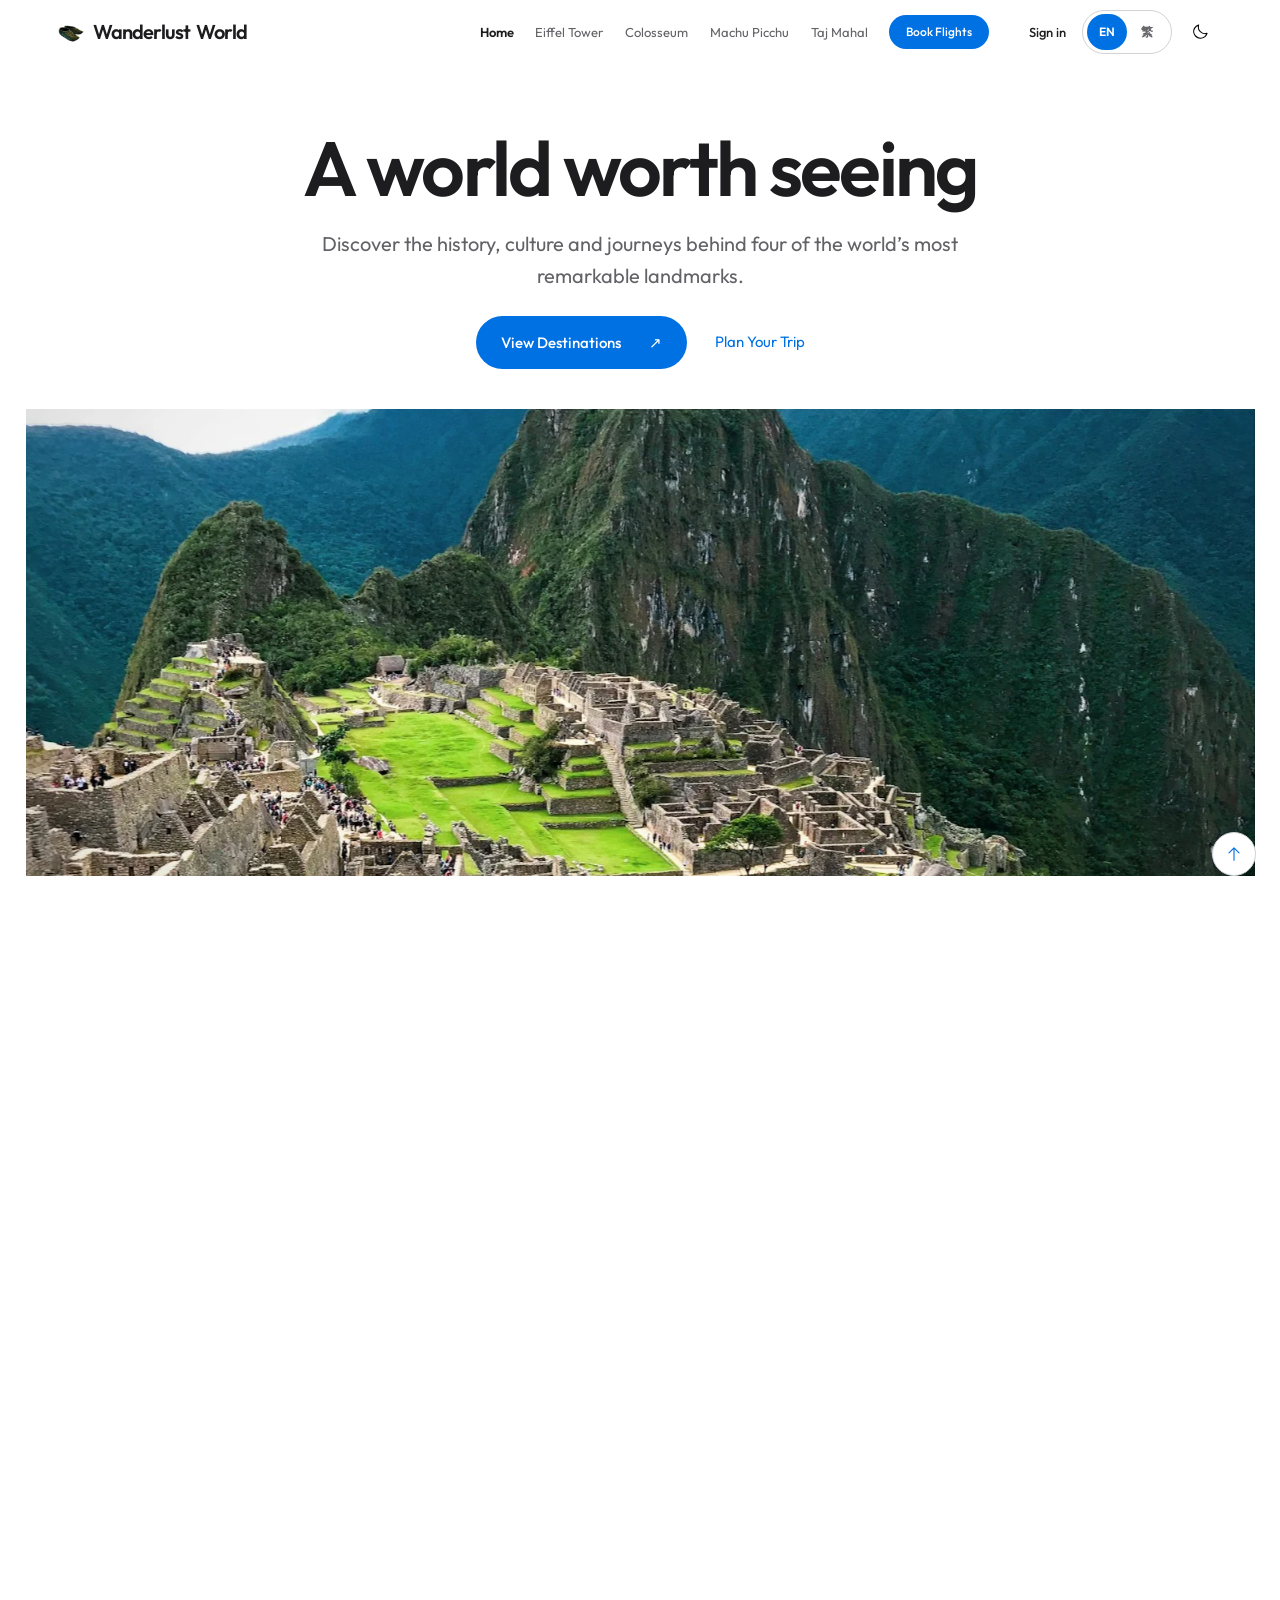
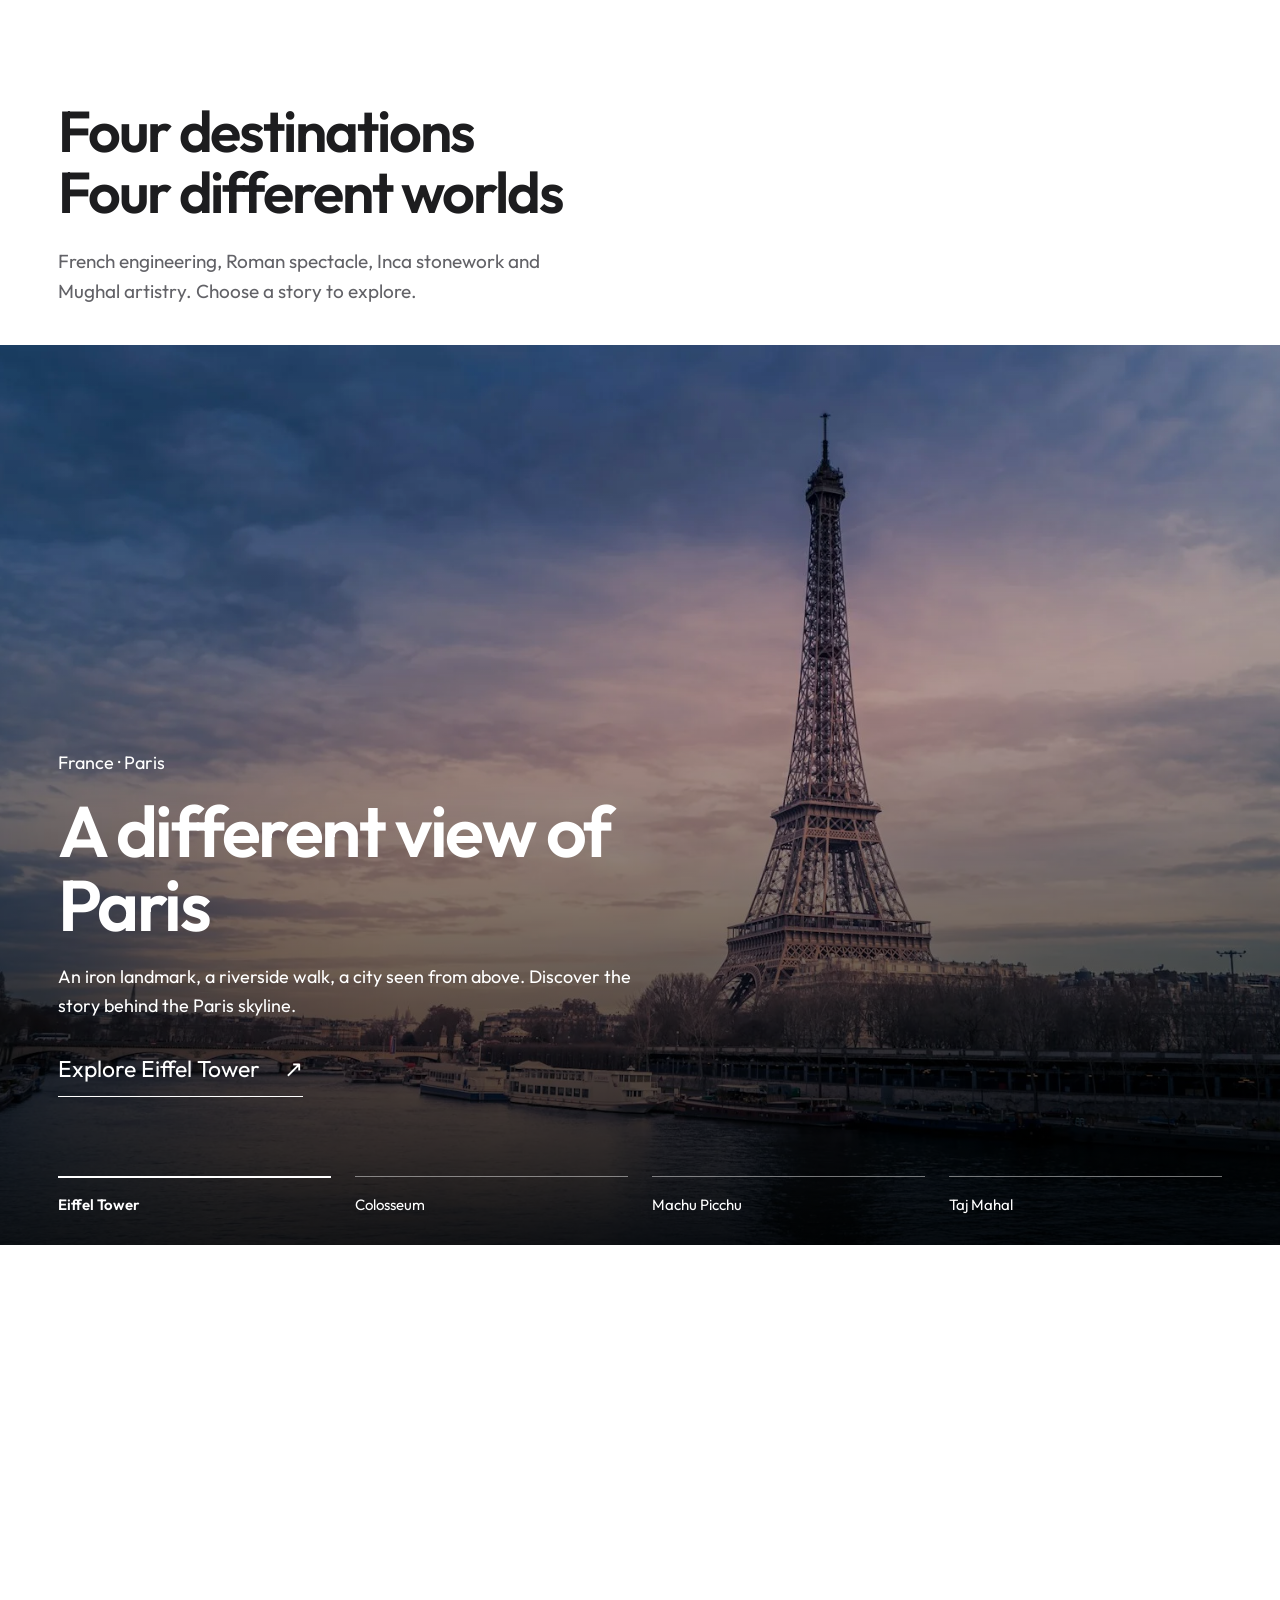
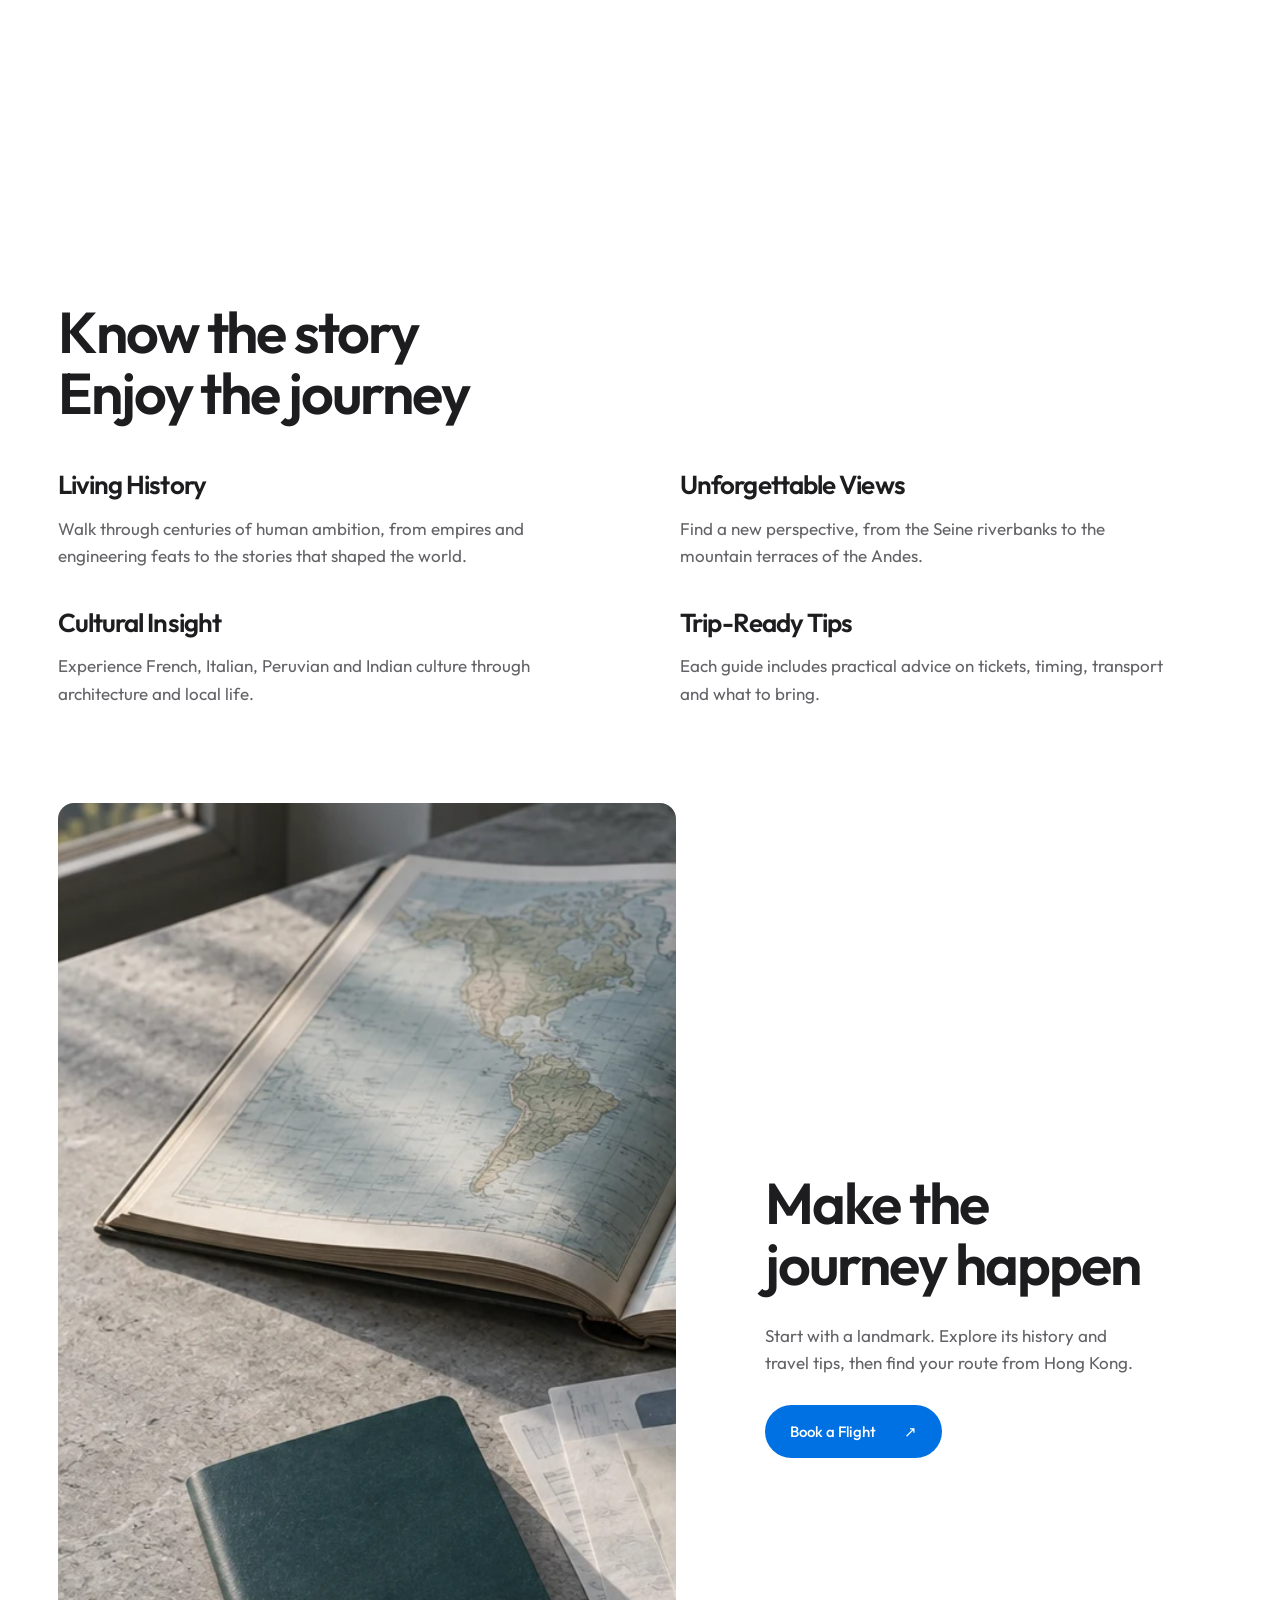
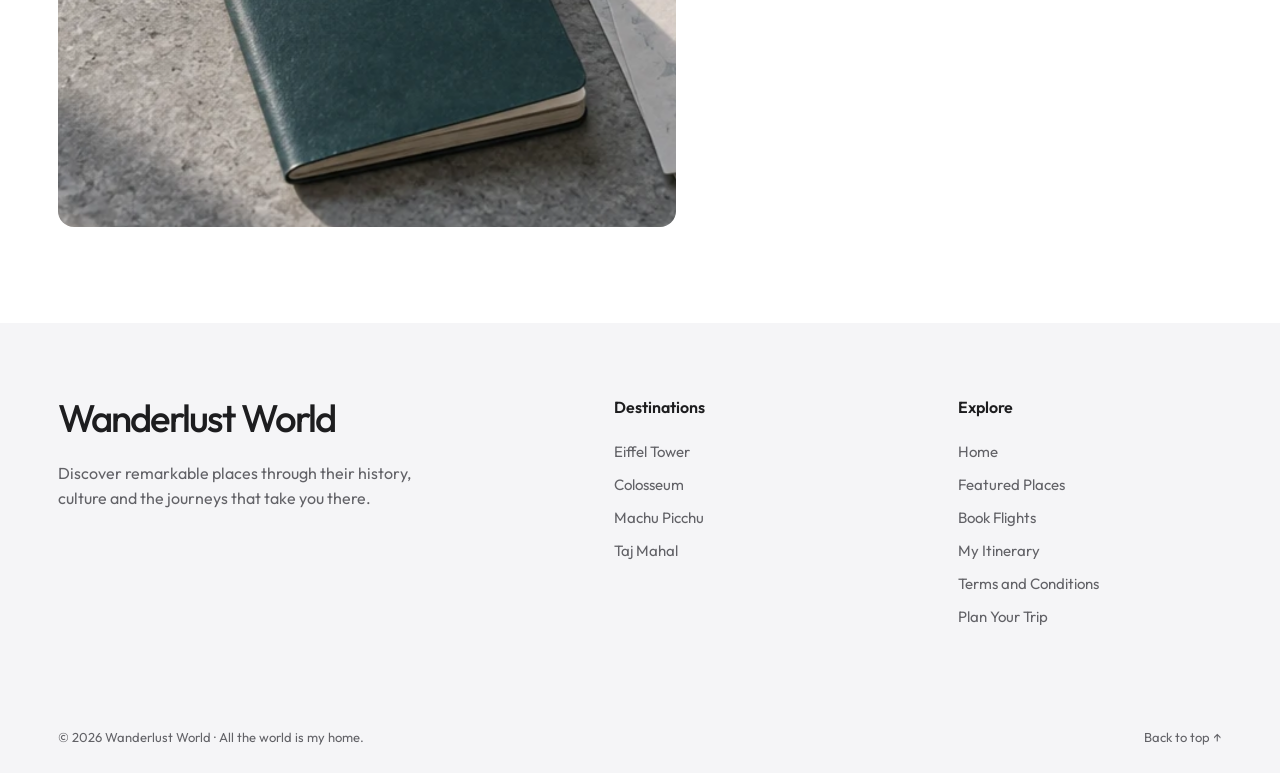
<file: index.html>
<!doctype html>
<html lang="en">
  <head>
    <meta charset="UTF-8" />
    <meta name="viewport" content="width=device-width, initial-scale=1.0" />
    <meta
      name="description"
      content="Explore four iconic tourism attractions from France, Italy, Peru and India. History, travel tips, and videos to plan your journey." data-i18n-attr="content:home.metaDescription"
    />
    <title data-i18n="home.metaTitle">Wanderlust World | Discover Famous Tourism Attractions</title>
    <meta name="color-scheme" content="light dark" />
    <link rel="icon" href="./image/wanderlust.png" type="image/png" />

    <link
      rel="preload"
      href="./image/optimized/machu-picchu.webp"
      as="image"
      fetchpriority="high"
      media="(min-width: 768px)"
    />
    <link
      rel="preload"
      as="image"
      href="./image/optimized/machu-picchu-mobile.webp"
      media="(max-width: 767px)"
      fetchpriority="high"
    />
    <script src="./js/theme.js"></script>
    <script src="./js/lang.js"></script>
    <link rel="stylesheet" href="./css/styles.css?v=20261014-9" />
  </head>
  <body id="top" class="page-index">
    <a class="skip-link" href="#main-content" data-i18n="nav.skip">Skip to content</a>
    <header class="site-header">
      <div class="nav-container">
        <a href="./index.html" class="logo"
          ><img
            src="./image/wanderlust.png"
            alt="Wanderlust logo" data-i18n-attr="alt:common.logoAlt"
            width="32"
            height="32"
          />Wanderlust <span>World</span></a
        >
        <nav class="main-nav" id="main-nav" aria-label="Main navigation" data-i18n-attr="aria-label:nav.main">
          <ul>
            <li>
              <a href="./index.html" class="active" aria-current="page" data-i18n="nav.home">Home</a>
            </li>
            <li><a href="./eiffel-tower.html" data-i18n="nav.eiffel">Eiffel Tower</a></li>
            <li><a href="./colosseum.html" data-i18n="nav.colosseum">Colosseum</a></li>
            <li><a href="./machu-picchu.html" data-i18n="nav.machu">Machu Picchu</a></li>
            <li><a href="./taj-mahal.html" data-i18n="nav.taj">Taj Mahal</a></li>
            <li class="nav-account"><a href="./sign-in.html" data-i18n="nav.signIn">Sign in</a></li>
            <li><a href="./booking.html" data-i18n="nav.flights">Book Flights</a></li>
          </ul>
        </nav>
        <div class="header-actions">
          <div class="account-slot">
            <a class="account-link" href="./sign-in.html" data-i18n="nav.signIn">Sign in</a>
          </div>
          <div
            class="lang-switch"
            role="group"
            aria-label="Language"
            data-i18n-attr="aria-label:lang.group"
          >
            <button type="button" data-set-lang="en" aria-pressed="true">
              EN
            </button>
            <button
              type="button"
              data-set-lang="zh-HK"
              lang="zh-HK"
              aria-pressed="false"
            >
              繁
            </button>
          </div>
          <button
            class="theme-toggle"
            type="button"
            aria-label="Switch color theme"
            title="Switch color theme"
          >
            <img
              class="theme-icon theme-icon-moon"
              src="./image/icons/moon.svg"
              alt=""
              width="18"
              height="18"
            />
            <img
              class="theme-icon theme-icon-sun"
              src="./image/icons/sun.svg"
              alt=""
              width="18"
              height="18"
            />
            <span class="sr-only">Switch color theme</span>
          </button>
          <button
            class="hamburger-btn"
            type="button"
            aria-label="Open navigation" data-i18n-attr="aria-label:nav.open"
            aria-controls="main-nav"
            aria-expanded="false"
          >
            <span></span><span></span>
          </button>
        </div>
      </div>
    </header>
    <main id="main-content">
      <section class="home-hero cinematic-hero" aria-labelledby="hero-title">
        <div class="hero-media">
          <picture
            ><source
              media="(max-width: 767px)"
              srcset="./image/optimized/machu-picchu-mobile.webp" />
            <img
              src="./image/optimized/machu-picchu.webp"
              alt="The Inca terraces of Machu Picchu beneath the Andean mountains" data-i18n-attr="alt:home.heroAlt"
              width="1600"
              height="1060"
              fetchpriority="high"
              srcset="
                ./image/optimized/machu-picchu-800.webp  800w,
                ./image/optimized/machu-picchu.webp     1600w
              "
              sizes="100vw"
          /></picture>
        </div>
        <div class="hero-content">
          <h1 id="hero-title" data-i18n="home.heroTitle">A world worth seeing.</h1>
          <p data-i18n="home.heroLead">
            Discover the history, culture and journeys behind four of the
            world’s most remarkable landmarks.
          </p>
          <div class="banner-actions">
            <a class="btn" href="#destinations"
              ><span data-i18n="home.viewDestinations">View Destinations</span> <span aria-hidden="true">↗</span></a
            ><a class="hero-link" href="#plan" data-i18n="home.planLink">Plan Your Trip</a>
          </div>
        </div>
      </section>
      <section
        id="destinations"
        class="destination-section"
        aria-labelledby="destination-title"
      >
        <div class="section-intro container">
          <h2 id="destination-title" data-i18n-html="home.destTitle">
            Four destinations.<br />Four different worlds.
          </h2>
          <p data-i18n="home.destLead">
            French engineering, Roman spectacle, Inca stonework and Mughal
            artistry. Choose a story to explore.
          </p>
        </div>
        <div class="destination-journey" data-journey>
          <article class="journey-panel" id="journey-eiffel-tower">
            <div class="journey-copy">
              <p class="destination-location" data-i18n="place.franceParis">France · Paris</p>
              <h3 data-i18n="home.eiffelTitle">A different view of Paris.</h3>
              <p data-i18n="home.eiffelLead">
                An iron landmark, a riverside walk, a city seen from above.
                Discover the story behind the Paris skyline.
              </p>
              <a class="text-link" href="./eiffel-tower.html"
                ><span data-i18n="home.exploreEiffel">Explore Eiffel Tower</span> <span aria-hidden="true">↗</span></a
              >
            </div>
            <figure class="journey-photo">
              <img
                src="./image/optimized/eiffel-tower.webp"
                alt="Eiffel Tower" data-i18n-attr="alt:nav.eiffel"
                width="1600"
                height="1067"
                loading="lazy"
                srcset="
                  ./image/optimized/eiffel-tower-800.webp  800w,
                  ./image/optimized/eiffel-tower.webp     1600w
                "
                sizes="100vw"
              />
              <figcaption data-i18n="nav.eiffel">Eiffel Tower</figcaption>
            </figure>
          </article>
          <article class="journey-panel" id="journey-colosseum">
            <div class="journey-copy">
              <p class="destination-location" data-i18n="place.italyRome">Italy · Rome</p>
              <h3 data-i18n="home.colosseumTitle">Walk into ancient Rome.</h3>
              <p data-i18n="home.colosseumLead">
                Beyond the monumental arches, discover the engineering and
                spectacle of the Roman world.
              </p>
              <a class="text-link" href="./colosseum.html"
                ><span data-i18n="home.exploreColosseum">Explore Colosseum</span> <span aria-hidden="true">↗</span></a
              >
            </div>
            <figure class="journey-photo">
              <img
                src="./image/optimized/colosseum.webp"
                alt="Colosseum" data-i18n-attr="alt:nav.colosseum"
                width="1600"
                height="1067"
                loading="lazy"
                srcset="
                  ./image/optimized/colosseum-800.webp  800w,
                  ./image/optimized/colosseum.webp     1600w
                "
                sizes="100vw"
              />
              <figcaption data-i18n="nav.colosseum">Colosseum</figcaption>
            </figure>
          </article>
          <article class="journey-panel" id="journey-machu-picchu">
            <div class="journey-copy">
              <p class="destination-location" data-i18n="place.peruAndes">Peru · Andes</p>
              <h3 data-i18n="home.machuTitle">History above the clouds.</h3>
              <p data-i18n="home.machuLead">
                Follow the story of an Inca citadel where precise stonework
                meets the extraordinary landscape of the Andes.
              </p>
              <a class="text-link" href="./machu-picchu.html"
                ><span data-i18n="home.exploreMachu">Explore Machu Picchu</span> <span aria-hidden="true">↗</span></a
              >
            </div>
            <figure class="journey-photo">
              <img
                src="./image/optimized/machu-picchu.webp"
                alt="Machu Picchu" data-i18n-attr="alt:nav.machu"
                width="1600"
                height="1067"
                loading="lazy"
                srcset="
                  ./image/optimized/machu-picchu-800.webp  800w,
                  ./image/optimized/machu-picchu.webp     1600w
                "
                sizes="100vw"
              />
              <figcaption data-i18n="nav.machu">Machu Picchu</figcaption>
            </figure>
          </article>
          <article class="journey-panel" id="journey-taj-mahal">
            <div class="journey-copy">
              <p class="destination-location" data-i18n="place.indiaAgra">India · Agra</p>
              <h3 data-i18n="home.tajTitle">A monument to love.</h3>
              <p data-i18n="home.tajLead">
                Explore the marble, gardens and Mughal artistry of one of
                India’s most recognisable landmarks.
              </p>
              <a class="text-link" href="./taj-mahal.html"
                ><span data-i18n="home.exploreTaj">Explore Taj Mahal</span> <span aria-hidden="true">↗</span></a
              >
            </div>
            <figure class="journey-photo">
              <img
                src="./image/optimized/taj-mahal.webp"
                alt="Taj Mahal" data-i18n-attr="alt:nav.taj"
                width="1600"
                height="1067"
                loading="lazy"
                srcset="
                  ./image/optimized/taj-mahal-800.webp  800w,
                  ./image/optimized/taj-mahal.webp     1600w
                "
                sizes="100vw"
              />
              <figcaption data-i18n="nav.taj">Taj Mahal</figcaption>
            </figure>
          </article>
          <nav
            class="journey-controls"
            aria-label="Preview a destination" data-i18n-attr="aria-label:home.preview"
            hidden
          >
            <button type="button" data-scene="0" data-i18n="nav.eiffel">Eiffel Tower</button
            ><button type="button" data-scene="1" data-i18n="nav.colosseum">Colosseum</button
            ><button type="button" data-scene="2" data-i18n="nav.machu">Machu Picchu</button
            ><button type="button" data-scene="3" data-i18n="nav.taj">Taj Mahal</button>
          </nav>
        </div>
      </section>
      <section class="travel-notes container" aria-labelledby="notes-title">
        <h2 id="notes-title" data-i18n-html="home.notesTitle">Know the story.<br />Enjoy the journey.</h2>
        <div class="notes-grid">
          <div>
            <h3 data-i18n="home.note1Title">Living History</h3>
            <p data-i18n="home.note1">
              Walk through centuries of human ambition, from empires and
              engineering feats to the stories that shaped the world.
            </p>
          </div>
          <div>
            <h3 data-i18n="home.note2Title">Unforgettable Views</h3>
            <p data-i18n="home.note2">
              Find a new perspective, from the Seine riverbanks to the mountain
              terraces of the Andes.
            </p>
          </div>
          <div>
            <h3 data-i18n="home.note3Title">Cultural Insight</h3>
            <p data-i18n="home.note3">
              Experience French, Italian, Peruvian and Indian culture through
              architecture and local life.
            </p>
          </div>
          <div>
            <h3 data-i18n="home.note4Title">Trip-Ready Tips</h3>
            <p data-i18n="home.note4">
              Each guide includes practical advice on tickets, timing, transport
              and what to bring.
            </p>
          </div>
        </div>
      </section>
      <section
        id="plan"
        class="plan-section container"
        aria-labelledby="plan-title"
      >
        <figure>
          <img
            src="./image/optimized/journey-planning.webp"
            alt="An atlas, notebook and camera laid out for planning a journey" data-i18n-attr="alt:home.planAlt"
            width="1536"
            height="1024"
            loading="lazy"
            srcset="
              ./image/optimized/journey-planning-800.webp  800w,
              ./image/optimized/journey-planning.webp     1536w
            "
            sizes="100vw"
          />
        </figure>
        <div class="plan-copy">
          <h2 id="plan-title" data-i18n-html="home.planTitle">Make the<br />journey happen.</h2>
          <p data-i18n="home.planLead">
            Start with a landmark. Explore its history and travel tips, then
            find your route from Hong Kong.
          </p>
          <a class="btn" href="./booking.html"
            ><span data-i18n="home.book">Book a Flight</span> <span aria-hidden="true">↗</span></a
          >
        </div>
      </section>
    </main>
    <footer>
      <div class="footer-inner">
        <div class="footer-col">
          <div class="footer-brand">Wanderlust <span>World</span></div>
          <p data-i18n="footer.blurb">
            Discover remarkable places through their history, culture and the
            journeys that take you there.
          </p>
        </div>
        <div class="footer-col">
          <h3 data-i18n="footer.destinations">Destinations</h3>
          <ul>
            <li><a href="./eiffel-tower.html" data-i18n="nav.eiffel">Eiffel Tower</a></li>
            <li><a href="./colosseum.html" data-i18n="nav.colosseum">Colosseum</a></li>
            <li><a href="./machu-picchu.html" data-i18n="nav.machu">Machu Picchu</a></li>
            <li><a href="./taj-mahal.html" data-i18n="nav.taj">Taj Mahal</a></li>
          </ul>
        </div>
        <div class="footer-col">
          <h3 data-i18n="footer.explore">Explore</h3>
          <ul>
            <li><a href="./index.html" data-i18n="nav.home">Home</a></li>
            <li><a href="./index.html#destinations" data-i18n="footer.featured">Featured Places</a></li>
            <li><a href="./booking.html" data-i18n="nav.flights">Book Flights</a></li>
            <li><a href="./itinerary.html" data-i18n="nav.itinerary">My Itinerary</a></li>
            <li><a href="./terms.html" data-i18n="footer.terms">Terms and Conditions</a></li>
            <li><a href="./index.html#plan" data-i18n="home.planLink">Plan Your Trip</a></li>
          </ul>
        </div>
      </div>
      <div class="footer-bottom">
        <p data-i18n="footer.copy">&copy; 2026 Wanderlust World · All the world is my home.</p>
        <a href="#top" data-i18n="footer.top">Back to top ↑</a>
      </div>
    </footer>
    <button class="back-to-top" type="button" aria-label="Back to top" data-i18n-attr="aria-label:footer.topLabel" hidden>
      ↑
    </button>
    <script src="./js/vendor/gsap.min.js" defer></script>
    <script src="./js/vendor/ScrollTrigger.min.js" defer></script>
    <script src="./js/accounts.js?v=20261014-1" defer></script>
    <script src="./js/i18n.js?v=20261014-1" defer></script>
    <script src="./js/script.js?v=20261014-1" defer></script>
  </body>
</html>
</file>
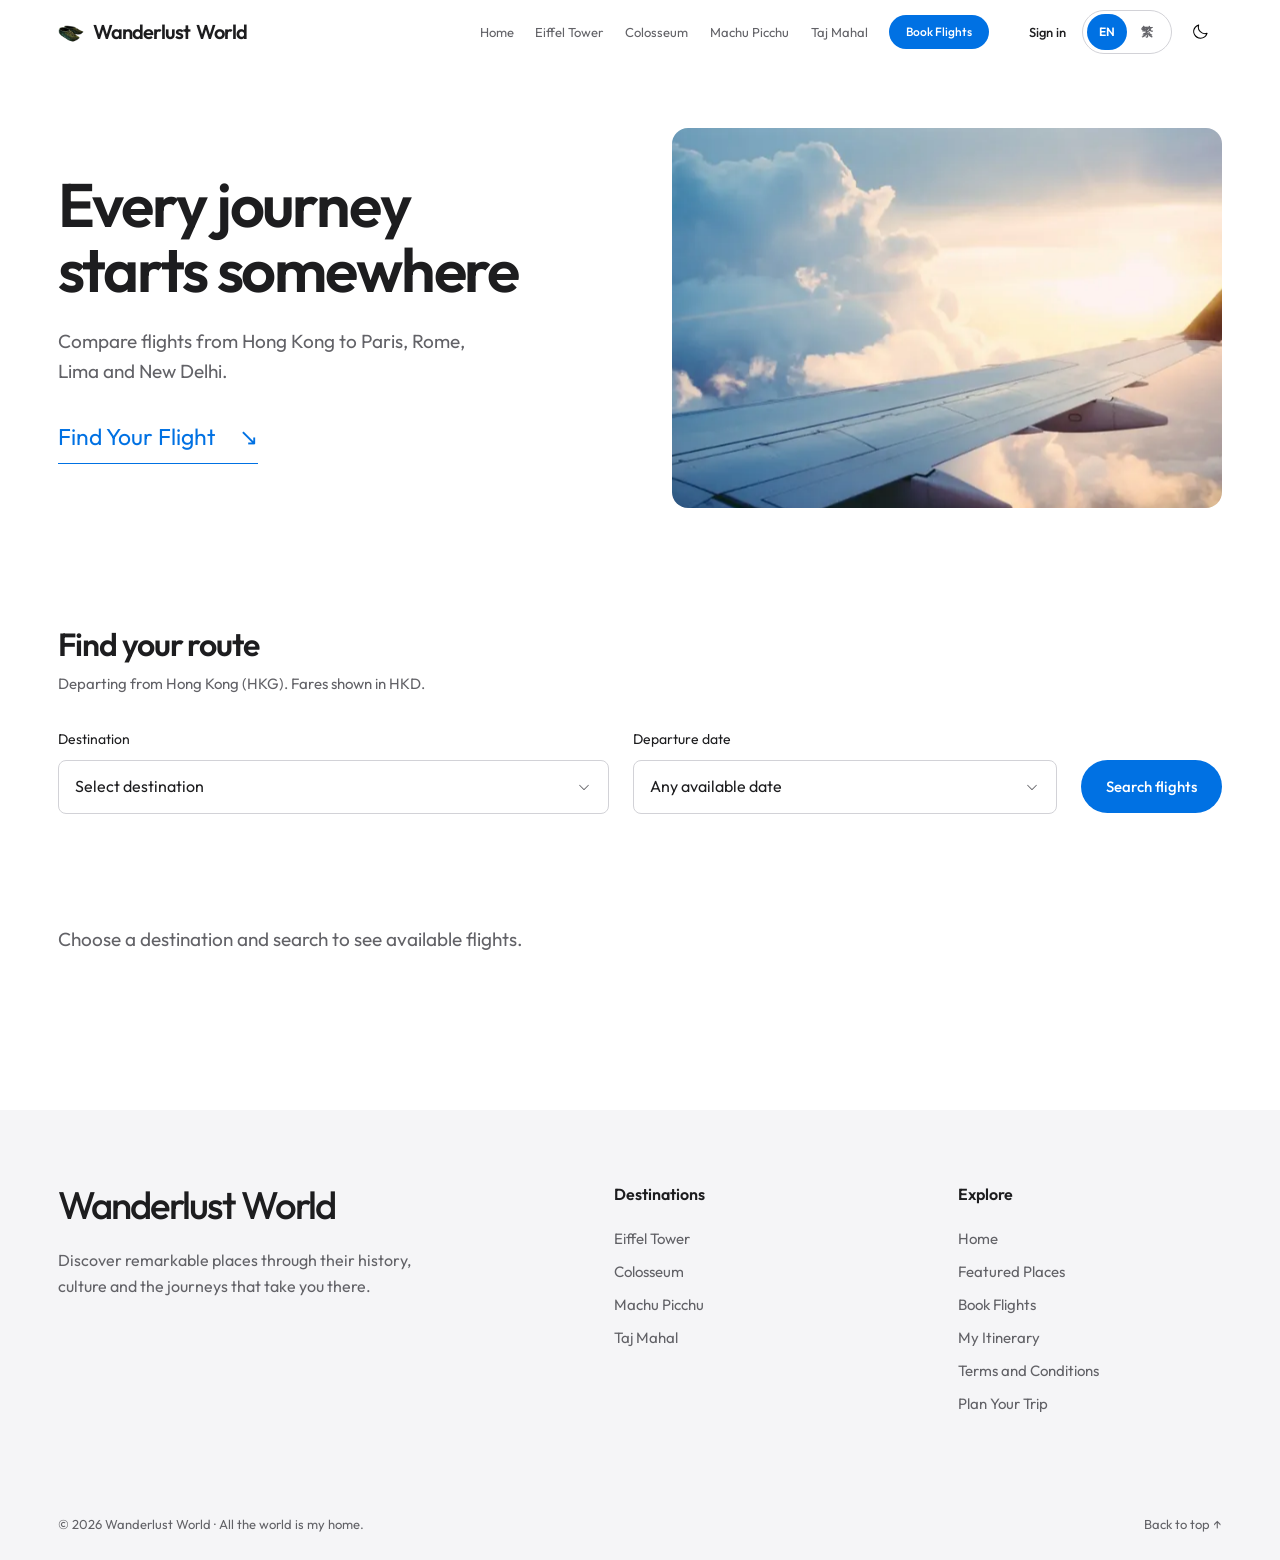
<file: booking.html>
<!doctype html>
<html lang="en">
  <head>
    <meta charset="UTF-8" />
    <meta name="viewport" content="width=device-width, initial-scale=1.0" />
    <meta
      name="description"
      content="Search and book flight tickets to Paris, Rome, Lima and New Delhi." data-i18n-attr="content:booking.metaDescription"
    />
    <title data-i18n="booking.metaTitle">Book Flights | Wanderlust World</title>
    <meta name="color-scheme" content="light dark" />
    <link rel="icon" href="./image/wanderlust.png" type="image/png" />

    <link
      rel="preload"
      href="./image/optimized/booking-banner.webp"
      as="image"
      fetchpriority="high"
      imagesrcset="./image/optimized/booking-banner-800.webp 800w, ./image/optimized/booking-banner.webp 1600w"
      imagesizes="(min-width: 1024px) 60vw, 100vw"
    />
    <script src="./js/theme.js"></script>
    <script src="./js/lang.js"></script>
    <link rel="stylesheet" href="./css/styles.css?v=20261014-9" />
  </head>
  <body id="top" class="page-booking">
    <a class="skip-link" href="#main-content" data-i18n="nav.skip">Skip to content</a>
    <header class="site-header">
      <div class="nav-container">
        <a href="./index.html" class="logo"
          ><img
            src="./image/wanderlust.png"
            alt="Wanderlust logo" data-i18n-attr="alt:common.logoAlt"
            width="32"
            height="32"
          />Wanderlust <span>World</span></a
        >
        <nav class="main-nav" id="main-nav" aria-label="Main navigation" data-i18n-attr="aria-label:nav.main">
          <ul>
            <li><a href="./index.html" data-i18n="nav.home">Home</a></li>
            <li><a href="./eiffel-tower.html" data-i18n="nav.eiffel">Eiffel Tower</a></li>
            <li><a href="./colosseum.html" data-i18n="nav.colosseum">Colosseum</a></li>
            <li><a href="./machu-picchu.html" data-i18n="nav.machu">Machu Picchu</a></li>
            <li><a href="./taj-mahal.html" data-i18n="nav.taj">Taj Mahal</a></li>
            <li class="nav-account"><a href="./sign-in.html" data-i18n="nav.signIn">Sign in</a></li>
            <li>
              <a href="./booking.html" class="active" aria-current="page"
                 data-i18n="nav.flights">Book Flights</a>
            </li>
          </ul>
        </nav>
        <div class="header-actions">
          <div class="account-slot">
            <a class="account-link" href="./sign-in.html" data-i18n="nav.signIn">Sign in</a>
          </div>
          <div
            class="lang-switch"
            role="group"
            aria-label="Language"
            data-i18n-attr="aria-label:lang.group"
          >
            <button type="button" data-set-lang="en" aria-pressed="true">
              EN
            </button>
            <button
              type="button"
              data-set-lang="zh-HK"
              lang="zh-HK"
              aria-pressed="false"
            >
              繁
            </button>
          </div>
          <button
            class="theme-toggle"
            type="button"
            aria-label="Switch color theme"
            title="Switch color theme"
          >
            <img
              class="theme-icon theme-icon-moon"
              src="./image/icons/moon.svg"
              alt=""
              width="18"
              height="18"
            />
            <img
              class="theme-icon theme-icon-sun"
              src="./image/icons/sun.svg"
              alt=""
              width="18"
              height="18"
            />
            <span class="sr-only">Switch color theme</span>
          </button>
          <button
            class="hamburger-btn"
            type="button"
            aria-label="Open navigation" data-i18n-attr="aria-label:nav.open"
            aria-controls="main-nav"
            aria-expanded="false"
          >
            <span></span><span></span>
          </button>
        </div>
      </div>
    </header>
    <main id="main-content" class="booking-main container">
      <section class="booking-hero">
        <div>
          <h1 data-i18n-html="booking.heroTitle">Every journey<br />starts somewhere.</h1>
          <p data-i18n="booking.heroLead">
            Compare flights from Hong Kong to Paris, Rome, Lima and New Delhi.
          </p>
          <a class="text-link" href="#search-form"
            ><span data-i18n="booking.find">Find Your Flight</span> <span aria-hidden="true">↘</span></a
          >
        </div>
        <figure>
          <img
            src="./image/optimized/booking-banner.webp"
            alt="A view above the clouds from an aircraft window" data-i18n-attr="alt:booking.heroAlt"
            width="1600"
            height="1063"
            fetchpriority="high"
            srcset="
              ./image/optimized/booking-banner-800.webp  800w,
              ./image/optimized/booking-banner.webp     1600w
            "
            sizes="(min-width: 1024px) 60vw, 100vw"
          />
        </figure>
      </section>
      <section class="booking-panel">
        <form id="search-form" class="search-form">
          <div class="search-heading">
            <h2 data-i18n="booking.routeTitle">Find your route.</h2>
            <p data-i18n="booking.routeNote">Departing from Hong Kong (HKG). Fares shown in HKD.</p>
          </div>
          <div class="form-row form-row-3">
            <div class="form-group">
              <label for="destination" data-i18n="booking.destination">Destination</label>
              <select id="destination" name="destination" required>
                <option value="" data-i18n="booking.selectDestination">Select destination</option>
                <option value="eiffel-tower" data-i18n="booking.optParis">Paris (Eiffel Tower)</option>
                <option value="colosseum" data-i18n="booking.optRome">Rome (Colosseum)</option>
                <option value="machu-picchu" data-i18n="booking.optLima">Lima (Machu Picchu)</option>
                <option value="taj-mahal" data-i18n="booking.optDelhi">New Delhi (Taj Mahal)</option>
              </select>
            </div>
            <div class="form-group">
              <label for="depart-date" data-i18n="booking.departDate">Departure date</label>
              <select id="depart-date" name="depart-date">
                <option value="" data-i18n="booking.anyDate">Any available date</option>
                <option value="2026-11-12" data-i18n="booking.d20261112">12 Nov 2026</option>
                <option value="2026-11-13" data-i18n="booking.d20261113">13 Nov 2026</option>
                <option value="2026-11-14" data-i18n="booking.d20261114">14 Nov 2026</option>
                <option value="2026-11-15" data-i18n="booking.d20261115">15 Nov 2026</option>
                <option value="2026-11-18" data-i18n="booking.d20261118">18 Nov 2026</option>
                <option value="2026-11-19" data-i18n="booking.d20261119">19 Nov 2026</option>
                <option value="2026-11-20" data-i18n="booking.d20261120">20 Nov 2026</option>
                <option value="2026-11-22" data-i18n="booking.d20261122">22 Nov 2026</option>
              </select>
            </div>
            <div class="form-group form-actions">
              <label>&nbsp;</label>
              <button type="submit" class="btn btn-search" data-i18n="booking.search">
                Search flights
              </button>
            </div>
          </div>
          <!-- <p class="demo-note" data-i18n="booking.demo">
            Sample flights and bookings for demonstration. No payment or live
            reservation is made.
          </p> -->
        </form>

        <div id="loading-state" class="loading-state hidden" role="status">
          <div class="loading-label">
            <div
              class="orb-loader"
              data-orb-state="searching"
              aria-hidden="true"
            >
              <span></span><span></span><span></span>
            </div>
            <div>
              <p class="loading-title" data-i18n="booking.loadingTitle">Finding sample flights...</p>
              <p class="loading-caption" data-i18n="booking.loadingCaption">Matching routes and cabin fares.</p>
            </div>
            <span class="loading-step" aria-hidden="true">1 / 3</span>
          </div>
          <span class="search-progress" aria-hidden="true"></span>
          <div class="flight-skeleton" aria-hidden="true">
            <div class="skeleton-route">
              <span class="skeleton-line sk-airline"></span>
              <div>
                <span class="skeleton-airport">
                  <span class="skeleton-line sk-time"></span>
                  <span class="skeleton-line sk-code"></span>
              </span>
                <span class="skeleton-line sk-path"></span>
                <span class="skeleton-airport">
                  <span class="skeleton-line sk-time"></span>
                  <span class="skeleton-line sk-code"></span>
                </span>
              </div>
              <span class="skeleton-line sk-date"></span>
            </div>
            <div class="skeleton-fare">
              <span class="skeleton-line sk-price"></span>
              <span class="skeleton-line sk-hint"></span>
            </div>
            <div class="skeleton-fare">
              <span class="skeleton-line sk-price"></span>
              <span class="skeleton-line sk-hint"></span>
            </div>
            <div class="skeleton-fare">
              <span class="skeleton-line sk-price"></span>
              <span class="skeleton-line sk-hint"></span>
            </div>
          </div>
          <div class="flight-skeleton" aria-hidden="true">
            <div class="skeleton-route">
              <span class="skeleton-line sk-airline"></span>
              <div>
                <span class="skeleton-airport">
                  <span class="skeleton-line sk-time"></span>
                  <span class="skeleton-line sk-code"></span>
                </span>
                <span class="skeleton-line sk-path"></span>
                <span class="skeleton-airport">
                  <span class="skeleton-line sk-time"></span>
                  <span class="skeleton-line sk-code"></span>
                </span>
              </div>
              <span class="skeleton-line sk-date"></span>
            </div>
            <div class="skeleton-fare">
              <span class="skeleton-line sk-price"></span>
              <span class="skeleton-line sk-hint"></span>
            </div>
            <div class="skeleton-fare">
              <span class="skeleton-line sk-price"></span>
              <span class="skeleton-line sk-hint"></span>
            </div>
            <div class="skeleton-fare">
              <span class="skeleton-line sk-price"></span>
              <span class="skeleton-line sk-hint"></span>
            </div>
          </div>
        </div>
        <div
          id="results-area"
          class="results-area"
          aria-live="polite"
          aria-atomic="false"
        >
          <p class="results-placeholder" data-i18n="booking.placeholder">
            Choose a destination and search to see available flights.
          </p>
        </div>
      </section>

      <div id="continue-modal" class="modal hidden" aria-hidden="true">
        <div class="modal-backdrop" data-close-continue></div>
        <div
          class="modal-panel"
          role="dialog"
          aria-modal="true"
          aria-labelledby="continue-title"
          aria-describedby="continue-lead"
        >
          <button
            type="button"
            class="modal-close"
            data-close-continue
            aria-label="Close"
            data-i18n-attr="aria-label:booking.close"
          >
            &times;
          </button>
          <h2 id="continue-title" data-i18n="booking.continueTitle">
            How do you want to continue?
          </h2>
          <p id="continue-lead" data-i18n="booking.continueLead">
            Sign in to keep this trip in My Itinerary, or continue as a guest on
            this device.
          </p>
          <div class="continue-actions">
            <button
              type="button"
              class="btn btn-quiet"
              id="continue-as-guest"
              data-initial-focus
              data-i18n="booking.continueGuest"
            >
              Continue as guest
            </button>
            <button
              type="button"
              class="btn"
              id="continue-as-member"
              data-i18n="booking.continueMember"
            >
              Continue as member
            </button>
          </div>
        </div>
      </div>

      <div id="booking-modal" class="modal hidden" aria-hidden="true">
        <div class="modal-backdrop" data-close-modal></div>
        <div
          class="modal-panel"
          role="dialog"
          aria-labelledby="modal-title"
          aria-modal="true"
        >
          <button
            type="button"
            class="modal-close"
            data-close-modal
            aria-label="Close" data-i18n-attr="aria-label:booking.close"
          >
            &times;
          </button>
          <h2 id="modal-title" data-i18n="booking.modalTitle">Complete your booking</h2>
          <div id="modal-flight-summary" class="modal-summary"></div>
          <form id="booking-form" class="booking-form">
            <p id="booking-context-note" class="form-note" hidden></p>
            <div class="form-row two-col">
              <div class="form-group">
                <label for="passenger-name" data-i18n="booking.fullName">Full name</label>
                <input
                  type="text"
                  autocomplete="name"
                  id="passenger-name"
                  required
                  placeholder="As on passport" data-i18n-attr="placeholder:booking.passport"
                />
              </div>
              <div class="form-group">
                <label for="passenger-email" data-i18n="booking.email">Email</label>
                <input
                  type="email"
                  autocomplete="email"
                  id="passenger-email"
                  required
                  placeholder="example@example.com"
                />
              </div>
            </div>
            <div class="form-row two-col">
              <div class="form-group">
                <label for="passengers" data-i18n="booking.passengers">Passengers</label>
                <select id="passengers" required>
                  <option value="1">1</option>
                  <option value="2">2</option>
                  <option value="3">3</option>
                  <option value="4">4</option>
                </select>
              </div>
              <div class="form-group">
                <label for="passenger-phone" data-i18n="booking.phone">Phone (optional)</label>
                <input
                  type="tel"
                  autocomplete="tel"
                  id="passenger-phone"
                  placeholder="+852 XXXX-XXXX"
                />
              </div>
            </div>
            <p class="form-note" data-i18n="booking.formNote">
              Please check your details carefully before confirming. A booking
              reference will be issued after submission.
            </p>
            <button type="submit" class="btn btn-search" data-i18n="booking.confirm">
              Confirm booking
            </button>
          </form>
          <div
            id="booking-progress"
            class="booking-progress hidden"
            role="status"
          >
            <div
              class="orb-loader"
              data-orb-state="composing"
              aria-hidden="true"
            ></div>
            <p class="progress-title" data-i18n="booking.creating">Creating your sample itinerary...</p>
            <p class="loading-caption" data-i18n="booking.progressCaption">Saving your selection on this device.</p>
            <span class="search-progress" aria-hidden="true"></span>
            <div class="confirmation-skeleton" aria-hidden="true">
              <div>
                <span class="skeleton-line sk-time"></span>
                <span class="skeleton-line sk-time"></span>
              </div>
              <span class="skeleton-line sk-date"></span>
              <span class="skeleton-line sk-airline"></span>
              <span class="skeleton-line sk-hint"></span>
            </div>
          </div>
        </div>
      </div>

      <div id="confirm-modal" class="modal hidden" aria-hidden="true">
        <div class="modal-backdrop" data-close-confirm></div>
        <div
          class="modal-panel confirm-panel"
          role="dialog"
          aria-modal="true"
          aria-labelledby="confirm-title"
        >
          <button
            type="button"
            class="modal-close"
            data-close-confirm
            aria-label="Close" data-i18n-attr="aria-label:booking.close"
          >
            &times;
          </button>
          <div class="confirmation-heading">
            <div class="confirm-icon" aria-hidden="true"></div>
            <div>
              <h2 id="confirm-title" data-i18n="booking.confirmedTitle">Booking confirmed</h2>
              <p class="confirm-intro" data-i18n="booking.confirmedIntro">Your sample itinerary is ready.</p>
            </div>
          </div>
          <div id="confirm-details"></div>
          <!-- <p class="confirmation-note" data-i18n="booking.confirmedNote">
            Demo booking only. No payment or live reservation.
          </p> -->
          <button type="button" class="btn" data-close-confirm data-i18n="booking.done">Done</button>
        </div>
      </div>
    </main>
    <noscript
      ><p class="no-results" data-i18n="booking.noscript">
        Enable JavaScript to search the sample flights and try the booking form.
      </p></noscript
    >
    <footer>
      <div class="footer-inner">
        <div class="footer-col">
          <div class="footer-brand">Wanderlust <span>World</span></div>
          <p data-i18n="footer.blurb">
            Discover remarkable places through their history, culture and the
            journeys that take you there.
          </p>
        </div>
        <div class="footer-col">
          <h3 data-i18n="footer.destinations">Destinations</h3>
          <ul>
            <li><a href="./eiffel-tower.html" data-i18n="nav.eiffel">Eiffel Tower</a></li>
            <li><a href="./colosseum.html" data-i18n="nav.colosseum">Colosseum</a></li>
            <li><a href="./machu-picchu.html" data-i18n="nav.machu">Machu Picchu</a></li>
            <li><a href="./taj-mahal.html" data-i18n="nav.taj">Taj Mahal</a></li>
          </ul>
        </div>
        <div class="footer-col">
          <h3 data-i18n="footer.explore">Explore</h3>
          <ul>
            <li><a href="./index.html" data-i18n="nav.home">Home</a></li>
            <li><a href="./index.html#destinations" data-i18n="footer.featured">Featured Places</a></li>
            <li><a href="./booking.html" data-i18n="nav.flights">Book Flights</a></li>
            <li><a href="./itinerary.html" data-i18n="nav.itinerary">My Itinerary</a></li>
            <li><a href="./terms.html" data-i18n="footer.terms">Terms and Conditions</a></li>
            <li><a href="./index.html#plan" data-i18n="home.planLink">Plan Your Trip</a></li>
          </ul>
        </div>
      </div>
      <div class="footer-bottom">
        <p data-i18n="footer.copy">&copy; 2026 Wanderlust World · All the world is my home.</p>
        <a href="#top" data-i18n="footer.top">Back to top ↑</a>
      </div>
    </footer>
    <button class="back-to-top" type="button" aria-label="Back to top" data-i18n-attr="aria-label:footer.topLabel" hidden>
      ↑
    </button>
    <script src="./js/vendor/gsap.min.js" defer></script>
    <script src="./js/vendor/ScrollTrigger.min.js" defer></script>
    <script src="./js/vendor/thinking-orbs.min.js" defer></script>
    <script src="./js/orbs.js?v=20261014-1" defer></script>
    <script src="./js/accounts.js?v=20261014-1" defer></script>
    <script src="./js/i18n.js?v=20261014-1" defer></script>
    <script src="./js/script.js?v=20261014-1" defer></script>
    <script src="./data/tickets.js" defer></script>
    <script src="./js/booking.js?v=20261014-1" defer></script>
  </body>
</html>
</file>
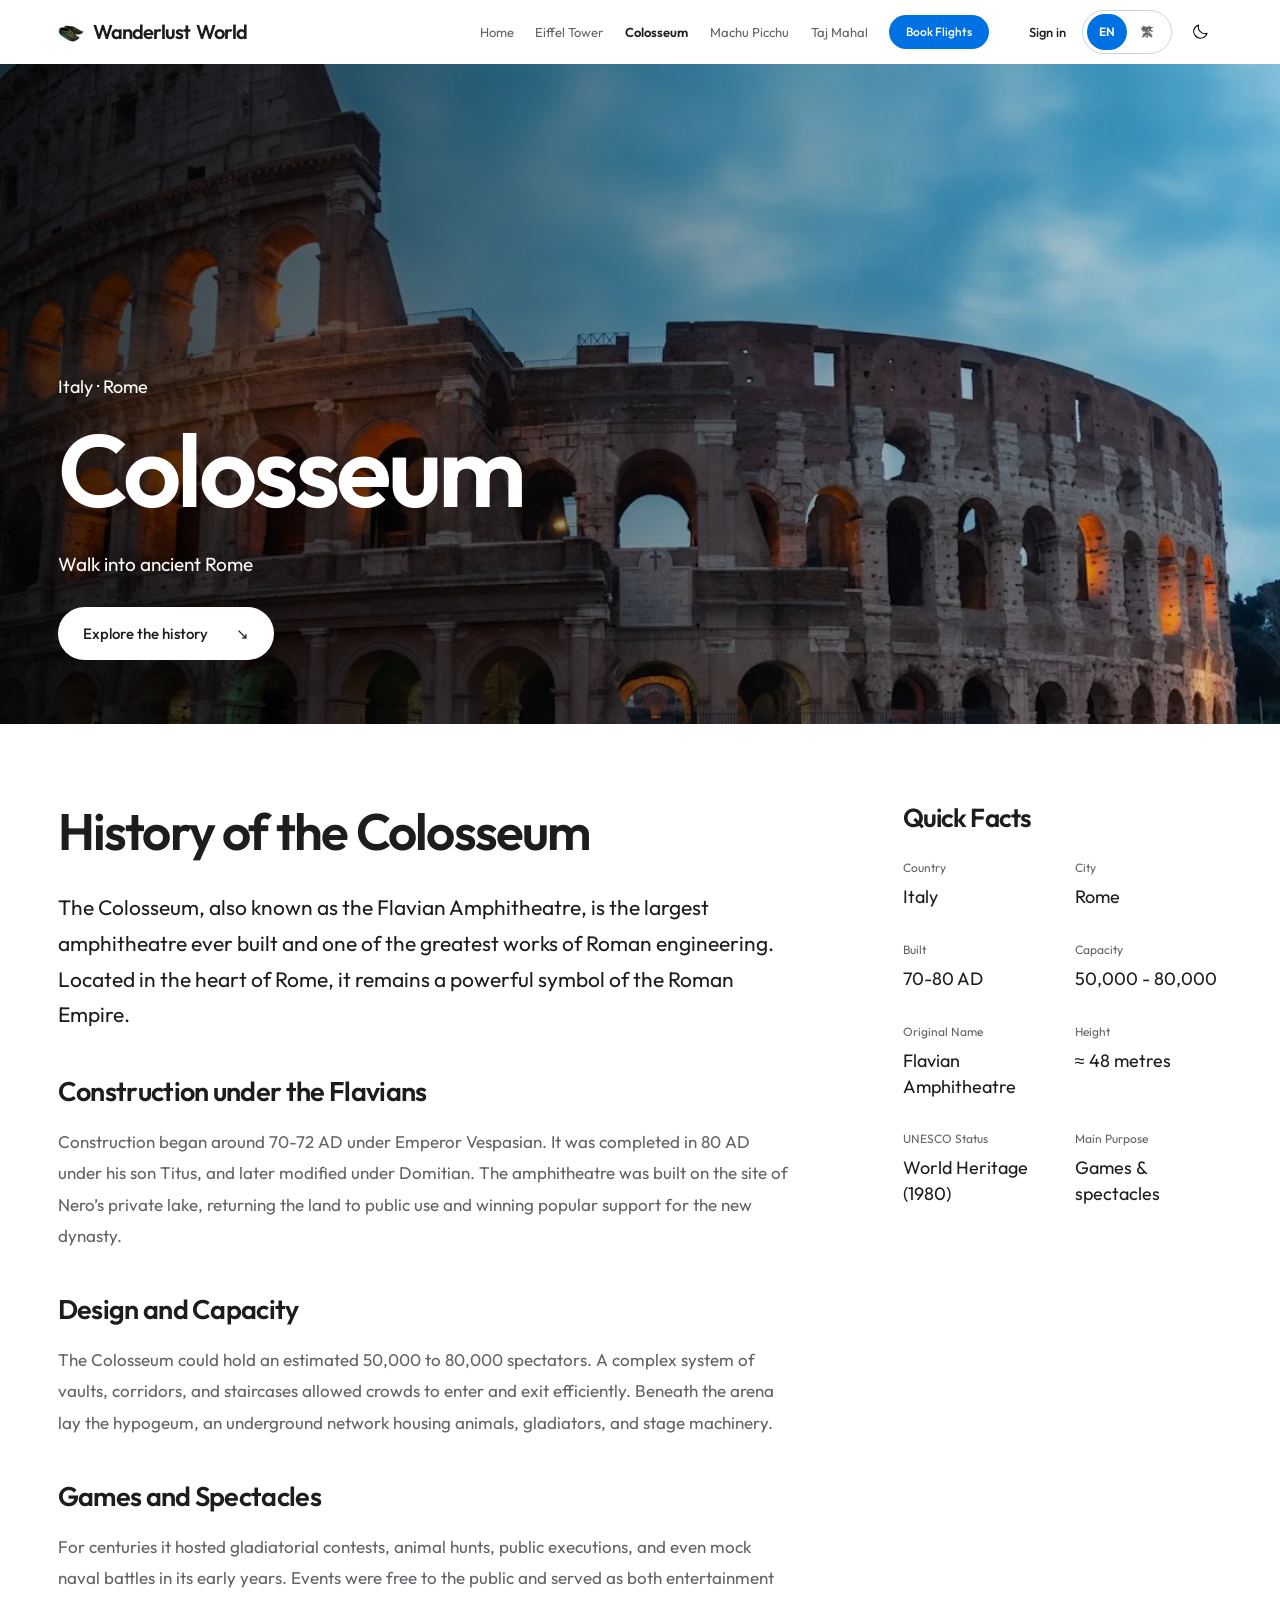
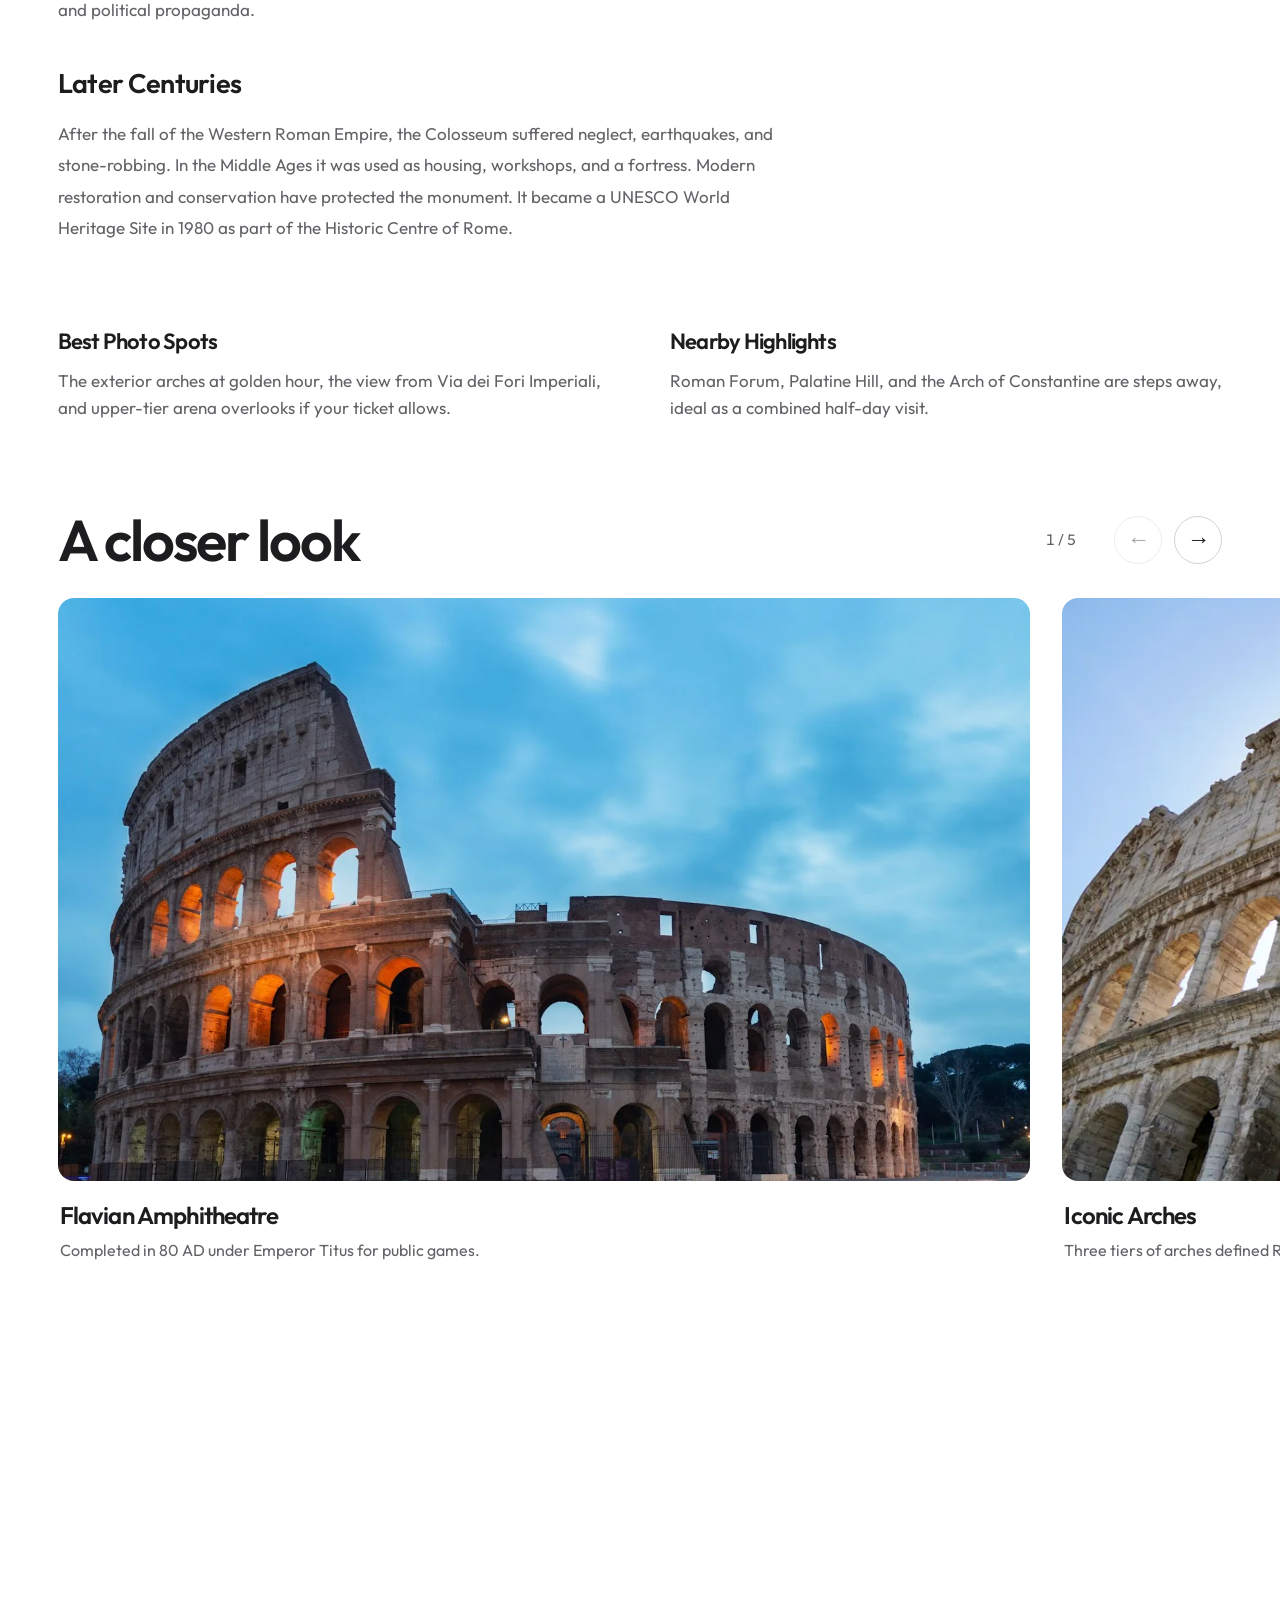
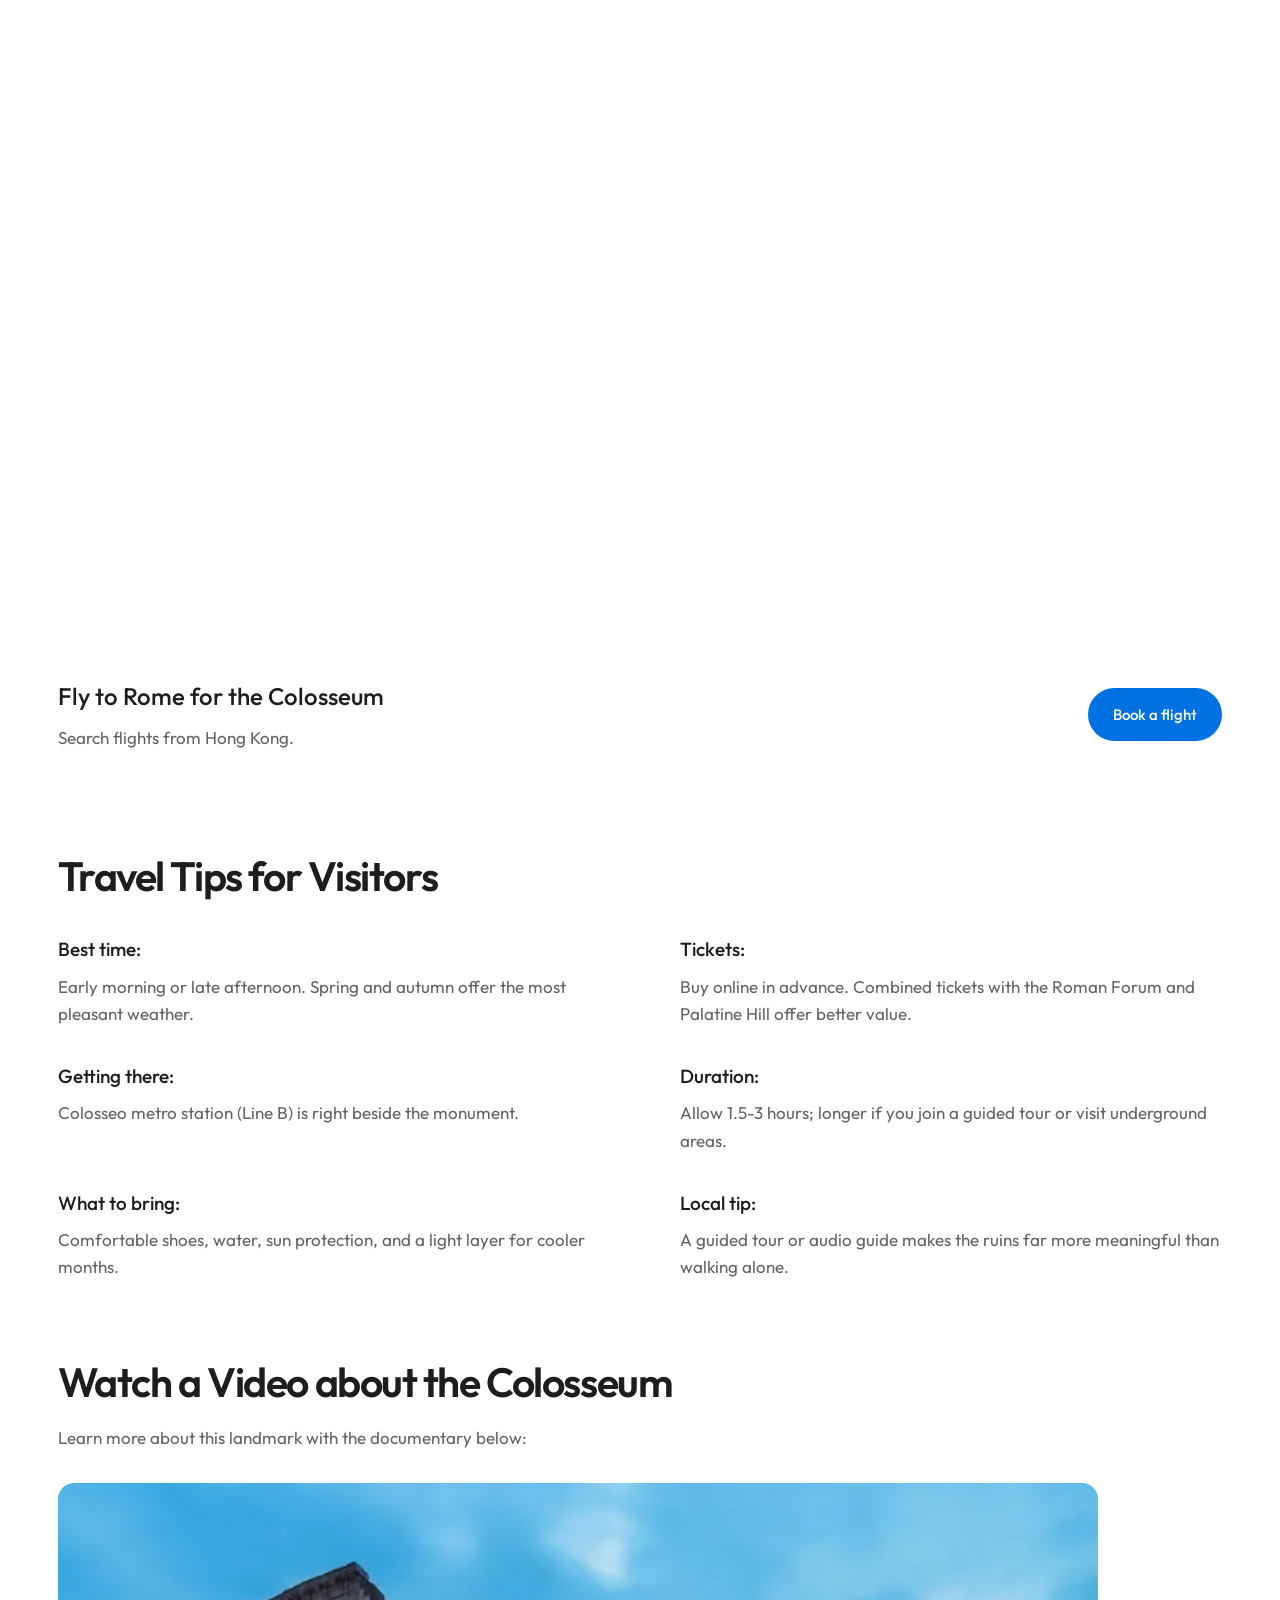
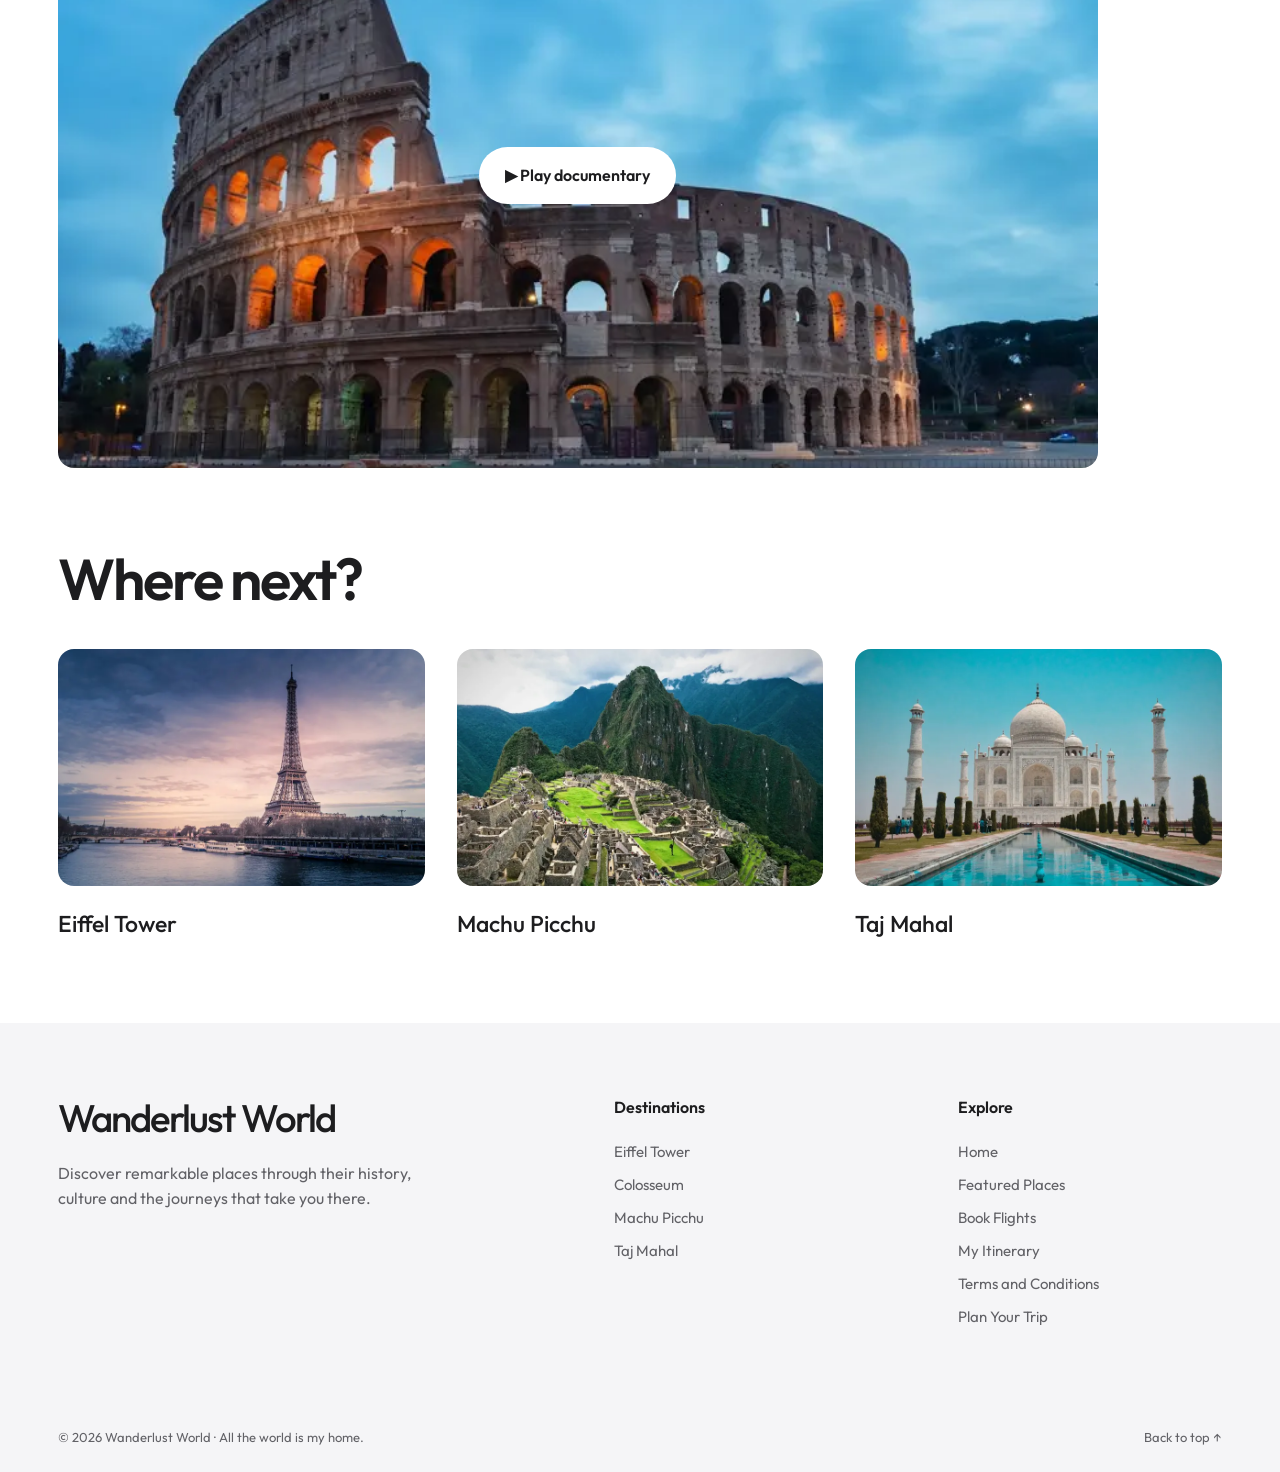
<file: colosseum.html>
<!doctype html>
<html lang="en">
  <head>
    <meta charset="UTF-8" />
    <meta name="viewport" content="width=device-width, initial-scale=1.0" />
    <meta
      name="description"
      content="History, travel tips, and visitor guide for the Colosseum in Rome, Italy." data-i18n-attr="content:colosseum.metaDescription"
    />
    <title data-i18n="colosseum.metaTitle">Colosseum | Wanderlust World</title>
    <meta name="color-scheme" content="light dark" />
    <link rel="icon" href="./image/wanderlust.png" type="image/png" />

    <link
      rel="preload"
      href="./image/optimized/colosseum.webp"
      as="image"
      fetchpriority="high"
      media="(min-width: 768px)"
    />
    <link
      rel="preload"
      as="image"
      href="./image/optimized/colosseum-mobile.webp"
      media="(max-width: 767px)"
      fetchpriority="high"
    />
    <script src="./js/theme.js"></script>
    <script src="./js/lang.js"></script>
    <link rel="stylesheet" href="./css/styles.css?v=20261014-9" />
  </head>
  <body id="top" class="page-colosseum">
    <a class="skip-link" href="#main-content" data-i18n="nav.skip">Skip to content</a>
    <header class="site-header">
      <div class="nav-container">
        <a href="./index.html" class="logo"
          ><img
            src="./image/wanderlust.png"
            alt="Wanderlust logo" data-i18n-attr="alt:common.logoAlt"
            width="32"
            height="32"
          />Wanderlust <span>World</span></a
        >
        <nav class="main-nav" id="main-nav" aria-label="Main navigation" data-i18n-attr="aria-label:nav.main">
          <ul>
            <li><a href="./index.html" data-i18n="nav.home">Home</a></li>
            <li><a href="./eiffel-tower.html" data-i18n="nav.eiffel">Eiffel Tower</a></li>
            <li>
              <a href="./colosseum.html" class="active" aria-current="page"
                 data-i18n="nav.colosseum">Colosseum</a
              >
            </li>
            <li><a href="./machu-picchu.html" data-i18n="nav.machu">Machu Picchu</a></li>
            <li><a href="./taj-mahal.html" data-i18n="nav.taj">Taj Mahal</a></li>
            <li class="nav-account"><a href="./sign-in.html" data-i18n="nav.signIn">Sign in</a></li>
            <li><a href="./booking.html" data-i18n="nav.flights">Book Flights</a></li>
          </ul>
        </nav>
        <div class="header-actions">
          <div class="account-slot">
            <a class="account-link" href="./sign-in.html" data-i18n="nav.signIn">Sign in</a>
          </div>
          <div
            class="lang-switch"
            role="group"
            aria-label="Language"
            data-i18n-attr="aria-label:lang.group"
          >
            <button type="button" data-set-lang="en" aria-pressed="true">
              EN
            </button>
            <button
              type="button"
              data-set-lang="zh-HK"
              lang="zh-HK"
              aria-pressed="false"
            >
              繁
            </button>
          </div>
          <button
            class="theme-toggle"
            type="button"
            aria-label="Switch color theme"
            title="Switch color theme"
          >
            <img
              class="theme-icon theme-icon-moon"
              src="./image/icons/moon.svg"
              alt=""
              width="18"
              height="18"
            />
            <img
              class="theme-icon theme-icon-sun"
              src="./image/icons/sun.svg"
              alt=""
              width="18"
              height="18"
            />
            <span class="sr-only">Switch color theme</span>
          </button>
          <button
            class="hamburger-btn"
            type="button"
            aria-label="Open navigation" data-i18n-attr="aria-label:nav.open"
            aria-controls="main-nav"
            aria-expanded="false"
          >
            <span></span><span></span>
          </button>
        </div>
      </div>
    </header>
    <main id="main-content">
      <section
        class="attraction-hero cinematic-hero"
        aria-labelledby="attraction-title"
      >
        <div class="hero-media">
          <picture
            ><source
              media="(max-width: 767px)"
              srcset="./image/optimized/colosseum-mobile.webp" />
            <img
              src="./image/optimized/colosseum.webp"
              alt="Colosseum in Italy" data-i18n-attr="alt:colosseum.heroAlt"
              width="1600"
              height="1067"
              fetchpriority="high"
              srcset="
                ./image/optimized/colosseum-800.webp  800w,
                ./image/optimized/colosseum.webp     1600w
              "
              sizes="100vw"
          /></picture>
        </div>
        <div class="hero-content">
          <p class="hero-location" data-i18n="place.italyRome">Italy · Rome</p>
          <h1 id="attraction-title" data-i18n="nav.colosseum">Colosseum</h1>
          <p data-i18n="home.colosseumTitle">Walk into ancient Rome.</p>
          <a class="btn btn-white" href="#history"
            ><span data-i18n="guide.exploreHistory">Explore the history</span> <span aria-hidden="true">↘</span></a
          >
        </div>
      </section>
      <div class="guide-layout container" id="history">
        <article class="guide-story">
          <h2 data-i18n="colosseum.historyTitle">History of the Colosseum</h2>
          <p data-i18n="colosseum.intro">
            The Colosseum, also known as the Flavian Amphitheatre, is the
            largest amphitheatre ever built and one of the greatest works of
            Roman engineering. Located in the heart of Rome, it remains a
            powerful symbol of the Roman Empire.
          </p>

          <div class="history-block">
            <h3 data-i18n="colosseum.flavianTitle">Construction under the Flavians</h3>
            <p data-i18n="colosseum.flavian">
              Construction began around 70-72 AD under Emperor Vespasian. It was
              completed in 80 AD under his son Titus, and later modified under
              Domitian. The amphitheatre was built on the site of Nero’s private
              lake, returning the land to public use and winning popular support
              for the new dynasty.
            </p>
          </div>

          <h3 data-i18n="colosseum.designTitle">Design and Capacity</h3>
          <p data-i18n="colosseum.design">
            The Colosseum could hold an estimated 50,000 to 80,000 spectators. A
            complex system of vaults, corridors, and staircases allowed crowds
            to enter and exit efficiently. Beneath the arena lay the hypogeum,
            an underground network housing animals, gladiators, and stage
            machinery.
          </p>

          <h3 data-i18n="colosseum.gamesTitle">Games and Spectacles</h3>
          <p data-i18n="colosseum.games">
            For centuries it hosted gladiatorial contests, animal hunts, public
            executions, and even mock naval battles in its early years. Events
            were free to the public and served as both entertainment and
            political propaganda.
          </p>

          <h3 data-i18n="colosseum.laterTitle">Later Centuries</h3>
          <p data-i18n="colosseum.later">
            After the fall of the Western Roman Empire, the Colosseum suffered
            neglect, earthquakes, and stone-robbing. In the Middle Ages it was
            used as housing, workshops, and a fortress. Modern restoration and
            conservation have protected the monument. It became a UNESCO World
            Heritage Site in 1980 as part of the Historic Centre of Rome.
          </p>
        </article>
        <aside class="guide-facts">
          <div class="facts-heading">
            <h2 data-i18n="guide.facts">Quick Facts</h2>
          </div>
          <ul
            class="fact-list"
            id="facts-list"
            tabindex="0"
            aria-label="Quick facts" data-i18n-attr="aria-label:guide.factsLabel"
          >
            <li><strong data-i18n="guide.country">Country</strong><span data-i18n="colosseum.factCountry">Italy</span></li>
            <li><strong data-i18n="guide.city">City</strong><span data-i18n="colosseum.factCity">Rome</span></li>
            <li><strong data-i18n="guide.built">Built</strong><span data-i18n="colosseum.factBuilt">70-80 AD</span></li>
            <li><strong data-i18n="guide.capacity">Capacity</strong><span data-i18n="colosseum.factCapacity">50,000 - 80,000</span></li>
            <li><strong data-i18n="guide.originalName">Original Name</strong><span data-i18n="colosseum.factName">Flavian Amphitheatre</span></li>
            <li><strong data-i18n="guide.height">Height</strong><span data-i18n="colosseum.factHeight">≈ 48 metres</span></li>
            <li><strong data-i18n="guide.unesco">UNESCO Status</strong><span data-i18n="colosseum.factUnesco">World Heritage (1980)</span></li>
            <li><strong data-i18n="guide.mainPurpose">Main Purpose</strong><span data-i18n="colosseum.factPurpose">Games &amp; spectacles</span></li>
          </ul>
        </aside>
      </div>
      <section
        class="guide-highlights container"
        aria-label="Visitor highlights" data-i18n-attr="aria-label:guide.highlights"
      >
        <div class="info-grid">
          <div class="info-box">
            <h4 data-i18n="guide.photos">Best Photo Spots</h4>
            <p data-i18n="colosseum.photos">
              The exterior arches at golden hour, the view from Via dei Fori
              Imperiali, and upper-tier arena overlooks if your ticket allows.
            </p>
          </div>
          <div class="info-box">
            <h4 data-i18n="guide.nearby">Nearby Highlights</h4>
            <p data-i18n="colosseum.nearby">
              Roman Forum, Palatine Hill, and the Arch of Constantine are steps
              away, ideal as a combined half-day visit.
            </p>
          </div>
        </div>
      </section>
      <section
        class="photo-section"
        data-gallery
        aria-label="Colosseum photo gallery" data-i18n-attr="aria-label:colosseum.galleryLabel"
      >
        <div class="gallery-toolbar container">
          <h2 data-i18n="guide.closer">A closer look.</h2>
          <div class="gallery-controls">
            <span class="gallery-count" aria-live="polite">1 / 5</span
            ><button
              type="button"
              class="gallery-prev"
              aria-label="Previous photograph" data-i18n-attr="aria-label:media.prev"
            >
              ←</button
            ><button
              type="button"
              class="gallery-next"
              aria-label="Next photograph" data-i18n-attr="aria-label:media.next"
            >
              →
            </button>
          </div>
        </div>
        <div
          class="gallery-viewport"
          tabindex="0"
          aria-label="Photographs, use arrow keys to browse" data-i18n-attr="aria-label:media.browse"
        >
          <div class="gallery-track">
            <figure class="gallery-slide">
              <img
                src="./image/optimized/colosseum.webp"
                alt="Flavian Amphitheatre" data-i18n-attr="alt:colosseum.g1Alt"
                loading="lazy"
                width="1200"
                height="800"
                srcset="
                  ./image/optimized/colosseum-800.webp  800w,
                  ./image/optimized/colosseum.webp     1600w
                "
                sizes="(min-width: 1024px) 76vw, 100vw"
              />
              <figcaption>
                <h4 data-i18n="colosseum.g1Title">Flavian Amphitheatre</h4>
                <p data-i18n="colosseum.g1">Completed in 80 AD under Emperor Titus for public games.</p>
              </figcaption>
            </figure>
            <figure class="gallery-slide">
              <img
                src="./image/optimized/colosseum-2.webp"
                alt="Iconic Arches" data-i18n-attr="alt:colosseum.g2Alt"
                loading="lazy"
                width="1200"
                height="800"
                srcset="
                  ./image/optimized/colosseum-2-800.webp  800w,
                  ./image/optimized/colosseum-2.webp     1200w
                "
                sizes="(min-width: 1024px) 76vw, 100vw"
              />
              <figcaption>
                <h4 data-i18n="colosseum.g2Title">Iconic Arches</h4>
                <p data-i18n="colosseum.g2">Three tiers of arches defined Roman engineering ambition.</p>
              </figcaption>
            </figure>
            <figure class="gallery-slide">
              <img
                src="./image/optimized/colosseum-3.webp"
                alt="Heart of Rome" data-i18n-attr="alt:colosseum.g3Alt"
                loading="lazy"
                width="1200"
                height="800"
                srcset="
                  ./image/optimized/colosseum-3-800.webp  800w,
                  ./image/optimized/colosseum-3.webp     1200w
                "
                sizes="(min-width: 1024px) 76vw, 100vw"
              />
              <figcaption>
                <h4 data-i18n="colosseum.g3Title">Heart of Rome</h4>
                <p data-i18n="colosseum.g3">The Colosseum still anchors the city’s historic centre.</p>
              </figcaption>
            </figure>
            <figure class="gallery-slide">
              <img
                src="./image/optimized/colosseum-4.webp"
                alt="Underground Hypogeum" data-i18n-attr="alt:colosseum.g4Alt"
                loading="lazy"
                width="1200"
                height="800"
                srcset="
                  ./image/optimized/colosseum-4-800.webp  800w,
                  ./image/optimized/colosseum-4.webp     1200w
                "
                sizes="(min-width: 1024px) 76vw, 100vw"
              />
              <figcaption>
                <h4 data-i18n="colosseum.g4Title">Underground Hypogeum</h4>
                <p data-i18n="colosseum.g4">A maze of tunnels once held gladiators and wild animals.</p>
              </figcaption>
            </figure>
            <figure class="gallery-slide">
              <img
                src="./image/optimized/colosseum-5.webp"
                alt="Forum Views" data-i18n-attr="alt:colosseum.g5Alt"
                loading="lazy"
                width="1200"
                height="800"
                srcset="
                  ./image/optimized/colosseum-5-800.webp  800w,
                  ./image/optimized/colosseum-5.webp     1200w
                "
                sizes="(min-width: 1024px) 76vw, 100vw"
              />
              <figcaption>
                <h4 data-i18n="colosseum.g5Title">Forum Views</h4>
                <p data-i18n="colosseum.g5">Pair your visit with the Roman Forum and Palatine Hill.</p>
              </figcaption>
            </figure>
          </div>
        </div>
      </section>
      <div class="guide-practical container">
        <div class="book-cta">
          <p>
            <strong data-i18n="colosseum.fly">Fly to Rome for the Colosseum</strong><span data-i18n="guide.searchHk">Search sample flights from Hong Kong.</span></p>
          <a href="./booking.html?to=colosseum" class="btn" data-i18n="guide.book">Book a flight</a>
        </div>
        <div class="tips-section reveal">
          <h3 data-i18n="guide.tips">Travel Tips for Visitors</h3>
          <ul class="tips-list">
            <li>
              <strong data-i18n="guide.tipTime">Best time:</strong> <span data-i18n="colosseum.tipTime">Early morning or late afternoon. Spring and autumn offer the most pleasant weather.</span></li>
            <li>
              <strong data-i18n="guide.tipTickets">Tickets:</strong> <span data-i18n="colosseum.tipTickets">Buy online in advance. Combined tickets with the Roman Forum and Palatine Hill offer better value.</span></li>
            <li>
              <strong data-i18n="guide.tipThere">Getting there:</strong> <span data-i18n="colosseum.tipThere">Colosseo metro station (Line B) is right beside the monument.</span></li>
            <li>
              <strong data-i18n="guide.tipDuration">Duration:</strong> <span data-i18n="colosseum.tipDuration">Allow 1.5-3 hours; longer if you join a guided tour or visit underground areas.</span></li>
            <li>
              <strong data-i18n="guide.tipBring">What to bring:</strong> <span data-i18n="colosseum.tipBring">Comfortable shoes, water, sun protection, and a light layer for cooler months.</span></li>
            <li>
              <strong data-i18n="guide.tipLocal">Local tip:</strong> <span data-i18n="colosseum.tipLocal">A guided tour or audio guide makes the ruins far more meaningful than walking alone.</span></li>
          </ul>
        </div>
        <div class="video-section reveal">
          <h3 data-i18n="colosseum.videoTitle">Watch a Video about the Colosseum</h3>
          <p data-i18n="guide.docIntro">Learn more about this landmark with the documentary below:</p>
          <div class="video-container">
            <button
              class="video-poster"
              type="button"
              aria-label="Play the documentary" data-i18n-attr="aria-label:media.play"
            >
              <img
                src="./image/optimized/colosseum-800.webp"
                alt=""
                width="800"
                height="530"
                loading="lazy"
              /><span data-i18n="media.playLabel">▶ Play documentary</span>
            </button>
            <div class="embed-loading" hidden role="status">
              <div class="orb-loader" aria-hidden="true">
                <span></span><span></span><span></span>
              </div>
              <p data-i18n="media.loading">Loading the documentary...</p>
              <a
                class="embed-fallback text-link"
                href="https://www.youtube.com/watch?v=lxUuufuUEiU"
                target="_blank"
                rel="noopener"
                hidden
                 data-i18n="media.youtube">Open on YouTube ↗</a
              >
            </div>
            <iframe
              hidden
              data-src="https://www.youtube.com/embed/lxUuufuUEiU"
              title="Colosseum Documentary" data-i18n-attr="title:colosseum.iframe"
              allow="
                accelerometer;
                autoplay;
                clipboard-write;
                encrypted-media;
                gyroscope;
                picture-in-picture;
              "
              allowfullscreen
              loading="lazy"
              width="960"
              height="540"
              referrerpolicy="strict-origin-when-cross-origin"
            ></iframe
            ><noscript
              ><iframe
                src="https://www.youtube.com/embed/lxUuufuUEiU"
                title="Colosseum Documentary" data-i18n-attr="title:colosseum.iframe"
                allow="
                  accelerometer;
                  autoplay;
                  clipboard-write;
                  encrypted-media;
                  gyroscope;
                  picture-in-picture;
                "
                allowfullscreen
                loading="lazy"
                width="960"
                height="540"
                referrerpolicy="strict-origin-when-cross-origin"
              ></iframe
            ></noscript>
          </div>
        </div>
      </div>
      <section class="more-destinations container">
        <h2 data-i18n="guide.where">Where next?</h2>
        <ul class="related-list">
          <li>
            <a href="./eiffel-tower.html"
              ><img
                src="./image/optimized/eiffel-tower.webp"
                alt=""
                srcset="
                  ./image/optimized/eiffel-tower-800.webp  800w,
                  ./image/optimized/eiffel-tower.webp     1600w
                "
                sizes="(min-width: 1024px) 60vw, 100vw"
              /><span data-i18n="nav.eiffel">Eiffel Tower</span></a
            >
          </li>
          <li>
            <a href="./machu-picchu.html"
              ><img
                src="./image/optimized/machu-picchu.webp"
                alt=""
                srcset="
                  ./image/optimized/machu-picchu-800.webp  800w,
                  ./image/optimized/machu-picchu.webp     1600w
                "
                sizes="(min-width: 1024px) 60vw, 100vw"
              /><span data-i18n="nav.machu">Machu Picchu</span></a
            >
          </li>
          <li>
            <a href="./taj-mahal.html"
              ><img
                src="./image/optimized/taj-mahal.webp"
                alt=""
                srcset="
                  ./image/optimized/taj-mahal-800.webp  800w,
                  ./image/optimized/taj-mahal.webp     1600w
                "
                sizes="(min-width: 1024px) 60vw, 100vw"
              /><span data-i18n="nav.taj">Taj Mahal</span></a
            >
          </li>
        </ul>
      </section>
    </main>
    <footer>
      <div class="footer-inner">
        <div class="footer-col">
          <div class="footer-brand">Wanderlust <span>World</span></div>
          <p data-i18n="footer.blurb">
            Discover remarkable places through their history, culture and the
            journeys that take you there.
          </p>
        </div>
        <div class="footer-col">
          <h3 data-i18n="footer.destinations">Destinations</h3>
          <ul>
            <li><a href="./eiffel-tower.html" data-i18n="nav.eiffel">Eiffel Tower</a></li>
            <li><a href="./colosseum.html" data-i18n="nav.colosseum">Colosseum</a></li>
            <li><a href="./machu-picchu.html" data-i18n="nav.machu">Machu Picchu</a></li>
            <li><a href="./taj-mahal.html" data-i18n="nav.taj">Taj Mahal</a></li>
          </ul>
        </div>
        <div class="footer-col">
          <h3 data-i18n="footer.explore">Explore</h3>
          <ul>
            <li><a href="./index.html" data-i18n="nav.home">Home</a></li>
            <li><a href="./index.html#destinations" data-i18n="footer.featured">Featured Places</a></li>
            <li><a href="./booking.html" data-i18n="nav.flights">Book Flights</a></li>
            <li><a href="./itinerary.html" data-i18n="nav.itinerary">My Itinerary</a></li>
            <li><a href="./terms.html" data-i18n="footer.terms">Terms and Conditions</a></li>
            <li><a href="./index.html#plan" data-i18n="home.planLink">Plan Your Trip</a></li>
          </ul>
        </div>
      </div>
      <div class="footer-bottom">
        <p data-i18n="footer.copy">&copy; 2026 Wanderlust World · All the world is my home.</p>
        <a href="#top" data-i18n="footer.top">Back to top ↑</a>
      </div>
    </footer>
    <button class="back-to-top" type="button" aria-label="Back to top" data-i18n-attr="aria-label:footer.topLabel" hidden>
      ↑
    </button>
    <script src="./js/vendor/gsap.min.js" defer></script>
    <script src="./js/vendor/ScrollTrigger.min.js" defer></script>
    <script src="./js/vendor/thinking-orbs.min.js" defer></script>
    <script src="./js/orbs.js?v=20261014-1" defer></script>
    <script src="./js/accounts.js?v=20261014-1" defer></script>
    <script src="./js/i18n.js?v=20261014-1" defer></script>
    <script src="./js/script.js?v=20261014-1" defer></script>
  </body>
</html>
</file>
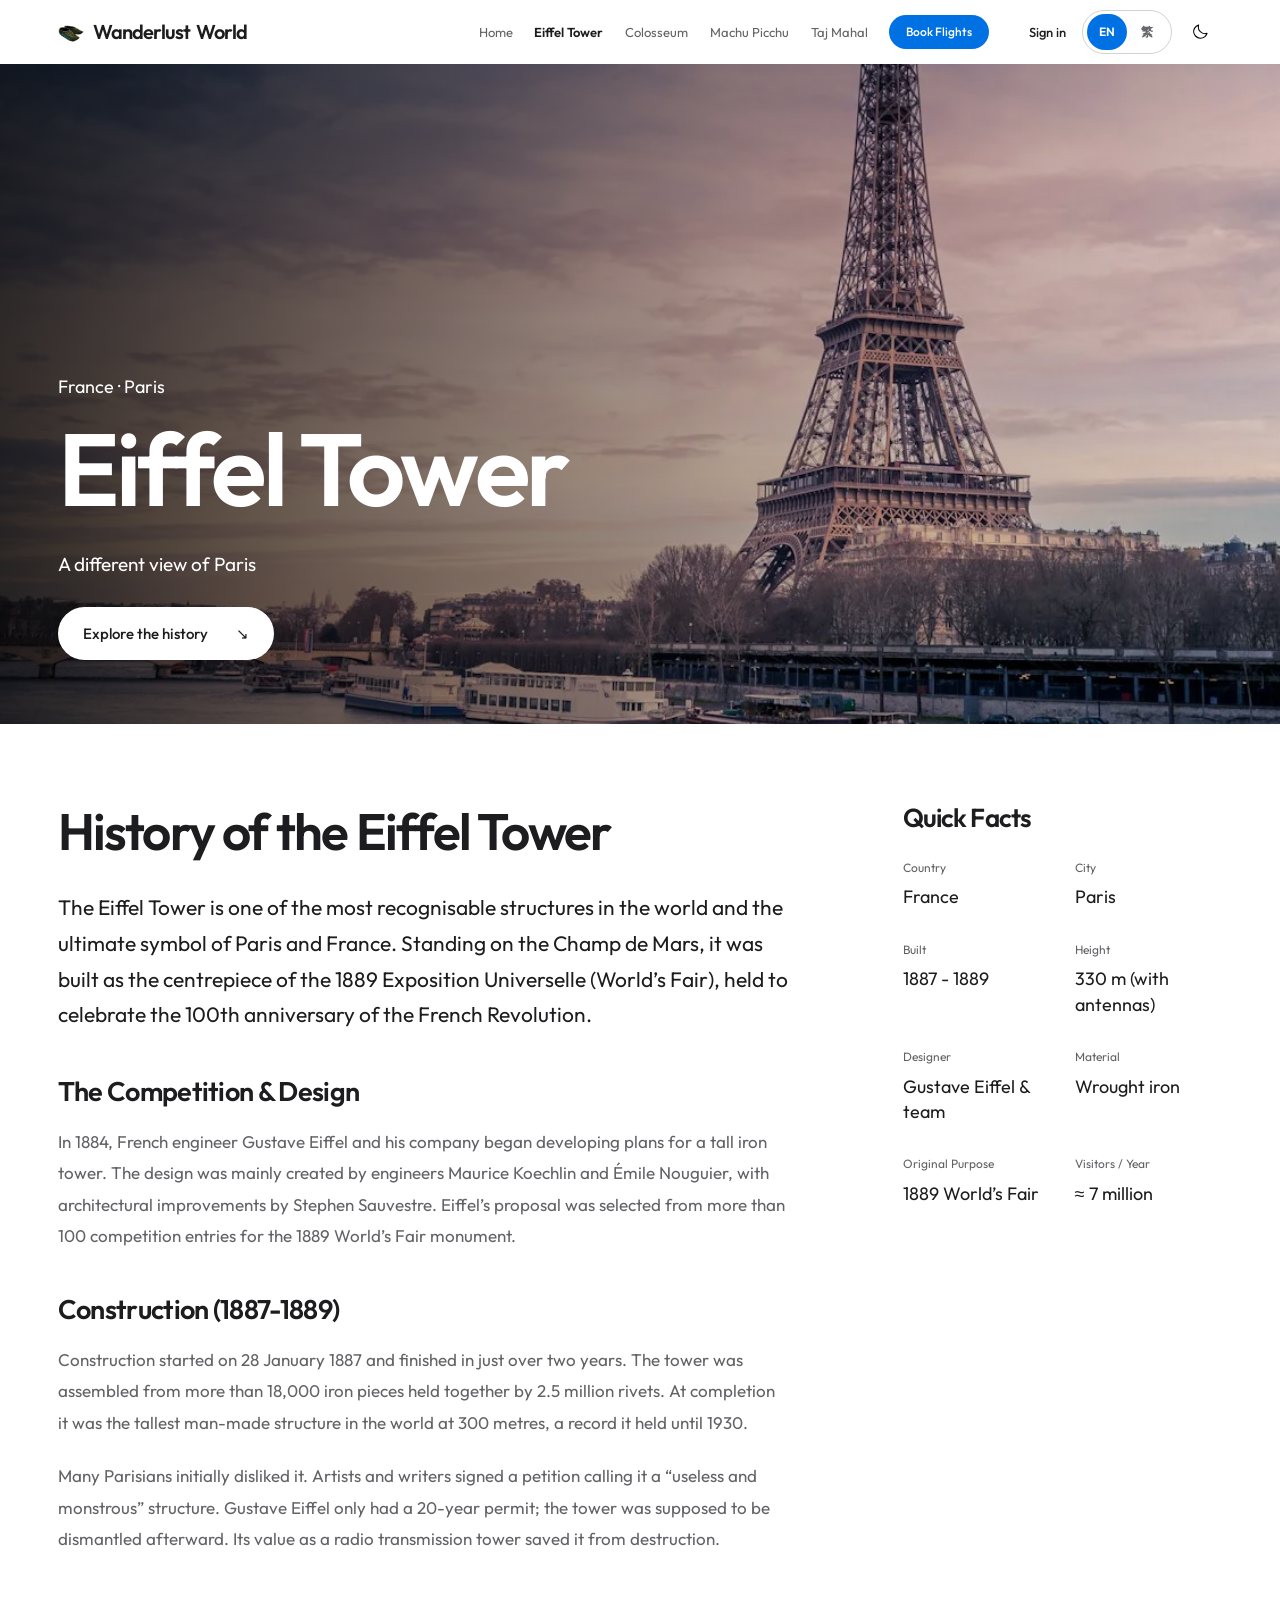
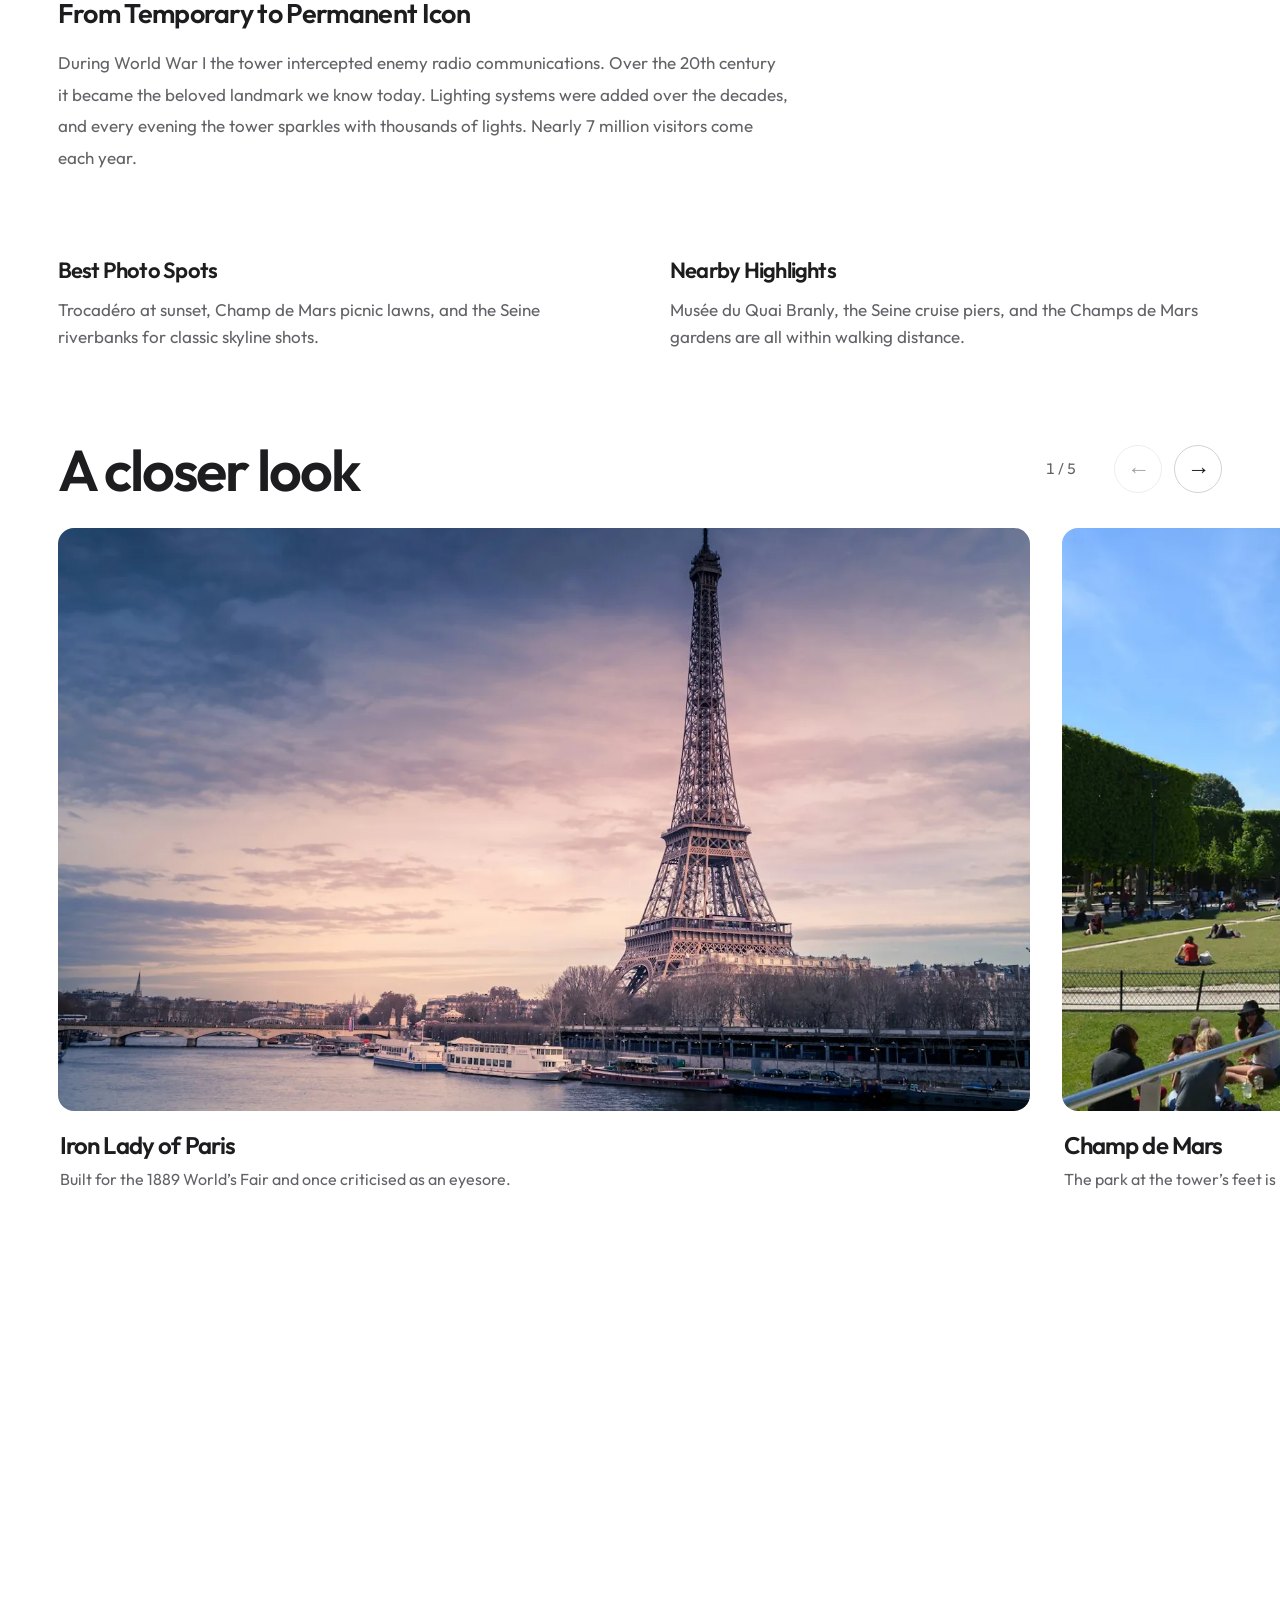
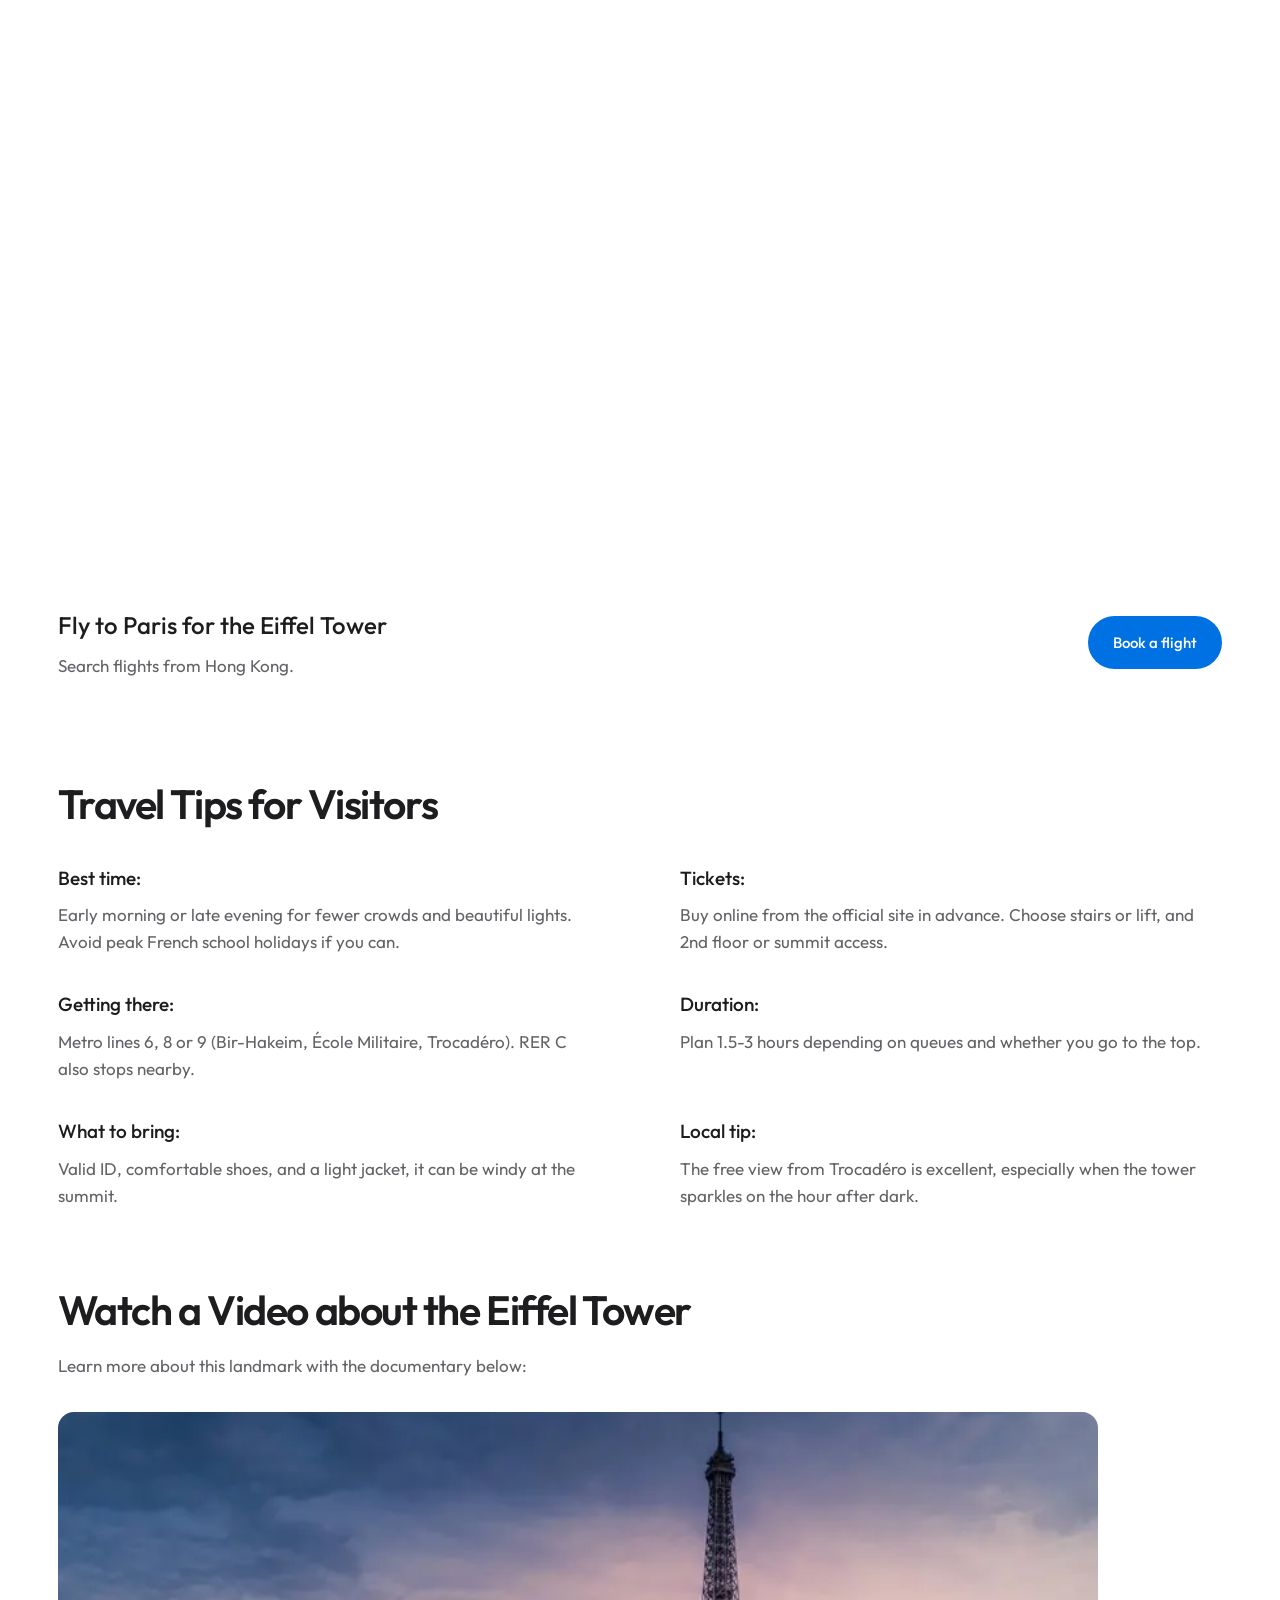
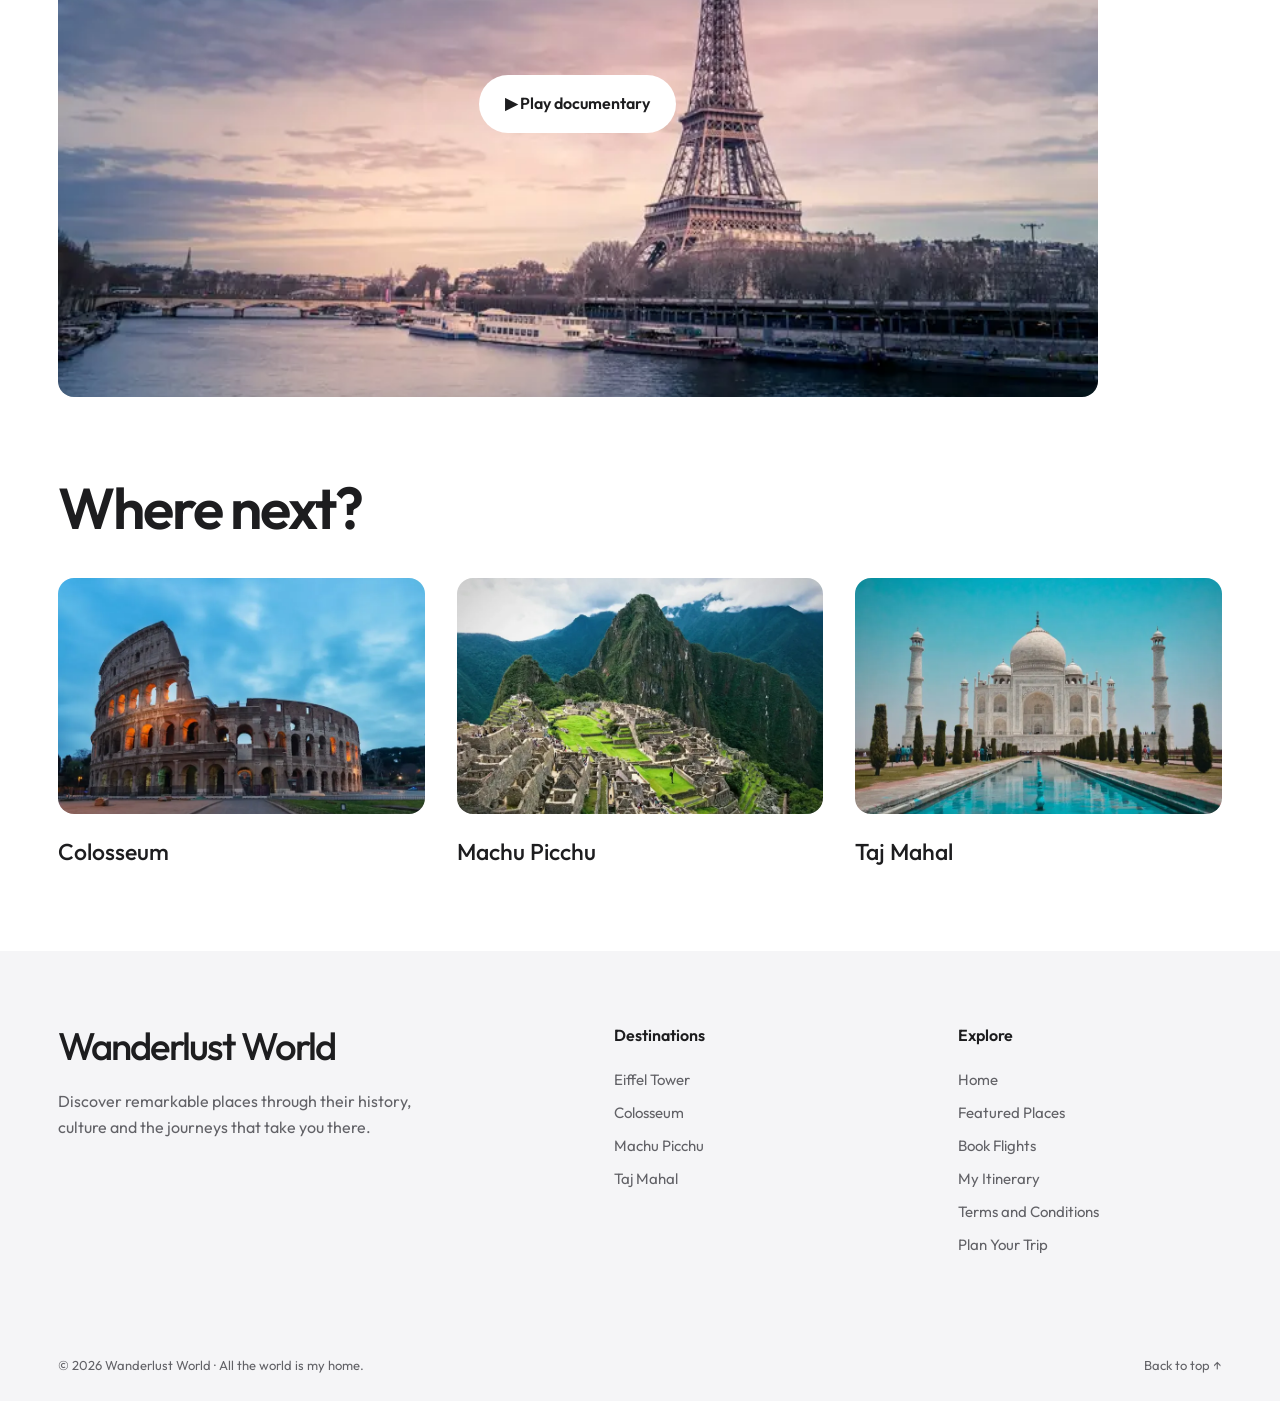
<file: eiffel-tower.html>
<!doctype html>
<html lang="en">
  <head>
    <meta charset="UTF-8" />
    <meta name="viewport" content="width=device-width, initial-scale=1.0" />
    <meta
      name="description"
      content="History, travel tips, and visitor guide for the Eiffel Tower in Paris, France." data-i18n-attr="content:eiffel.metaDescription"
    />
    <title data-i18n="eiffel.metaTitle">Eiffel Tower | Wanderlust World</title>
    <meta name="color-scheme" content="light dark" />
    <link rel="icon" href="./image/wanderlust.png" type="image/png" />

    <link
      rel="preload"
      href="./image/optimized/eiffel-tower.webp"
      as="image"
      fetchpriority="high"
      media="(min-width: 768px)"
    />
    <link
      rel="preload"
      as="image"
      href="./image/optimized/eiffel-tower-mobile.webp"
      media="(max-width: 767px)"
      fetchpriority="high"
    />
    <script src="./js/theme.js"></script>
    <script src="./js/lang.js"></script>
    <link rel="stylesheet" href="./css/styles.css?v=20261014-9" />
  </head>
  <body id="top" class="page-eiffel-tower">
    <a class="skip-link" href="#main-content" data-i18n="nav.skip">Skip to content</a>
    <header class="site-header">
      <div class="nav-container">
        <a href="./index.html" class="logo"
          ><img
            src="./image/wanderlust.png"
            alt="Wanderlust logo" data-i18n-attr="alt:common.logoAlt"
            width="32"
            height="32"
          />Wanderlust <span>World</span></a
        >
        <nav class="main-nav" id="main-nav" aria-label="Main navigation" data-i18n-attr="aria-label:nav.main">
          <ul>
            <li><a href="./index.html" data-i18n="nav.home">Home</a></li>
            <li>
              <a href="./eiffel-tower.html" class="active" aria-current="page"
                 data-i18n="nav.eiffel">Eiffel Tower</a
              >
            </li>
            <li><a href="./colosseum.html" data-i18n="nav.colosseum">Colosseum</a></li>
            <li><a href="./machu-picchu.html" data-i18n="nav.machu">Machu Picchu</a></li>
            <li><a href="./taj-mahal.html" data-i18n="nav.taj">Taj Mahal</a></li>
            <li class="nav-account"><a href="./sign-in.html" data-i18n="nav.signIn">Sign in</a></li>
            <li><a href="./booking.html" data-i18n="nav.flights">Book Flights</a></li>
          </ul>
        </nav>
        <div class="header-actions">
          <div class="account-slot">
            <a class="account-link" href="./sign-in.html" data-i18n="nav.signIn">Sign in</a>
          </div>
          <div
            class="lang-switch"
            role="group"
            aria-label="Language"
            data-i18n-attr="aria-label:lang.group"
          >
            <button type="button" data-set-lang="en" aria-pressed="true">
              EN
            </button>
            <button
              type="button"
              data-set-lang="zh-HK"
              lang="zh-HK"
              aria-pressed="false"
            >
              繁
            </button>
          </div>
          <button
            class="theme-toggle"
            type="button"
            aria-label="Switch color theme"
            title="Switch color theme"
          >
            <img
              class="theme-icon theme-icon-moon"
              src="./image/icons/moon.svg"
              alt=""
              width="18"
              height="18"
            />
            <img
              class="theme-icon theme-icon-sun"
              src="./image/icons/sun.svg"
              alt=""
              width="18"
              height="18"
            />
            <span class="sr-only">Switch color theme</span>
          </button>
          <button
            class="hamburger-btn"
            type="button"
            aria-label="Open navigation" data-i18n-attr="aria-label:nav.open"
            aria-controls="main-nav"
            aria-expanded="false"
          >
            <span></span><span></span>
          </button>
        </div>
      </div>
    </header>
    <main id="main-content">
      <section
        class="attraction-hero cinematic-hero"
        aria-labelledby="attraction-title"
      >
        <div class="hero-media">
          <picture
            ><source
              media="(max-width: 767px)"
              srcset="./image/optimized/eiffel-tower-mobile.webp" />
            <img
              src="./image/optimized/eiffel-tower.webp"
              alt="Eiffel Tower in France" data-i18n-attr="alt:eiffel.heroAlt"
              width="1600"
              height="1067"
              fetchpriority="high"
              srcset="
                ./image/optimized/eiffel-tower-800.webp  800w,
                ./image/optimized/eiffel-tower.webp     1600w
              "
              sizes="100vw"
          /></picture>
        </div>
        <div class="hero-content">
          <p class="hero-location" data-i18n="place.franceParis">France · Paris</p>
          <h1 id="attraction-title" data-i18n="nav.eiffel">Eiffel Tower</h1>
          <p data-i18n="home.eiffelTitle">A different view of Paris.</p>
          <a class="btn btn-white" href="#history"
            ><span data-i18n="guide.exploreHistory">Explore the history</span> <span aria-hidden="true">↘</span></a
          >
        </div>
      </section>
      <div class="guide-layout container" id="history">
        <article class="guide-story">
          <h2 data-i18n="eiffel.historyTitle">History of the Eiffel Tower</h2>
          <p data-i18n="eiffel.intro">
            The Eiffel Tower is one of the most recognisable structures in the
            world and the ultimate symbol of Paris and France. Standing on the
            Champ de Mars, it was built as the centrepiece of the 1889
            Exposition Universelle (World’s Fair), held to celebrate the 100th
            anniversary of the French Revolution.
          </p>

          <div class="history-block">
            <h3 data-i18n="eiffel.compTitle">The Competition &amp; Design</h3>
            <p data-i18n="eiffel.comp">
              In 1884, French engineer Gustave Eiffel and his company began
              developing plans for a tall iron tower. The design was mainly
              created by engineers Maurice Koechlin and Émile Nouguier, with
              architectural improvements by Stephen Sauvestre. Eiffel’s proposal
              was selected from more than 100 competition entries for the 1889
              World’s Fair monument.
            </p>
          </div>

          <h3 data-i18n="eiffel.buildTitle">Construction (1887-1889)</h3>
          <p data-i18n="eiffel.build">
            Construction started on 28 January 1887 and finished in just over
            two years. The tower was assembled from more than 18,000 iron pieces
            held together by 2.5 million rivets. At completion it was the
            tallest man-made structure in the world at 300 metres, a record it
            held until 1930.
          </p>
          <p data-i18n="eiffel.dislike">
            Many Parisians initially disliked it. Artists and writers signed a
            petition calling it a “useless and monstrous” structure. Gustave
            Eiffel only had a 20-year permit; the tower was supposed to be
            dismantled afterward. Its value as a radio transmission tower saved
            it from destruction.
          </p>

          <h3 data-i18n="eiffel.iconTitle">From Temporary to Permanent Icon</h3>
          <p data-i18n="eiffel.icon">
            During World War I the tower intercepted enemy radio communications.
            Over the 20th century it became the beloved landmark we know today.
            Lighting systems were added over the decades, and every evening the
            tower sparkles with thousands of lights. Nearly 7 million visitors
            come each year.
          </p>
        </article>
        <aside class="guide-facts">
          <div class="facts-heading">
            <h2 data-i18n="guide.facts">Quick Facts</h2>
          </div>
          <ul
            class="fact-list"
            id="facts-list"
            tabindex="0"
            aria-label="Quick facts" data-i18n-attr="aria-label:guide.factsLabel"
          >
            <li><strong data-i18n="guide.country">Country</strong><span data-i18n="eiffel.factCountry">France</span></li>
            <li><strong data-i18n="guide.city">City</strong><span data-i18n="eiffel.factCity">Paris</span></li>
            <li><strong data-i18n="guide.built">Built</strong><span data-i18n="eiffel.factBuilt">1887 - 1889</span></li>
            <li><strong data-i18n="guide.height">Height</strong><span data-i18n="eiffel.factHeight">330 m (with antennas)</span></li>
            <li><strong data-i18n="guide.designer">Designer</strong><span data-i18n="eiffel.factDesigner">Gustave Eiffel &amp; team</span></li>
            <li><strong data-i18n="guide.material">Material</strong><span data-i18n="eiffel.factMaterial">Wrought iron</span></li>
            <li><strong data-i18n="guide.purpose">Original Purpose</strong><span data-i18n="eiffel.factPurpose">1889 World’s Fair</span></li>
            <li><strong data-i18n="guide.visitors">Visitors / Year</strong><span data-i18n="eiffel.factVisitors">≈ 7 million</span></li>
          </ul>
        </aside>
      </div>
      <section
        class="guide-highlights container"
        aria-label="Visitor highlights" data-i18n-attr="aria-label:guide.highlights"
      >
        <div class="info-grid">
          <div class="info-box">
            <h4 data-i18n="guide.photos">Best Photo Spots</h4>
            <p data-i18n="eiffel.photos">
              Trocadéro at sunset, Champ de Mars picnic lawns, and the Seine
              riverbanks for classic skyline shots.
            </p>
          </div>
          <div class="info-box">
            <h4 data-i18n="guide.nearby">Nearby Highlights</h4>
            <p data-i18n="eiffel.nearby">
              Musée du Quai Branly, the Seine cruise piers, and the Champs de
              Mars gardens are all within walking distance.
            </p>
          </div>
        </div>
      </section>
      <section
        class="photo-section"
        data-gallery
        aria-label="Eiffel Tower photo gallery" data-i18n-attr="aria-label:eiffel.galleryLabel"
      >
        <div class="gallery-toolbar container">
          <h2 data-i18n="guide.closer">A closer look.</h2>
          <div class="gallery-controls">
            <span class="gallery-count" aria-live="polite">1 / 5</span
            ><button
              type="button"
              class="gallery-prev"
              aria-label="Previous photograph" data-i18n-attr="aria-label:media.prev"
            >
              ←</button
            ><button
              type="button"
              class="gallery-next"
              aria-label="Next photograph" data-i18n-attr="aria-label:media.next"
            >
              →
            </button>
          </div>
        </div>
        <div
          class="gallery-viewport"
          tabindex="0"
          aria-label="Photographs, use arrow keys to browse" data-i18n-attr="aria-label:media.browse"
        >
          <div class="gallery-track">
            <figure class="gallery-slide">
              <img
                src="./image/optimized/eiffel-tower.webp"
                alt="Iron Lady of Paris" data-i18n-attr="alt:eiffel.g1Alt"
                loading="lazy"
                width="1200"
                height="800"
                srcset="
                  ./image/optimized/eiffel-tower-800.webp  800w,
                  ./image/optimized/eiffel-tower.webp     1600w
                "
                sizes="(min-width: 1024px) 76vw, 100vw"
              />
              <figcaption>
                <h4 data-i18n="eiffel.g1Title">Iron Lady of Paris</h4>
                <p data-i18n="eiffel.g1">
                  Built for the 1889 World’s Fair and once criticised as an
                  eyesore.
                </p>
              </figcaption>
            </figure>
            <figure class="gallery-slide">
              <img
                src="./image/optimized/eiffel-2.webp"
                alt="Champ de Mars" data-i18n-attr="alt:eiffel.g2Alt"
                loading="lazy"
                width="1200"
                height="800"
                srcset="
                  ./image/optimized/eiffel-2-800.webp  800w,
                  ./image/optimized/eiffel-2.webp     1067w
                "
                sizes="(min-width: 1024px) 76vw, 100vw"
              />
              <figcaption>
                <h4 data-i18n="eiffel.g2Title">Champ de Mars</h4>
                <p data-i18n="eiffel.g2">
                  The park at the tower’s feet is perfect for picnics and sunset
                  views.
                </p>
              </figcaption>
            </figure>
            <figure class="gallery-slide">
              <img
                src="./image/optimized/eiffel-3.webp"
                alt="Night Sparkle" data-i18n-attr="alt:eiffel.g3Alt"
                loading="lazy"
                width="1200"
                height="800"
                srcset="
                  ./image/optimized/eiffel-3-800.webp  800w,
                  ./image/optimized/eiffel-3.webp     1200w
                "
                sizes="(min-width: 1024px) 76vw, 100vw"
              />
              <figcaption>
                <h4 data-i18n="eiffel.g3Title">Night Sparkle</h4>
                <p data-i18n="eiffel.g3">After dark the tower lights up and sparkles on the hour.</p>
              </figcaption>
            </figure>
            <figure class="gallery-slide">
              <img
                src="./image/optimized/eiffel-4.webp"
                alt="Seine Skyline" data-i18n-attr="alt:eiffel.g4Alt"
                loading="lazy"
                width="1200"
                height="800"
                srcset="
                  ./image/optimized/eiffel-4-800.webp  800w,
                  ./image/optimized/eiffel-4.webp     1200w
                "
                sizes="(min-width: 1024px) 76vw, 100vw"
              />
              <figcaption>
                <h4 data-i18n="eiffel.g4Title">Seine Skyline</h4>
                <p data-i18n="eiffel.g4">
                  River cruises offer some of the best angles of the landmark.
                </p>
              </figcaption>
            </figure>
            <figure class="gallery-slide">
              <img
                src="./image/optimized/eiffel-5.webp"
                alt="Visitor Favourite" data-i18n-attr="alt:eiffel.g5Alt"
                loading="lazy"
                width="1200"
                height="800"
                srcset="
                  ./image/optimized/eiffel-5-800.webp  800w,
                  ./image/optimized/eiffel-5.webp     1067w
                "
                sizes="(min-width: 1024px) 76vw, 100vw"
              />
              <figcaption>
                <h4 data-i18n="eiffel.g5Title">Visitor Favourite</h4>
                <p data-i18n="eiffel.g5">
                  Around 7 million people visit every year, book tickets early.
                </p>
              </figcaption>
            </figure>
          </div>
        </div>
      </section>
      <div class="guide-practical container">
        <div class="book-cta">
          <p>
            <strong data-i18n="eiffel.fly">Fly to Paris for the Eiffel Tower</strong><span data-i18n="guide.searchHk">Search sample flights from Hong Kong.</span></p>
          <a href="./booking.html?to=eiffel-tower" class="btn" data-i18n="guide.book">Book a flight</a>
        </div>
        <div class="tips-section reveal">
          <h3 data-i18n="guide.tips">Travel Tips for Visitors</h3>
          <ul class="tips-list">
            <li>
              <strong data-i18n="guide.tipTime">Best time:</strong> <span data-i18n="eiffel.tipTime">Early morning or late evening for fewer crowds and beautiful lights. Avoid peak French school holidays if you can.</span></li>
            <li>
              <strong data-i18n="guide.tipTickets">Tickets:</strong> <span data-i18n="eiffel.tipTickets">Buy online from the official site in advance. Choose stairs or lift, and 2nd floor or summit access.</span></li>
            <li>
              <strong data-i18n="guide.tipThere">Getting there:</strong> <span data-i18n="eiffel.tipThere">Metro lines 6, 8 or 9 (Bir-Hakeim, École Militaire, Trocadéro). RER C also stops nearby.</span></li>
            <li>
              <strong data-i18n="guide.tipDuration">Duration:</strong> <span data-i18n="eiffel.tipDuration">Plan 1.5-3 hours depending on queues and whether you go to the top.</span></li>
            <li>
              <strong data-i18n="guide.tipBring">What to bring:</strong> <span data-i18n="eiffel.tipBring">Valid ID, comfortable shoes, and a light jacket, it can be windy at the summit.</span></li>
            <li>
              <strong data-i18n="guide.tipLocal">Local tip:</strong> <span data-i18n="eiffel.tipLocal">The free view from Trocadéro is excellent, especially when the tower sparkles on the hour after dark.</span></li>
          </ul>
        </div>
        <div class="video-section reveal">
          <h3 data-i18n="eiffel.videoTitle">Watch a Video about the Eiffel Tower</h3>
          <p data-i18n="guide.docIntro">Learn more about this landmark with the documentary below:</p>
          <div class="video-container">
            <button
              class="video-poster"
              type="button"
              aria-label="Play the documentary" data-i18n-attr="aria-label:media.play"
            >
              <img
                src="./image/optimized/eiffel-tower-800.webp"
                alt=""
                width="800"
                height="530"
                loading="lazy"
              /><span data-i18n="media.playLabel">▶ Play documentary</span>
            </button>
            <div class="embed-loading" hidden role="status">
              <div class="orb-loader" aria-hidden="true">
                <span></span><span></span><span></span>
              </div>
              <p data-i18n="media.loading">Loading the documentary...</p>
              <a
                class="embed-fallback text-link"
                href="https://www.youtube.com/watch?v=xas7g5VvIRo"
                target="_blank"
                rel="noopener"
                hidden
                 data-i18n="media.youtube">Open on YouTube ↗</a
              >
            </div>
            <iframe
              hidden
              data-src="https://www.youtube.com/embed/xas7g5VvIRo"
              title="Eiffel Tower Documentary" data-i18n-attr="title:eiffel.iframe"
              allow="
                accelerometer;
                autoplay;
                clipboard-write;
                encrypted-media;
                gyroscope;
                picture-in-picture;
              "
              allowfullscreen
              loading="lazy"
              width="960"
              height="540"
              referrerpolicy="strict-origin-when-cross-origin"
            ></iframe
            ><noscript
              ><iframe
                src="https://www.youtube.com/embed/xas7g5VvIRo"
                title="Eiffel Tower Documentary" data-i18n-attr="title:eiffel.iframe"
                allow="
                  accelerometer;
                  autoplay;
                  clipboard-write;
                  encrypted-media;
                  gyroscope;
                  picture-in-picture;
                "
                allowfullscreen
                loading="lazy"
                width="960"
                height="540"
                referrerpolicy="strict-origin-when-cross-origin"
              ></iframe
            ></noscript>
          </div>
        </div>
      </div>
      <section class="more-destinations container">
        <h2 data-i18n="guide.where">Where next?</h2>
        <ul class="related-list">
          <li>
            <a href="./colosseum.html"
              ><img
                src="./image/optimized/colosseum.webp"
                alt=""
                srcset="
                  ./image/optimized/colosseum-800.webp  800w,
                  ./image/optimized/colosseum.webp     1600w
                "
                sizes="(min-width: 1024px) 60vw, 100vw"
              /><span data-i18n="nav.colosseum">Colosseum</span></a
            >
          </li>
          <li>
            <a href="./machu-picchu.html"
              ><img
                src="./image/optimized/machu-picchu.webp"
                alt=""
                srcset="
                  ./image/optimized/machu-picchu-800.webp  800w,
                  ./image/optimized/machu-picchu.webp     1600w
                "
                sizes="(min-width: 1024px) 60vw, 100vw"
              /><span data-i18n="nav.machu">Machu Picchu</span></a
            >
          </li>
          <li>
            <a href="./taj-mahal.html"
              ><img
                src="./image/optimized/taj-mahal.webp"
                alt=""
                srcset="
                  ./image/optimized/taj-mahal-800.webp  800w,
                  ./image/optimized/taj-mahal.webp     1600w
                "
                sizes="(min-width: 1024px) 60vw, 100vw"
              /><span data-i18n="nav.taj">Taj Mahal</span></a
            >
          </li>
        </ul>
      </section>
    </main>
    <footer>
      <div class="footer-inner">
        <div class="footer-col">
          <div class="footer-brand">Wanderlust <span>World</span></div>
          <p data-i18n="footer.blurb">
            Discover remarkable places through their history, culture and the
            journeys that take you there.
          </p>
        </div>
        <div class="footer-col">
          <h3 data-i18n="footer.destinations">Destinations</h3>
          <ul>
            <li><a href="./eiffel-tower.html" data-i18n="nav.eiffel">Eiffel Tower</a></li>
            <li><a href="./colosseum.html" data-i18n="nav.colosseum">Colosseum</a></li>
            <li><a href="./machu-picchu.html" data-i18n="nav.machu">Machu Picchu</a></li>
            <li><a href="./taj-mahal.html" data-i18n="nav.taj">Taj Mahal</a></li>
          </ul>
        </div>
        <div class="footer-col">
          <h3 data-i18n="footer.explore">Explore</h3>
          <ul>
            <li><a href="./index.html" data-i18n="nav.home">Home</a></li>
            <li><a href="./index.html#destinations" data-i18n="footer.featured">Featured Places</a></li>
            <li><a href="./booking.html" data-i18n="nav.flights">Book Flights</a></li>
            <li><a href="./itinerary.html" data-i18n="nav.itinerary">My Itinerary</a></li>
            <li><a href="./terms.html" data-i18n="footer.terms">Terms and Conditions</a></li>
            <li><a href="./index.html#plan" data-i18n="home.planLink">Plan Your Trip</a></li>
          </ul>
        </div>
      </div>
      <div class="footer-bottom">
        <p data-i18n="footer.copy">&copy; 2026 Wanderlust World · All the world is my home.</p>
        <a href="#top" data-i18n="footer.top">Back to top ↑</a>
      </div>
    </footer>
    <button class="back-to-top" type="button" aria-label="Back to top" data-i18n-attr="aria-label:footer.topLabel" hidden>
      ↑
    </button>
    <script src="./js/vendor/gsap.min.js" defer></script>
    <script src="./js/vendor/ScrollTrigger.min.js" defer></script>
    <script src="./js/vendor/thinking-orbs.min.js" defer></script>
    <script src="./js/orbs.js?v=20261014-1" defer></script>
    <script src="./js/accounts.js?v=20261014-1" defer></script>
    <script src="./js/i18n.js?v=20261014-1" defer></script>
    <script src="./js/script.js?v=20261014-1" defer></script>
  </body>
</html>
</file>
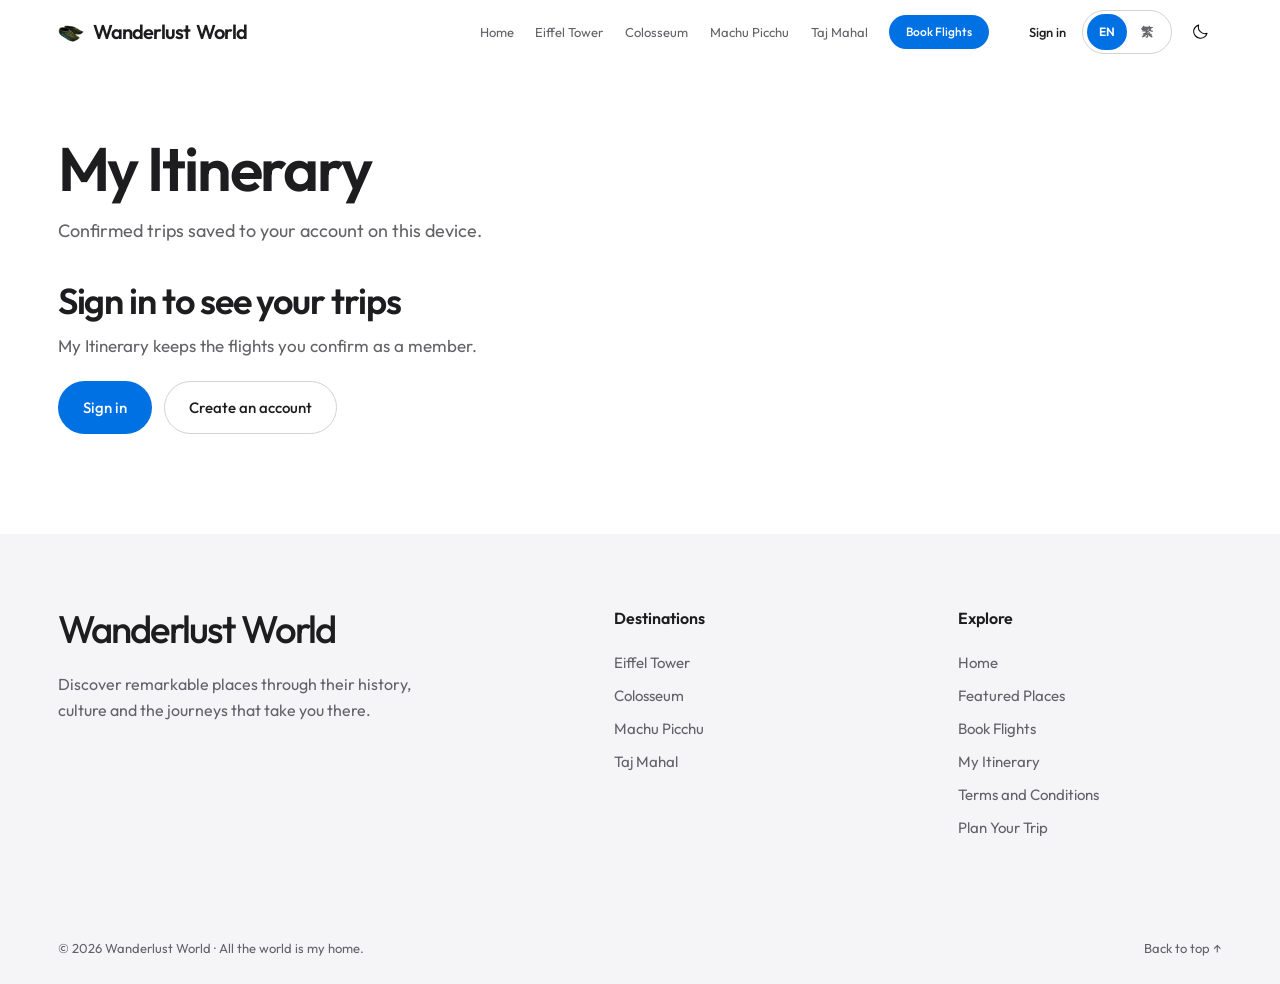
<file: itinerary.html>
<!doctype html>
<html lang="en">
  <head>
    <meta charset="UTF-8" />
    <meta name="viewport" content="width=device-width, initial-scale=1.0" />
    <meta
      name="description"
      content="Trips confirmed with your Wanderlust World account on this device."
      data-i18n-attr="content:itinerary.metaDescription"
    />
    <title data-i18n="itinerary.metaTitle">My Itinerary | Wanderlust World</title>
    <meta name="color-scheme" content="light dark" />
    <link rel="icon" href="./image/wanderlust.png" type="image/png" />
    <script src="./js/theme.js"></script>
    <script src="./js/lang.js"></script>
    <link rel="stylesheet" href="./css/styles.css?v=20261014-9" />
  </head>
  <body id="top" class="page-itinerary">
    <a class="skip-link" href="#main-content" data-i18n="nav.skip">Skip to content</a>
    <header class="site-header">
      <div class="nav-container">
        <a href="./index.html" class="logo"
          ><img
            src="./image/wanderlust.png"
            alt="Wanderlust logo"
            data-i18n-attr="alt:common.logoAlt"
            width="32"
            height="32"
          />Wanderlust <span>World</span></a
        >
        <nav class="main-nav" id="main-nav" aria-label="Main navigation" data-i18n-attr="aria-label:nav.main">
          <ul>
            <li><a href="./index.html" data-i18n="nav.home">Home</a></li>
            <li><a href="./eiffel-tower.html" data-i18n="nav.eiffel">Eiffel Tower</a></li>
            <li><a href="./colosseum.html" data-i18n="nav.colosseum">Colosseum</a></li>
            <li><a href="./machu-picchu.html" data-i18n="nav.machu">Machu Picchu</a></li>
            <li><a href="./taj-mahal.html" data-i18n="nav.taj">Taj Mahal</a></li>
            <li class="nav-account"><a href="./sign-in.html" data-i18n="nav.signIn">Sign in</a></li>
            <li><a href="./booking.html" data-i18n="nav.flights">Book Flights</a></li>
          </ul>
        </nav>
        <div class="header-actions">
          <div class="account-slot">
            <a class="account-link" href="./sign-in.html" data-i18n="nav.signIn">Sign in</a>
          </div>
          <div class="lang-switch" role="group" aria-label="Language" data-i18n-attr="aria-label:lang.group">
            <button type="button" data-set-lang="en" aria-pressed="true">EN</button>
            <button type="button" data-set-lang="zh-HK" lang="zh-HK" aria-pressed="false">繁</button>
          </div>
          <button class="theme-toggle" type="button" aria-label="Switch color theme" title="Switch color theme">
            <img class="theme-icon theme-icon-moon" src="./image/icons/moon.svg" alt="" width="18" height="18" />
            <img class="theme-icon theme-icon-sun" src="./image/icons/sun.svg" alt="" width="18" height="18" />
            <span class="sr-only">Switch color theme</span>
          </button>
          <button class="hamburger-btn" type="button" aria-label="Open navigation" data-i18n-attr="aria-label:nav.open" aria-controls="main-nav" aria-expanded="false">
            <span></span><span></span>
          </button>
        </div>
      </div>
    </header>
    <main id="main-content" class="account-main container">
      <div class="itinerary-toolbar">
        <div>
          <h1 data-i18n="itinerary.title">My Itinerary</h1>
          <p data-i18n="itinerary.lead">Confirmed trips saved to your account on this device.</p>
          <p id="itinerary-count" class="itinerary-count" hidden></p>
        </div>
        <div class="itinerary-actions">
          <a class="btn" id="itinerary-book" href="./booking.html" hidden data-i18n="itinerary.book">Book a flight</a>
          <button type="button" class="btn btn-quiet" id="itinerary-signout" hidden data-sign-out data-i18n="nav.signOut">Sign out</button>
        </div>
      </div>
      <section id="itinerary-gate" class="itinerary-empty" hidden>
        <h2 data-i18n="itinerary.gateTitle">Sign in to see your trips</h2>
        <p data-i18n="itinerary.gateBody">My Itinerary keeps the flights you confirm as a member.</p>
        <div class="itinerary-actions">
          <a class="btn" href="./sign-in.html?next=itinerary.html" data-i18n="nav.signIn">Sign in</a>
          <a class="btn btn-quiet" href="./sign-up.html?next=itinerary.html" data-i18n="nav.signUp">Create an account</a>
        </div>
      </section>
      <section id="itinerary-empty" class="itinerary-empty" hidden>
        <h2 data-i18n="itinerary.emptyTitle">No trips saved yet</h2>
        <p data-i18n="itinerary.emptyBody">Search a flight, choose a fare, and continue as a member. Confirmed trips appear here.</p>
        <div class="itinerary-actions">
          <a class="btn" href="./booking.html" data-i18n="itinerary.book">Book a flight</a>
        </div>
      </section>
      <div id="itinerary-list" class="trip-list"></div>
    </main>
    <noscript>
      <p class="no-results" data-i18n="booking.noscript">Enable JavaScript to search the flights and try the booking form.</p>
    </noscript>
    <footer>
      <div class="footer-inner">
        <div class="footer-col">
          <div class="footer-brand">Wanderlust <span>World</span></div>
          <p data-i18n="footer.blurb">Discover remarkable places through their history, culture and the journeys that take you there.</p>
        </div>
        <div class="footer-col">
          <h3 data-i18n="footer.destinations">Destinations</h3>
          <ul>
            <li><a href="./eiffel-tower.html" data-i18n="nav.eiffel">Eiffel Tower</a></li>
            <li><a href="./colosseum.html" data-i18n="nav.colosseum">Colosseum</a></li>
            <li><a href="./machu-picchu.html" data-i18n="nav.machu">Machu Picchu</a></li>
            <li><a href="./taj-mahal.html" data-i18n="nav.taj">Taj Mahal</a></li>
          </ul>
        </div>
        <div class="footer-col">
          <h3 data-i18n="footer.explore">Explore</h3>
          <ul>
            <li><a href="./index.html" data-i18n="nav.home">Home</a></li>
            <li><a href="./index.html#destinations" data-i18n="footer.featured">Featured Places</a></li>
            <li><a href="./booking.html" data-i18n="nav.flights">Book Flights</a></li>
            <li><a href="./itinerary.html" aria-current="page" data-i18n="nav.itinerary">My Itinerary</a></li>
            <li><a href="./terms.html" data-i18n="footer.terms">Terms and Conditions</a></li>
            <li><a href="./index.html#plan" data-i18n="home.planLink">Plan Your Trip</a></li>
          </ul>
        </div>
      </div>
      <div class="footer-bottom">
        <p data-i18n="footer.copy">&copy; 2026 Wanderlust World · All the world is my home.</p>
        <a href="#top" data-i18n="footer.top">Back to top ↑</a>
      </div>
    </footer>
    <button class="back-to-top" type="button" aria-label="Back to top" data-i18n-attr="aria-label:footer.topLabel" hidden>↑</button>
    <script src="./js/accounts.js?v=20261014-1" defer></script>
    <script src="./js/i18n.js?v=20261014-1" defer></script>
    <script src="./js/script.js?v=20261014-1" defer></script>
  </body>
</html>
</file>
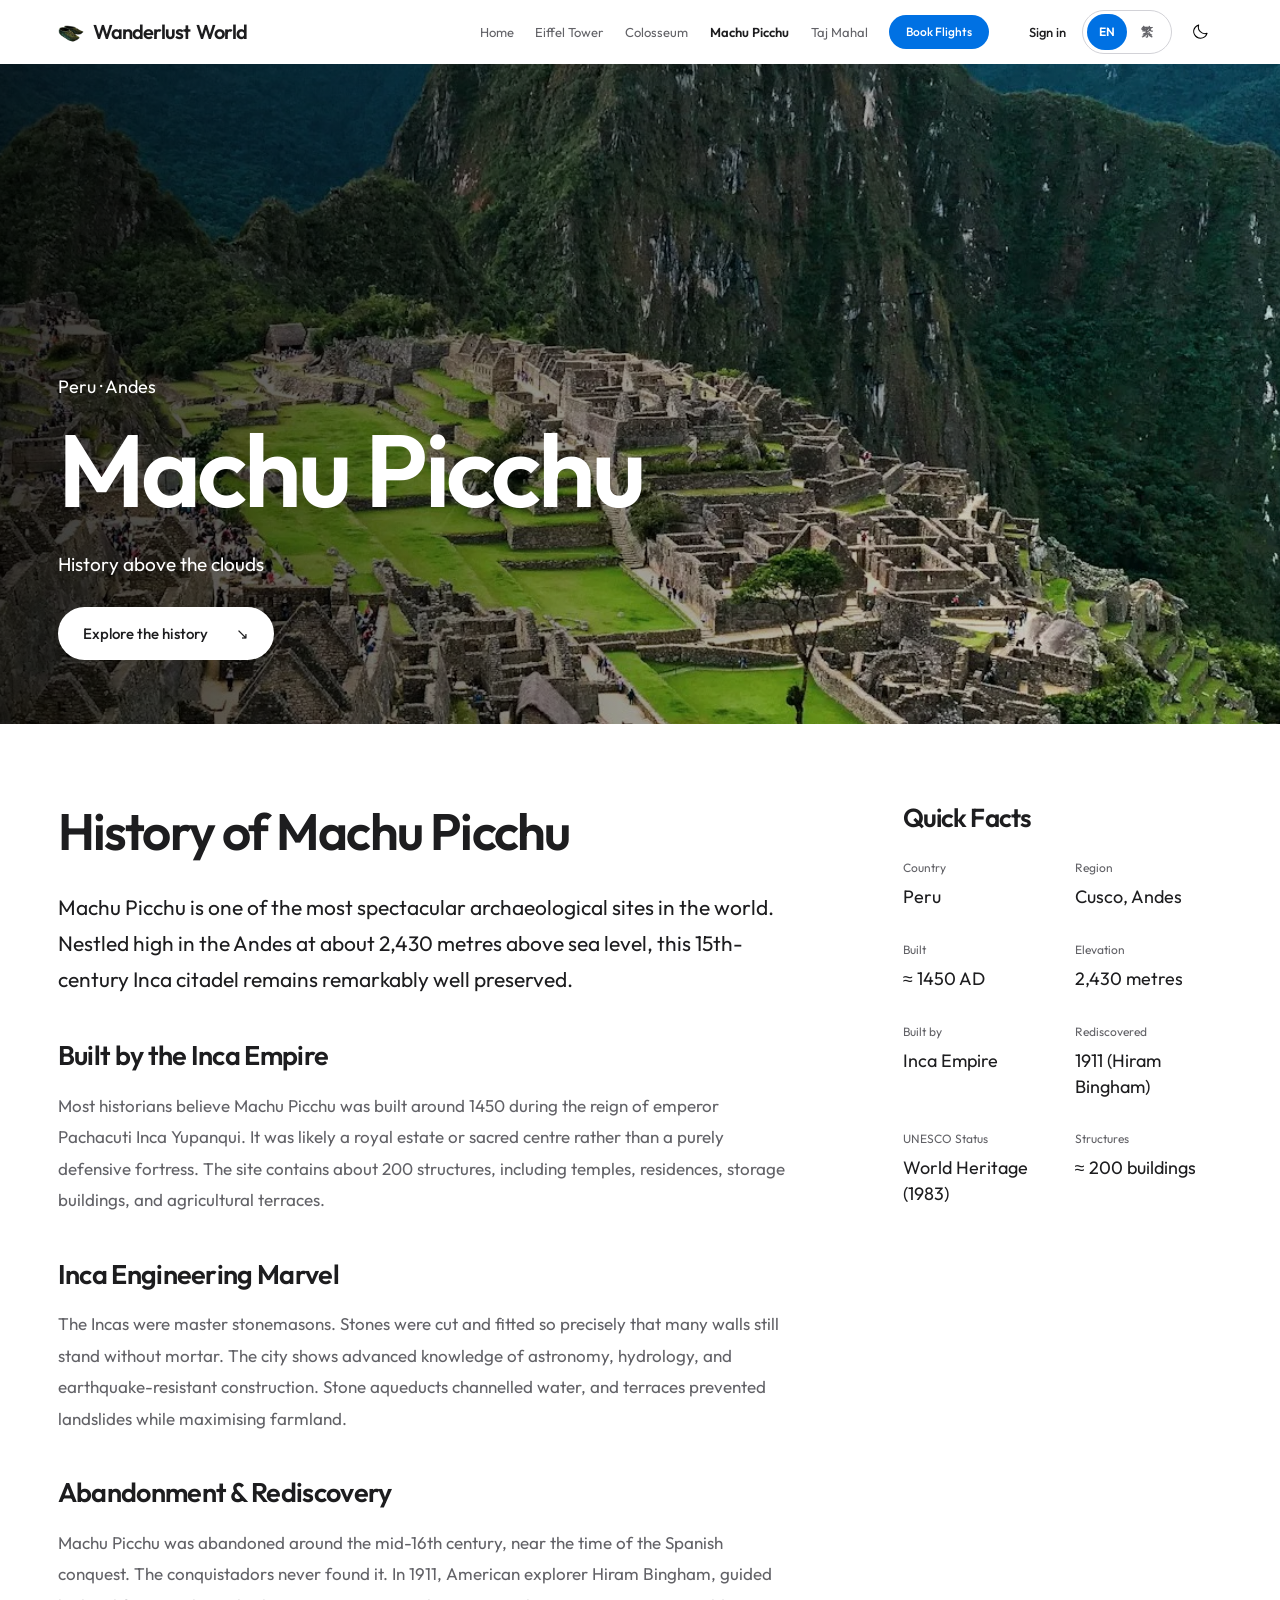
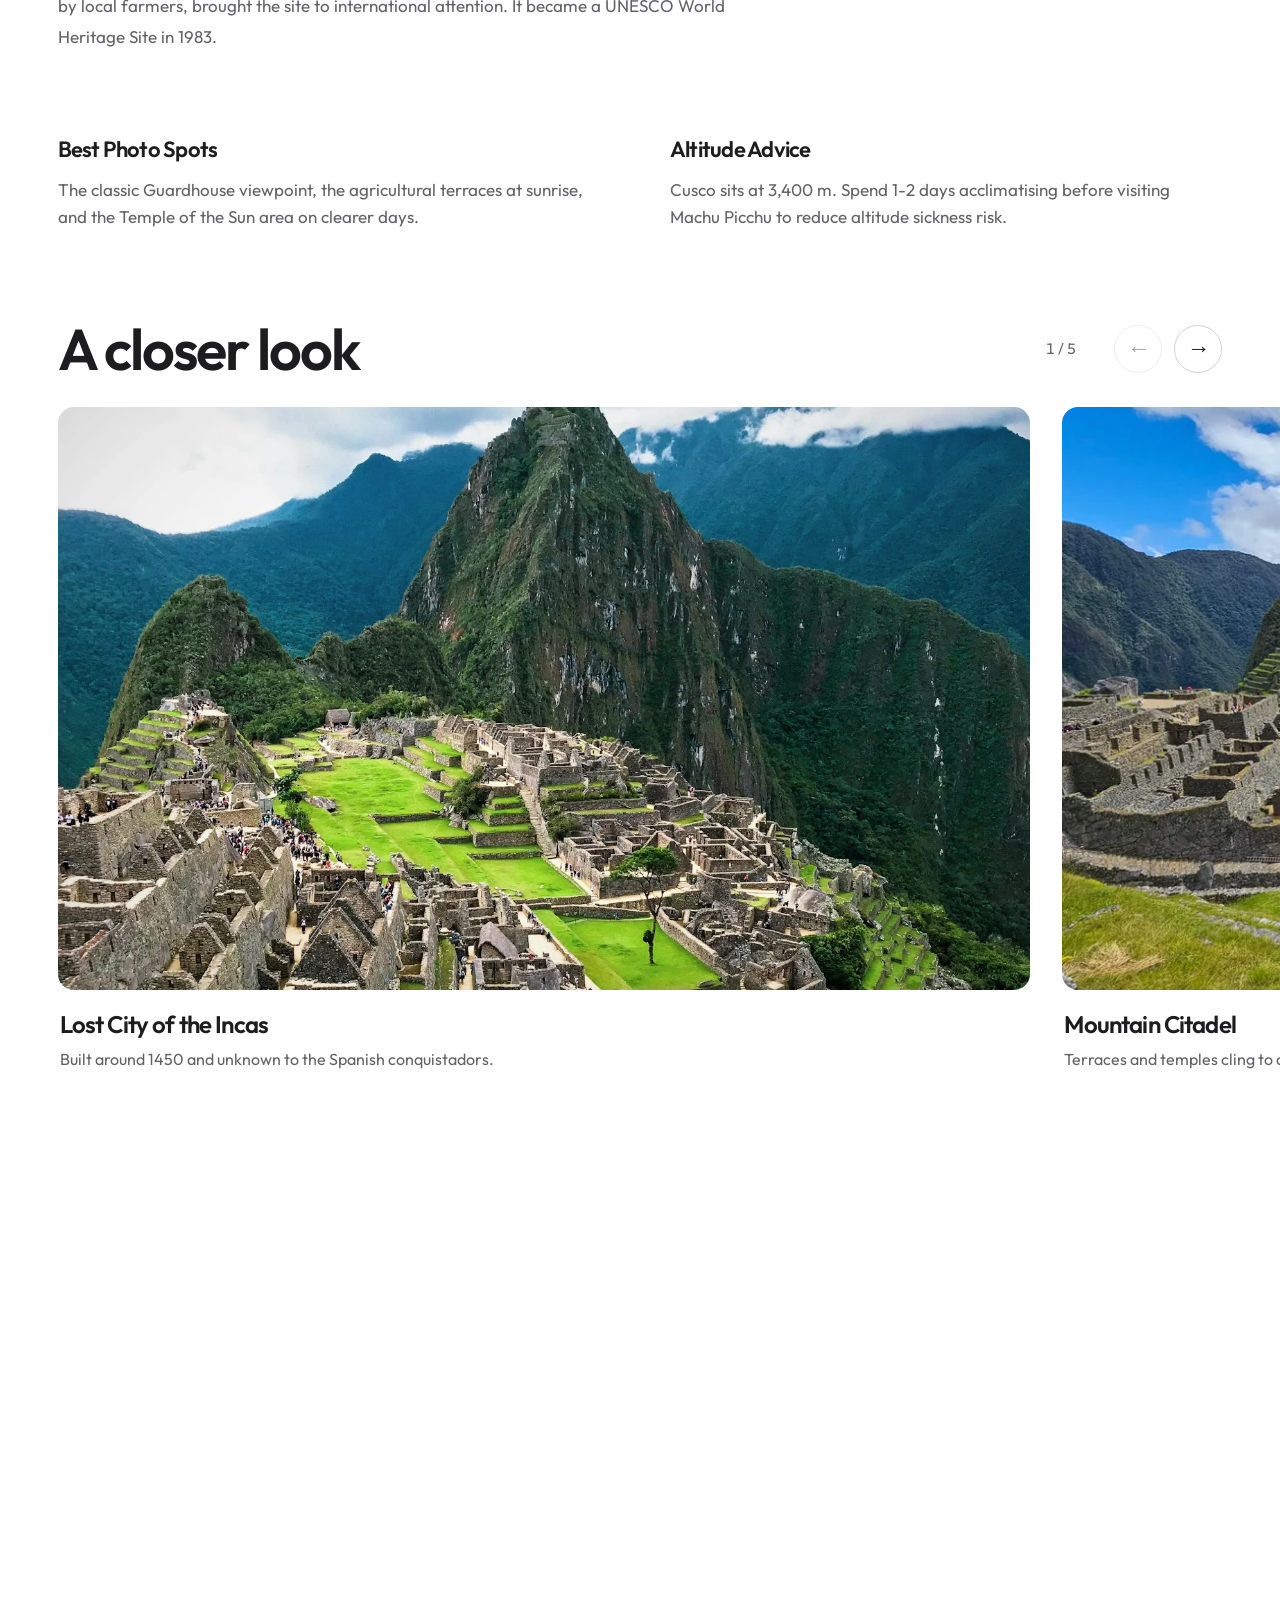
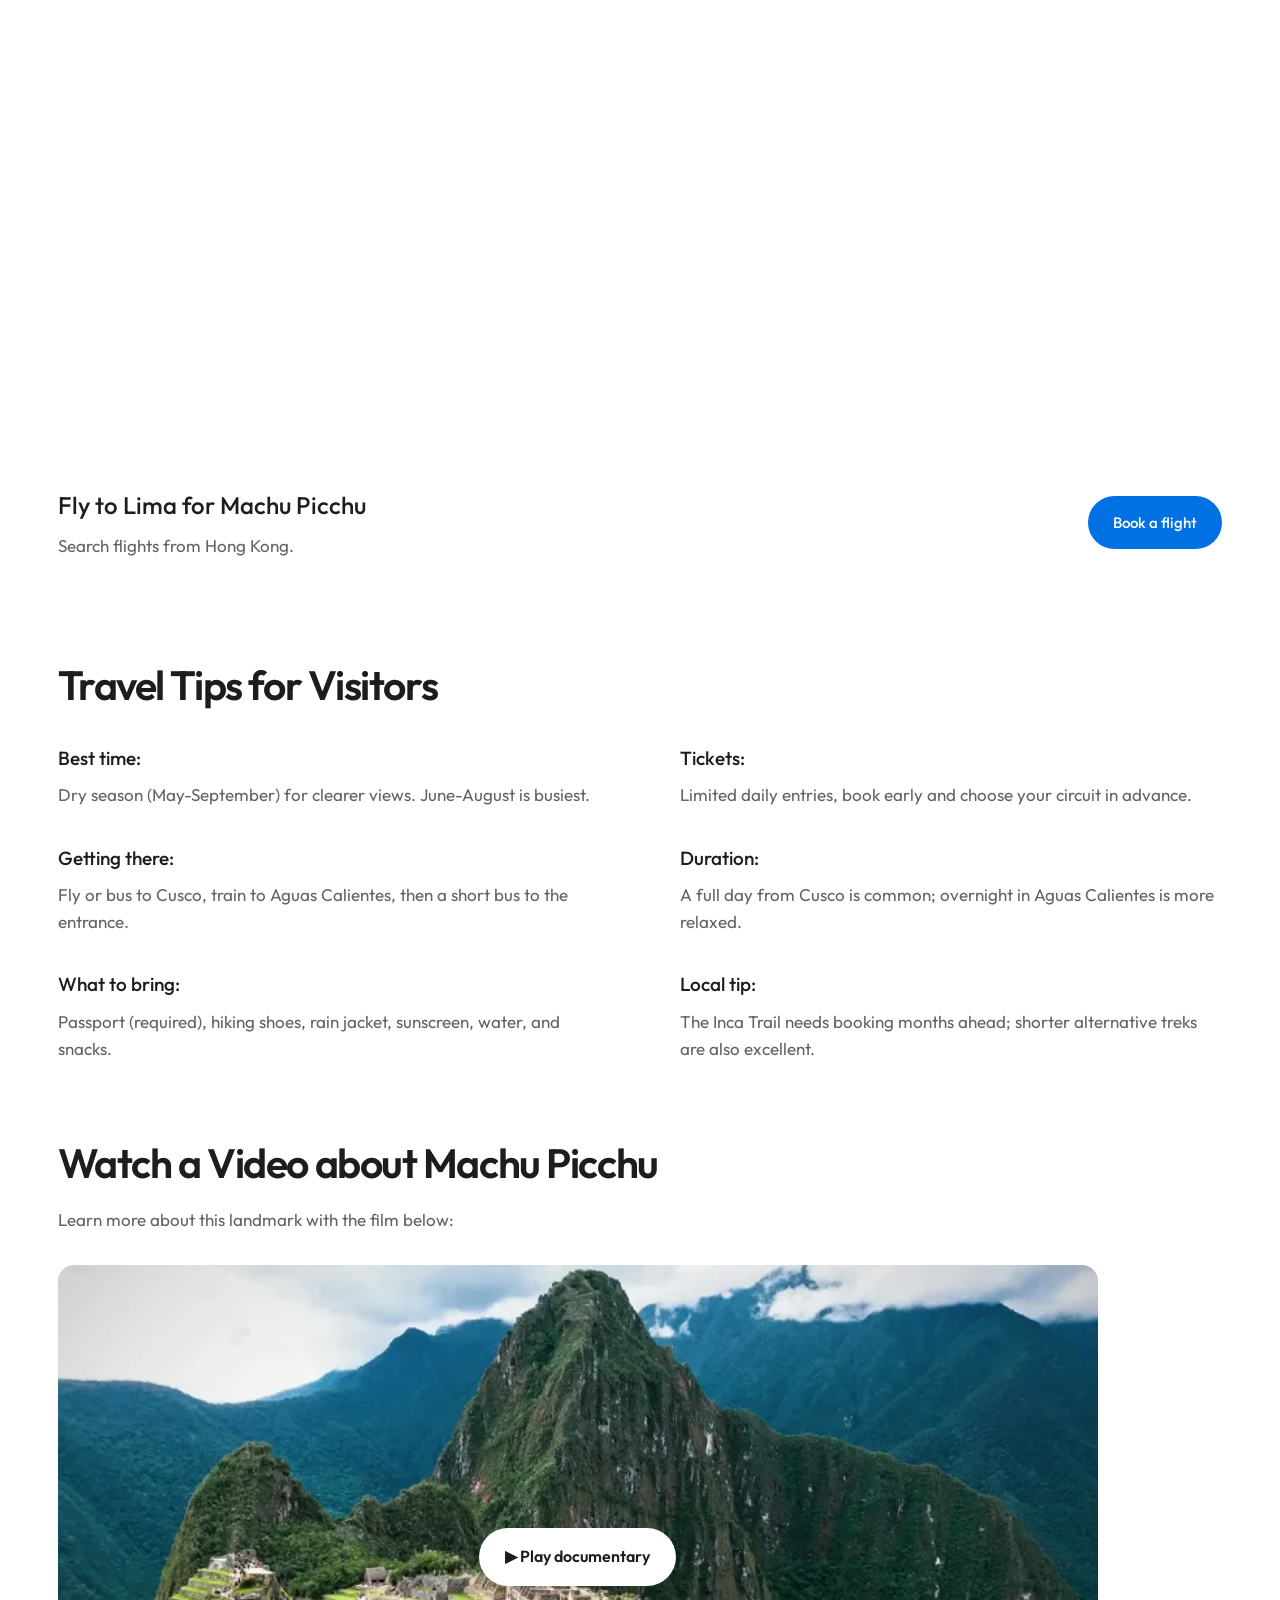
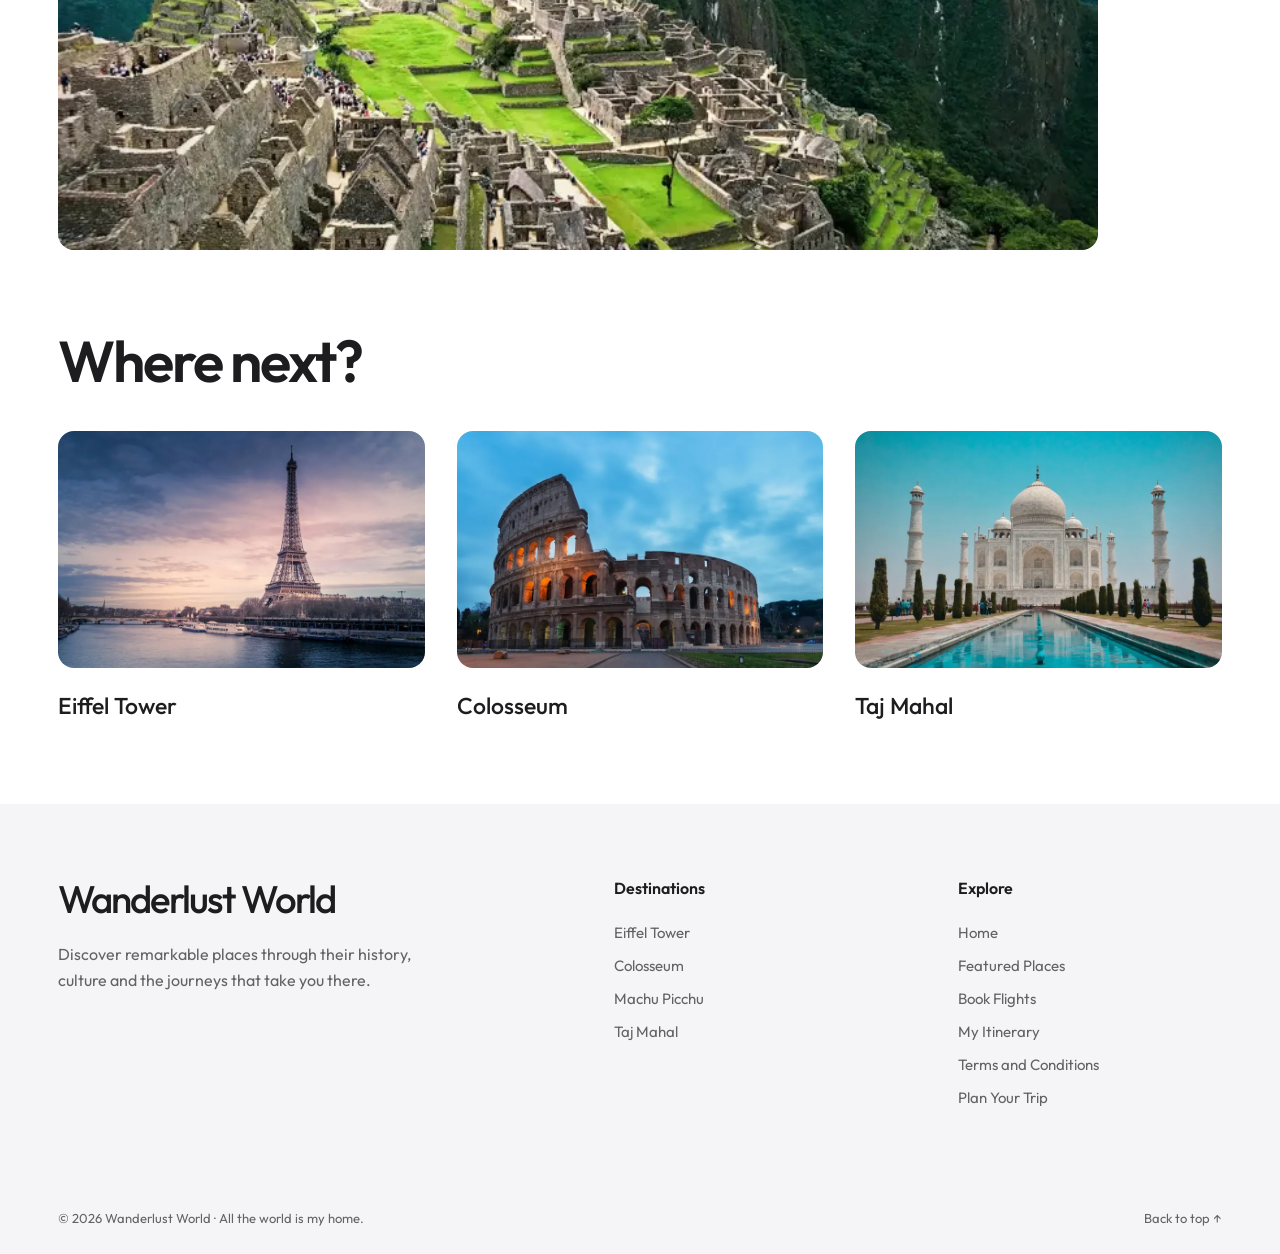
<file: machu-picchu.html>
<!doctype html>
<html lang="en">
  <head>
    <meta charset="UTF-8" />
    <meta name="viewport" content="width=device-width, initial-scale=1.0" />
    <meta
      name="description"
      content="History, travel tips, and visitor guide for Machu Picchu in Peru." data-i18n-attr="content:machu.metaDescription"
    />
    <title data-i18n="machu.metaTitle">Machu Picchu | Wanderlust World</title>
    <meta name="color-scheme" content="light dark" />
    <link rel="icon" href="./image/wanderlust.png" type="image/png" />

    <link
      rel="preload"
      href="./image/optimized/machu-picchu.webp"
      as="image"
      fetchpriority="high"
      media="(min-width: 768px)"
    />
    <link
      rel="preload"
      as="image"
      href="./image/optimized/machu-picchu-mobile.webp"
      media="(max-width: 767px)"
      fetchpriority="high"
    />
    <script src="./js/theme.js"></script>
    <script src="./js/lang.js"></script>
    <link rel="stylesheet" href="./css/styles.css?v=20261014-9" />
  </head>
  <body id="top" class="page-machu-picchu">
    <a class="skip-link" href="#main-content" data-i18n="nav.skip">Skip to content</a>
    <header class="site-header">
      <div class="nav-container">
        <a href="./index.html" class="logo"
          ><img
            src="./image/wanderlust.png"
            alt="Wanderlust logo" data-i18n-attr="alt:common.logoAlt"
            width="32"
            height="32"
          />Wanderlust <span>World</span></a
        >
        <nav class="main-nav" id="main-nav" aria-label="Main navigation" data-i18n-attr="aria-label:nav.main">
          <ul>
            <li><a href="./index.html" data-i18n="nav.home">Home</a></li>
            <li><a href="./eiffel-tower.html" data-i18n="nav.eiffel">Eiffel Tower</a></li>
            <li><a href="./colosseum.html" data-i18n="nav.colosseum">Colosseum</a></li>
            <li>
              <a href="./machu-picchu.html" class="active" aria-current="page"
                 data-i18n="nav.machu">Machu Picchu</a
              >
            </li>
            <li><a href="./taj-mahal.html" data-i18n="nav.taj">Taj Mahal</a></li>
            <li class="nav-account"><a href="./sign-in.html" data-i18n="nav.signIn">Sign in</a></li>
            <li><a href="./booking.html" data-i18n="nav.flights">Book Flights</a></li>
          </ul>
        </nav>
        <div class="header-actions">
          <div class="account-slot">
            <a class="account-link" href="./sign-in.html" data-i18n="nav.signIn">Sign in</a>
          </div>
          <div
            class="lang-switch"
            role="group"
            aria-label="Language"
            data-i18n-attr="aria-label:lang.group"
          >
            <button type="button" data-set-lang="en" aria-pressed="true">
              EN
            </button>
            <button
              type="button"
              data-set-lang="zh-HK"
              lang="zh-HK"
              aria-pressed="false"
            >
              繁
            </button>
          </div>
          <button
            class="theme-toggle"
            type="button"
            aria-label="Switch color theme"
            title="Switch color theme"
          >
            <img
              class="theme-icon theme-icon-moon"
              src="./image/icons/moon.svg"
              alt=""
              width="18"
              height="18"
            />
            <img
              class="theme-icon theme-icon-sun"
              src="./image/icons/sun.svg"
              alt=""
              width="18"
              height="18"
            />
            <span class="sr-only">Switch color theme</span>
          </button>
          <button
            class="hamburger-btn"
            type="button"
            aria-label="Open navigation" data-i18n-attr="aria-label:nav.open"
            aria-controls="main-nav"
            aria-expanded="false"
          >
            <span></span><span></span>
          </button>
        </div>
      </div>
    </header>
    <main id="main-content">
      <section
        class="attraction-hero cinematic-hero"
        aria-labelledby="attraction-title"
      >
        <div class="hero-media">
          <picture
            ><source
              media="(max-width: 767px)"
              srcset="./image/optimized/machu-picchu-mobile.webp" />
            <img
              src="./image/optimized/machu-picchu.webp"
              alt="Machu Picchu in Peru" data-i18n-attr="alt:machu.heroAlt"
              width="1600"
              height="1067"
              fetchpriority="high"
              srcset="
                ./image/optimized/machu-picchu-800.webp  800w,
                ./image/optimized/machu-picchu.webp     1600w
              "
              sizes="100vw"
          /></picture>
        </div>
        <div class="hero-content">
          <p class="hero-location" data-i18n="place.peruAndes">Peru · Andes</p>
          <h1 id="attraction-title" data-i18n="nav.machu">Machu Picchu</h1>
          <p data-i18n="home.machuTitle">History above the clouds.</p>
          <a class="btn btn-white" href="#history"
            ><span data-i18n="guide.exploreHistory">Explore the history</span> <span aria-hidden="true">↘</span></a
          >
        </div>
      </section>
      <div class="guide-layout container" id="history">
        <article class="guide-story">
          <h2 data-i18n="machu.historyTitle">History of Machu Picchu</h2>
          <p data-i18n="machu.intro">
            Machu Picchu is one of the most spectacular archaeological sites in
            the world. Nestled high in the Andes at about 2,430 metres above sea
            level, this 15th-century Inca citadel remains remarkably well
            preserved.
          </p>

          <div class="history-block">
            <h3 data-i18n="machu.incaTitle">Built by the Inca Empire</h3>
            <p data-i18n="machu.inca">
              Most historians believe Machu Picchu was built around 1450 during
              the reign of emperor Pachacuti Inca Yupanqui. It was likely a
              royal estate or sacred centre rather than a purely defensive
              fortress. The site contains about 200 structures, including
              temples, residences, storage buildings, and agricultural terraces.
            </p>
          </div>

          <h3 data-i18n="machu.engTitle">Inca Engineering Marvel</h3>
          <p data-i18n="machu.eng">
            The Incas were master stonemasons. Stones were cut and fitted so
            precisely that many walls still stand without mortar. The city shows
            advanced knowledge of astronomy, hydrology, and earthquake-resistant
            construction. Stone aqueducts channelled water, and terraces
            prevented landslides while maximising farmland.
          </p>

          <h3 data-i18n="machu.foundTitle">Abandonment &amp; Rediscovery</h3>
          <p data-i18n="machu.found">
            Machu Picchu was abandoned around the mid-16th century, near the
            time of the Spanish conquest. The conquistadors never found it. In
            1911, American explorer Hiram Bingham, guided by local farmers,
            brought the site to international attention. It became a UNESCO
            World Heritage Site in 1983.
          </p>
        </article>
        <aside class="guide-facts">
          <div class="facts-heading">
            <h2 data-i18n="guide.facts">Quick Facts</h2>
          </div>
          <ul
            class="fact-list"
            id="facts-list"
            tabindex="0"
            aria-label="Quick facts" data-i18n-attr="aria-label:guide.factsLabel"
          >
            <li><strong data-i18n="guide.country">Country</strong><span data-i18n="machu.factCountry">Peru</span></li>
            <li><strong data-i18n="guide.region">Region</strong><span data-i18n="machu.factRegion">Cusco, Andes</span></li>
            <li><strong data-i18n="guide.built">Built</strong><span data-i18n="machu.factBuilt">≈ 1450 AD</span></li>
            <li><strong data-i18n="guide.elevation">Elevation</strong><span data-i18n="machu.factElevation">2,430 metres</span></li>
            <li><strong data-i18n="guide.builtBy">Built by</strong><span data-i18n="machu.factBuiltBy">Inca Empire</span></li>
            <li><strong data-i18n="guide.rediscovered">Rediscovered</strong><span data-i18n="machu.factFound">1911 (Hiram Bingham)</span></li>
            <li><strong data-i18n="guide.unesco">UNESCO Status</strong><span data-i18n="machu.factUnesco">World Heritage (1983)</span></li>
            <li><strong data-i18n="guide.structures">Structures</strong><span data-i18n="machu.factStructures">≈ 200 buildings</span></li>
          </ul>
        </aside>
      </div>
      <section
        class="guide-highlights container"
        aria-label="Visitor highlights" data-i18n-attr="aria-label:guide.highlights"
      >
        <div class="info-grid">
          <div class="info-box">
            <h4 data-i18n="guide.photos">Best Photo Spots</h4>
            <p data-i18n="machu.photos">
              The classic Guardhouse viewpoint, the agricultural terraces at
              sunrise, and the Temple of the Sun area on clearer days.
            </p>
          </div>
          <div class="info-box">
            <h4 data-i18n="machu.altitudeTitle">Altitude Advice</h4>
            <p data-i18n="machu.altitude">
              Cusco sits at 3,400 m. Spend 1-2 days acclimatising before
              visiting Machu Picchu to reduce altitude sickness risk.
            </p>
          </div>
        </div>
      </section>
      <section
        class="photo-section"
        data-gallery
        aria-label="Machu Picchu photo gallery" data-i18n-attr="aria-label:machu.galleryLabel"
      >
        <div class="gallery-toolbar container">
          <h2 data-i18n="guide.closer">A closer look.</h2>
          <div class="gallery-controls">
            <span class="gallery-count" aria-live="polite">1 / 5</span
            ><button
              type="button"
              class="gallery-prev"
              aria-label="Previous photograph" data-i18n-attr="aria-label:media.prev"
            >
              ←</button
            ><button
              type="button"
              class="gallery-next"
              aria-label="Next photograph" data-i18n-attr="aria-label:media.next"
            >
              →
            </button>
          </div>
        </div>
        <div
          class="gallery-viewport"
          tabindex="0"
          aria-label="Photographs, use arrow keys to browse" data-i18n-attr="aria-label:media.browse"
        >
          <div class="gallery-track">
            <figure class="gallery-slide">
              <img
                src="./image/optimized/machu-picchu.webp"
                alt="Lost City of the Incas" data-i18n-attr="alt:machu.g1Alt"
                loading="lazy"
                width="1200"
                height="800"
                srcset="
                  ./image/optimized/machu-picchu-800.webp  800w,
                  ./image/optimized/machu-picchu.webp     1600w
                "
                sizes="(min-width: 1024px) 76vw, 100vw"
              />
              <figcaption>
                <h4 data-i18n="machu.g1Title">Lost City of the Incas</h4>
                <p data-i18n="machu.g1">
                  Built around 1450 and unknown to the Spanish conquistadors.
                </p>
              </figcaption>
            </figure>
            <figure class="gallery-slide">
              <img
                src="./image/optimized/machu-2.webp"
                alt="Mountain Citadel" data-i18n-attr="alt:machu.g2Alt"
                loading="lazy"
                width="1200"
                height="800"
                srcset="
                  ./image/optimized/machu-2-800.webp  800w,
                  ./image/optimized/machu-2.webp     1200w
                "
                sizes="(min-width: 1024px) 76vw, 100vw"
              />
              <figcaption>
                <h4 data-i18n="machu.g2Title">Mountain Citadel</h4>
                <p data-i18n="machu.g2">Terraces and temples cling to a ridge high in the Andes.</p>
              </figcaption>
            </figure>
            <figure class="gallery-slide">
              <img
                src="./image/optimized/machu-3.webp"
                alt="Andean Engineering" data-i18n-attr="alt:machu.g3Alt"
                loading="lazy"
                width="1200"
                height="800"
                srcset="
                  ./image/optimized/machu-3-800.webp  800w,
                  ./image/optimized/machu-3.webp     1200w
                "
                sizes="(min-width: 1024px) 76vw, 100vw"
              />
              <figcaption>
                <h4 data-i18n="machu.g3Title">Andean Engineering</h4>
                <p data-i18n="machu.g3">Precision stonework still stands without mortar.</p>
              </figcaption>
            </figure>
            <figure class="gallery-slide">
              <img
                src="./image/optimized/machu-4.webp"
                alt="Misty Mornings" data-i18n-attr="alt:machu.g4Alt"
                loading="lazy"
                width="1200"
                height="800"
                srcset="
                  ./image/optimized/machu-4-800.webp  800w,
                  ./image/optimized/machu-4.webp     1200w
                "
                sizes="(min-width: 1024px) 76vw, 100vw"
              />
              <figcaption>
                <h4 data-i18n="machu.g4Title">Misty Mornings</h4>
                <p data-i18n="machu.g4">Cloud forests often wrap the ruins in soft morning mist.</p>
              </figcaption>
            </figure>
            <figure class="gallery-slide">
              <img
                src="./image/optimized/machu-5.webp"
                alt="High-Altitude Wonder" data-i18n-attr="alt:machu.g5Alt"
                loading="lazy"
                width="1200"
                height="800"
                srcset="
                  ./image/optimized/machu-5-800.webp  800w,
                  ./image/optimized/machu-5.webp     1071w
                "
                sizes="(min-width: 1024px) 76vw, 100vw"
              />
              <figcaption>
                <h4 data-i18n="machu.g5Title">High-Altitude Wonder</h4>
                <p data-i18n="machu.g5">Acclimatise in Cusco before ascending to 2,430 m.</p>
              </figcaption>
            </figure>
          </div>
        </div>
      </section>
      <div class="guide-practical container">
        <div class="book-cta">
          <p>
            <strong data-i18n="machu.fly">Fly to Lima for Machu Picchu</strong><span data-i18n="guide.searchHk">Search sample flights from Hong Kong.</span></p>
          <a href="./booking.html?to=machu-picchu" class="btn" data-i18n="guide.book">Book a flight</a>
        </div>
        <div class="tips-section reveal">
          <h3 data-i18n="guide.tips">Travel Tips for Visitors</h3>
          <ul class="tips-list">
            <li>
              <strong data-i18n="guide.tipTime">Best time:</strong> <span data-i18n="machu.tipTime">Dry season (May-September) for clearer views. June-August is busiest.</span></li>
            <li>
              <strong data-i18n="guide.tipTickets">Tickets:</strong> <span data-i18n="machu.tipTickets">Limited daily entries, book early and choose your circuit in advance.</span></li>
            <li>
              <strong data-i18n="guide.tipThere">Getting there:</strong> <span data-i18n="machu.tipThere">Fly or bus to Cusco, train to Aguas Calientes, then a short bus to the entrance.</span></li>
            <li>
              <strong data-i18n="guide.tipDuration">Duration:</strong> <span data-i18n="machu.tipDuration">A full day from Cusco is common; overnight in Aguas Calientes is more relaxed.</span></li>
            <li>
              <strong data-i18n="guide.tipBring">What to bring:</strong> <span data-i18n="machu.tipBring">Passport (required), hiking shoes, rain jacket, sunscreen, water, and snacks.</span></li>
            <li>
              <strong data-i18n="guide.tipLocal">Local tip:</strong> <span data-i18n="machu.tipLocal">The Inca Trail needs booking months ahead; shorter alternative treks are also excellent.</span></li>
          </ul>
        </div>
        <div class="video-section reveal">
          <h3 data-i18n="machu.videoTitle">Watch a Video about Machu Picchu</h3>
          <p data-i18n="guide.filmIntro">Learn more about this landmark with the film below:</p>
          <div class="video-container">
            <button
              class="video-poster"
              type="button"
              aria-label="Play the documentary" data-i18n-attr="aria-label:media.play"
            >
              <img
                src="./image/optimized/machu-picchu-800.webp"
                alt=""
                width="800"
                height="530"
                loading="lazy"
              /><span data-i18n="media.playLabel">▶ Play documentary</span>
            </button>
            <div class="embed-loading" hidden role="status">
              <div class="orb-loader" aria-hidden="true">
                <span></span><span></span><span></span>
              </div>
              <p data-i18n="media.loading">Loading the documentary...</p>
              <a
                class="embed-fallback text-link"
                href="https://www.youtube.com/watch?v=Imzu3vTMOUo"
                target="_blank"
                rel="noopener"
                hidden
                 data-i18n="media.youtube">Open on YouTube ↗</a
              >
            </div>
            <iframe
              hidden
              data-src="https://www.youtube.com/embed/Imzu3vTMOUo"
              title="Machu Picchu Documentary" data-i18n-attr="title:machu.iframe"
              allow="
                accelerometer;
                autoplay;
                clipboard-write;
                encrypted-media;
                gyroscope;
                picture-in-picture;
              "
              allowfullscreen
              loading="lazy"
              width="960"
              height="540"
              referrerpolicy="strict-origin-when-cross-origin"
            ></iframe
            ><noscript
              ><iframe
                src="https://www.youtube.com/embed/Imzu3vTMOUo"
                title="Machu Picchu Documentary" data-i18n-attr="title:machu.iframe"
                allow="
                  accelerometer;
                  autoplay;
                  clipboard-write;
                  encrypted-media;
                  gyroscope;
                  picture-in-picture;
                "
                allowfullscreen
                loading="lazy"
                width="960"
                height="540"
                referrerpolicy="strict-origin-when-cross-origin"
              ></iframe
            ></noscript>
          </div>
        </div>
      </div>
      <section class="more-destinations container">
        <h2 data-i18n="guide.where">Where next?</h2>
        <ul class="related-list">
          <li>
            <a href="./eiffel-tower.html"
              ><img
                src="./image/optimized/eiffel-tower.webp"
                alt=""
                srcset="
                  ./image/optimized/eiffel-tower-800.webp  800w,
                  ./image/optimized/eiffel-tower.webp     1600w
                "
                sizes="(min-width: 1024px) 60vw, 100vw"
              /><span data-i18n="nav.eiffel">Eiffel Tower</span></a
            >
          </li>
          <li>
            <a href="./colosseum.html"
              ><img
                src="./image/optimized/colosseum.webp"
                alt=""
                srcset="
                  ./image/optimized/colosseum-800.webp  800w,
                  ./image/optimized/colosseum.webp     1600w
                "
                sizes="(min-width: 1024px) 60vw, 100vw"
              /><span data-i18n="nav.colosseum">Colosseum</span></a
            >
          </li>
          <li>
            <a href="./taj-mahal.html"
              ><img
                src="./image/optimized/taj-mahal.webp"
                alt=""
                srcset="
                  ./image/optimized/taj-mahal-800.webp  800w,
                  ./image/optimized/taj-mahal.webp     1600w
                "
                sizes="(min-width: 1024px) 60vw, 100vw"
              /><span data-i18n="nav.taj">Taj Mahal</span></a
            >
          </li>
        </ul>
      </section>
    </main>
    <footer>
      <div class="footer-inner">
        <div class="footer-col">
          <div class="footer-brand">Wanderlust <span>World</span></div>
          <p data-i18n="footer.blurb">
            Discover remarkable places through their history, culture and the
            journeys that take you there.
          </p>
        </div>
        <div class="footer-col">
          <h3 data-i18n="footer.destinations">Destinations</h3>
          <ul>
            <li><a href="./eiffel-tower.html" data-i18n="nav.eiffel">Eiffel Tower</a></li>
            <li><a href="./colosseum.html" data-i18n="nav.colosseum">Colosseum</a></li>
            <li><a href="./machu-picchu.html" data-i18n="nav.machu">Machu Picchu</a></li>
            <li><a href="./taj-mahal.html" data-i18n="nav.taj">Taj Mahal</a></li>
          </ul>
        </div>
        <div class="footer-col">
          <h3 data-i18n="footer.explore">Explore</h3>
          <ul>
            <li><a href="./index.html" data-i18n="nav.home">Home</a></li>
            <li><a href="./index.html#destinations" data-i18n="footer.featured">Featured Places</a></li>
            <li><a href="./booking.html" data-i18n="nav.flights">Book Flights</a></li>
            <li><a href="./itinerary.html" data-i18n="nav.itinerary">My Itinerary</a></li>
            <li><a href="./terms.html" data-i18n="footer.terms">Terms and Conditions</a></li>
            <li><a href="./index.html#plan" data-i18n="home.planLink">Plan Your Trip</a></li>
          </ul>
        </div>
      </div>
      <div class="footer-bottom">
        <p data-i18n="footer.copy">&copy; 2026 Wanderlust World · All the world is my home.</p>
        <a href="#top" data-i18n="footer.top">Back to top ↑</a>
      </div>
    </footer>
    <button class="back-to-top" type="button" aria-label="Back to top" data-i18n-attr="aria-label:footer.topLabel" hidden>
      ↑
    </button>
    <script src="./js/vendor/gsap.min.js" defer></script>
    <script src="./js/vendor/ScrollTrigger.min.js" defer></script>
    <script src="./js/vendor/thinking-orbs.min.js" defer></script>
    <script src="./js/orbs.js?v=20261014-1" defer></script>
    <script src="./js/accounts.js?v=20261014-1" defer></script>
    <script src="./js/i18n.js?v=20261014-1" defer></script>
    <script src="./js/script.js?v=20261014-1" defer></script>
  </body>
</html>
</file>
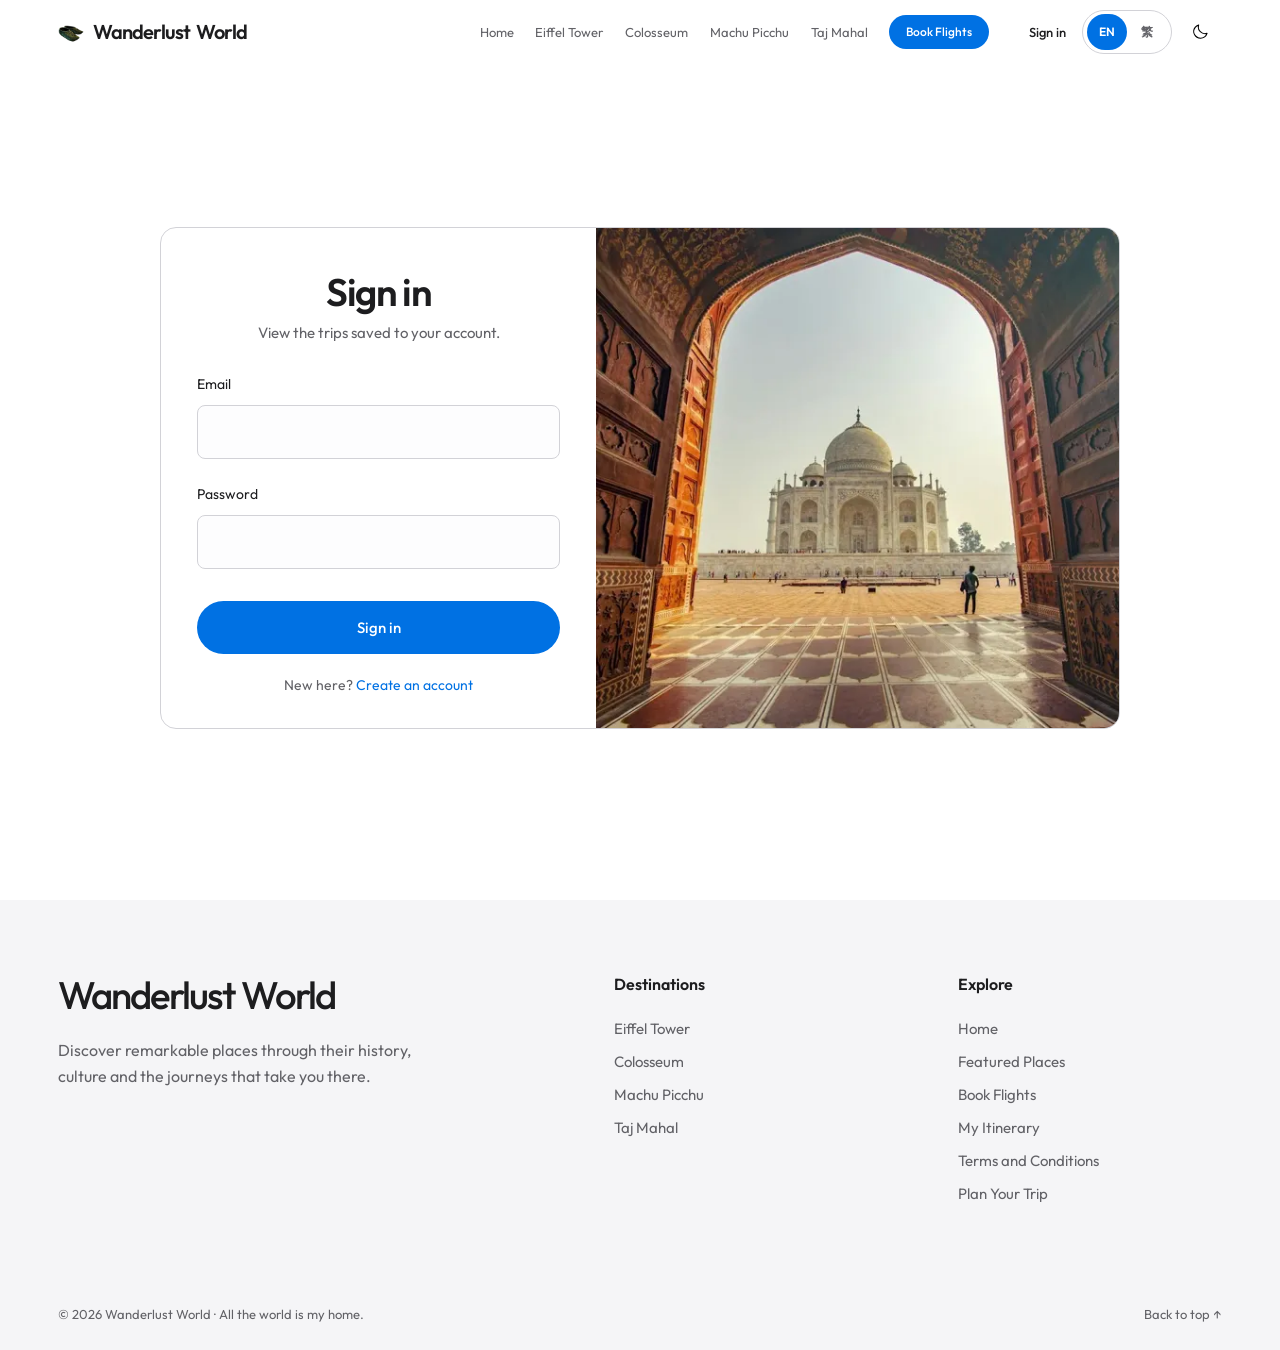
<file: sign-in.html>
<!doctype html>
<html lang="en">
  <head>
    <meta charset="UTF-8" />
    <meta name="viewport" content="width=device-width, initial-scale=1.0" />
    <meta
      name="description"
      content="Sign in to the Wanderlust World account saved on this device."
      data-i18n-attr="content:account.signInMetaDescription"
    />
    <title data-i18n="account.signInMetaTitle">Sign in | Wanderlust World</title>
    <meta name="color-scheme" content="light dark" />
    <link rel="icon" href="./image/wanderlust.png" type="image/png" />
    <script src="./js/theme.js"></script>
    <script src="./js/lang.js"></script>
    <link rel="stylesheet" href="./css/styles.css?v=20261014-9" />
    <link rel="stylesheet" href="./css/auth-slide.css?v=20261014-4" />
    <script>
      (function () {
        try {
          var type = sessionStorage.getItem("ww_auth_enter");
          if (!type) return;
          sessionStorage.removeItem("ww_auth_enter");
          if (window.matchMedia("(prefers-reduced-motion: reduce)").matches) return;
          document.documentElement.classList.add(
            type === "auth-forward" ? "auth-enter-forward" : "auth-enter-back",
          );
        } catch (e) {}
      })();
    </script>
  </head>
  <body id="top" class="page-sign-in">
    <a class="skip-link" href="#main-content" data-i18n="nav.skip">Skip to content</a>
    <header class="site-header">
      <div class="nav-container">
        <a href="./index.html" class="logo"
          ><img
            src="./image/wanderlust.png"
            alt="Wanderlust logo"
            data-i18n-attr="alt:common.logoAlt"
            width="32"
            height="32"
          />Wanderlust <span>World</span></a
        >
        <nav class="main-nav" id="main-nav" aria-label="Main navigation" data-i18n-attr="aria-label:nav.main">
          <ul>
            <li><a href="./index.html" data-i18n="nav.home">Home</a></li>
            <li><a href="./eiffel-tower.html" data-i18n="nav.eiffel">Eiffel Tower</a></li>
            <li><a href="./colosseum.html" data-i18n="nav.colosseum">Colosseum</a></li>
            <li><a href="./machu-picchu.html" data-i18n="nav.machu">Machu Picchu</a></li>
            <li><a href="./taj-mahal.html" data-i18n="nav.taj">Taj Mahal</a></li>
            <li class="nav-account"><a href="./sign-in.html" data-i18n="nav.signIn">Sign in</a></li>
            <li><a href="./booking.html" data-i18n="nav.flights">Book Flights</a></li>
          </ul>
        </nav>
        <div class="header-actions">
          <div class="account-slot">
            <a class="account-link" href="./sign-in.html" data-i18n="nav.signIn">Sign in</a>
          </div>
          <div
            class="lang-switch"
            role="group"
            aria-label="Language"
            data-i18n-attr="aria-label:lang.group"
          >
            <button type="button" data-set-lang="en" aria-pressed="true">EN</button>
            <button type="button" data-set-lang="zh-HK" lang="zh-HK" aria-pressed="false">繁</button>
          </div>
          <button class="theme-toggle" type="button" aria-label="Switch color theme" title="Switch color theme">
            <img class="theme-icon theme-icon-moon" src="./image/icons/moon.svg" alt="" width="18" height="18" />
            <img class="theme-icon theme-icon-sun" src="./image/icons/sun.svg" alt="" width="18" height="18" />
            <span class="sr-only">Switch color theme</span>
          </button>
          <button class="hamburger-btn" type="button" aria-label="Open navigation" data-i18n-attr="aria-label:nav.open" aria-controls="main-nav" aria-expanded="false">
            <span></span><span></span>
          </button>
        </div>
      </div>
    </header>
    <main id="main-content" class="booking-main container">
      <section class="account-stage">
        <div class="account-copy">
          <h1 data-i18n="account.signInTitle">Sign in</h1>
          <p data-i18n="account.signInLead">View the trips saved to your account.</p>
          <form id="sign-in-form" class="account-form" novalidate>
            <p class="form-error" role="alert" hidden></p>
            <div class="form-group">
              <label for="account-email" data-i18n="account.email">Email</label>
              <input id="account-email" name="email" type="email" autocomplete="email" inputmode="email" required />
              <p class="field-error" id="account-email-error" hidden></p>
            </div>
            <div class="form-group">
              <label for="account-password" data-i18n="account.password">Password</label>
              <input id="account-password" name="password" type="password" autocomplete="current-password" required />
              <p class="field-error" id="account-password-error" hidden></p>
            </div>
            <button type="submit" class="btn" data-i18n="nav.signIn">Sign in</button>
            <p class="account-switch">
              <span data-i18n="account.newHere">New here?</span>
              <a href="./sign-up.html" data-auth-next data-i18n="nav.signUp">Create an account</a>
            </p>
          </form>
        </div>
        <figure class="account-photo">
          <img
            src="./image/optimized/taj-4.webp"
            alt="The Taj Mahal reflected in the long garden pool"
            data-i18n-attr="alt:account.signInPhoto"
            width="1200"
            height="800"
            srcset="./image/optimized/taj-4-800.webp 800w, ./image/optimized/taj-4.webp 1200w"
            sizes="(min-width: 900px) 42vw, 100vw"
          />
        </figure>
      </section>
    </main>
    <noscript>
      <p class="no-results" data-i18n="booking.noscript">Enable JavaScript to search the flights and try the booking form.</p>
    </noscript>
    <footer>
      <div class="footer-inner">
        <div class="footer-col">
          <div class="footer-brand">Wanderlust <span>World</span></div>
          <p data-i18n="footer.blurb">Discover remarkable places through their history, culture and the journeys that take you there.</p>
        </div>
        <div class="footer-col">
          <h3 data-i18n="footer.destinations">Destinations</h3>
          <ul>
            <li><a href="./eiffel-tower.html" data-i18n="nav.eiffel">Eiffel Tower</a></li>
            <li><a href="./colosseum.html" data-i18n="nav.colosseum">Colosseum</a></li>
            <li><a href="./machu-picchu.html" data-i18n="nav.machu">Machu Picchu</a></li>
            <li><a href="./taj-mahal.html" data-i18n="nav.taj">Taj Mahal</a></li>
          </ul>
        </div>
        <div class="footer-col">
          <h3 data-i18n="footer.explore">Explore</h3>
          <ul>
            <li><a href="./index.html" data-i18n="nav.home">Home</a></li>
            <li><a href="./index.html#destinations" data-i18n="footer.featured">Featured Places</a></li>
            <li><a href="./booking.html" data-i18n="nav.flights">Book Flights</a></li>
            <li><a href="./itinerary.html" data-i18n="nav.itinerary">My Itinerary</a></li>
            <li><a href="./terms.html" data-i18n="footer.terms">Terms and Conditions</a></li>
            <li><a href="./index.html#plan" data-i18n="home.planLink">Plan Your Trip</a></li>
          </ul>
        </div>
      </div>
      <div class="footer-bottom">
        <p data-i18n="footer.copy">&copy; 2026 Wanderlust World · All the world is my home.</p>
        <a href="#top" data-i18n="footer.top">Back to top ↑</a>
      </div>
    </footer>
    <button class="back-to-top" type="button" aria-label="Back to top" data-i18n-attr="aria-label:footer.topLabel" hidden>↑</button>
    <script src="./js/accounts.js?v=20261014-1" defer></script>
    <script src="./js/i18n.js?v=20261014-1" defer></script>
    <script src="./js/script.js?v=20261014-1" defer></script>
  </body>
</html>
</file>
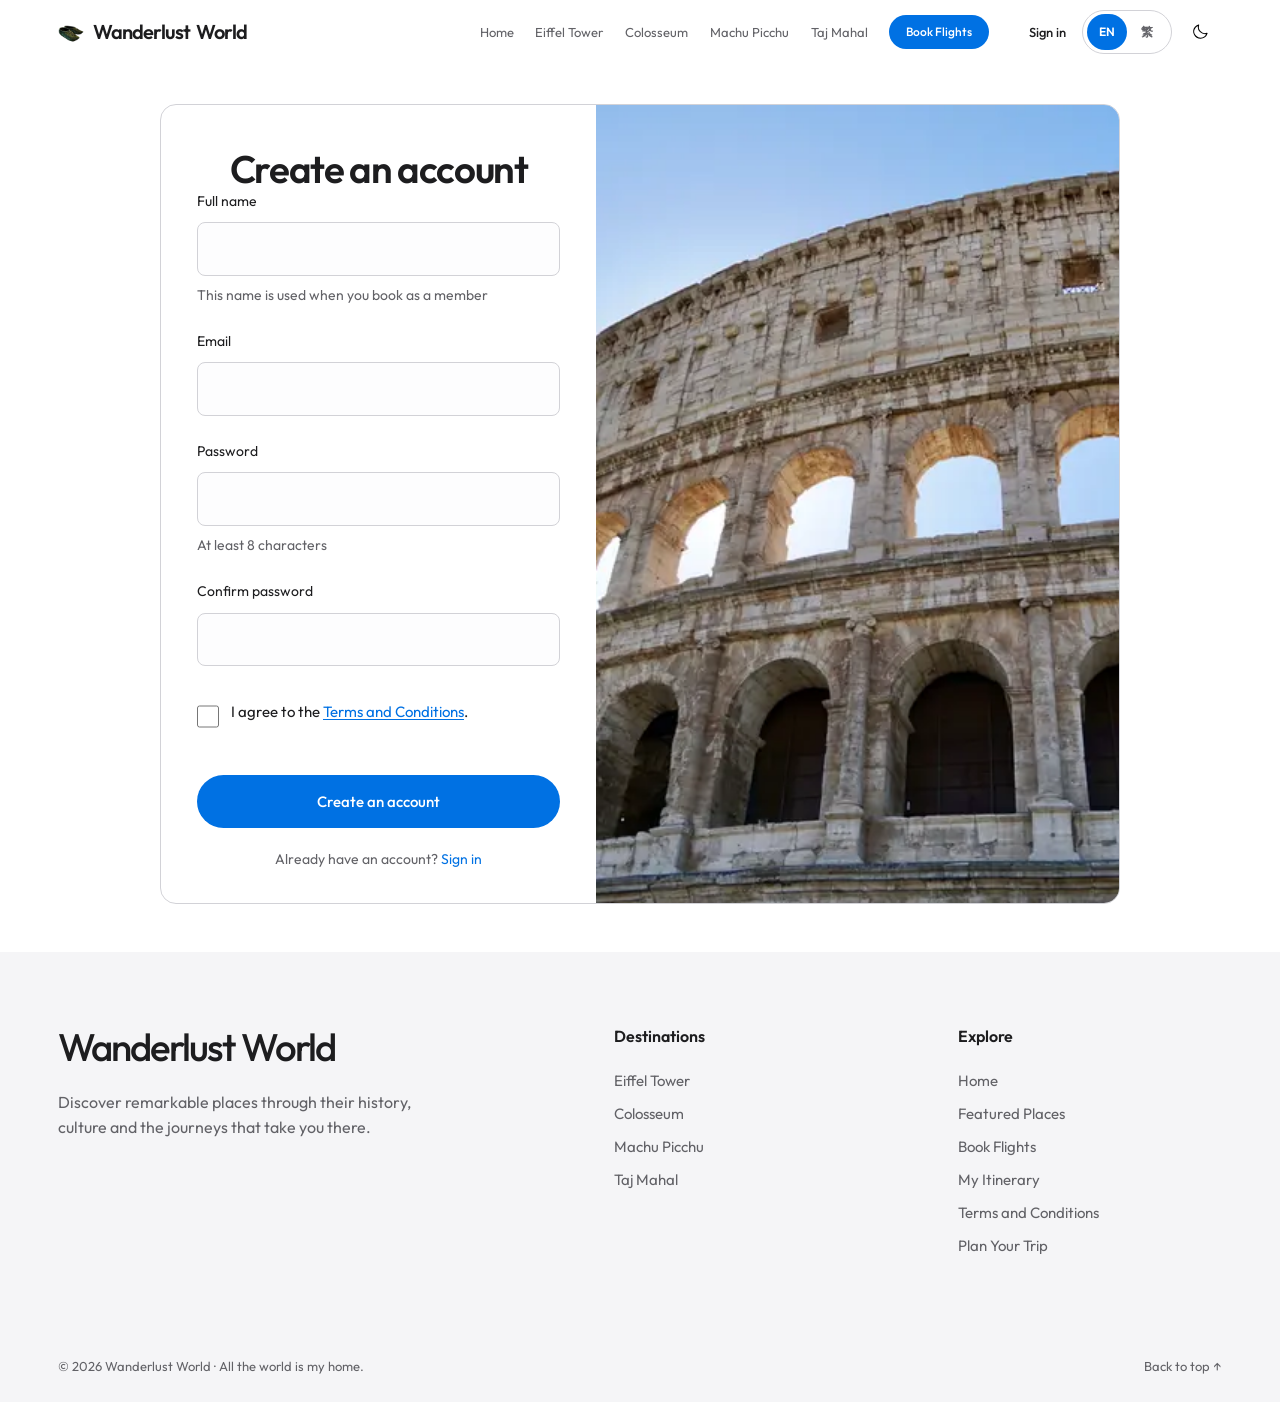
<file: sign-up.html>
<!doctype html>
<html lang="en">
  <head>
    <meta charset="UTF-8" />
    <meta name="viewport" content="width=device-width, initial-scale=1.0" />
    <meta
      name="description"
      content="Create a Wanderlust World account on this device and save confirmed trips."
      data-i18n-attr="content:account.signUpMetaDescription"
    />
    <title data-i18n="account.signUpMetaTitle">Create an account | Wanderlust World</title>
    <meta name="color-scheme" content="light dark" />
    <link rel="icon" href="./image/wanderlust.png" type="image/png" />
    <script src="./js/theme.js"></script>
    <script src="./js/lang.js"></script>
    <link rel="stylesheet" href="./css/styles.css?v=20261014-9" />
    <link rel="stylesheet" href="./css/auth-slide.css?v=20261014-4" />
    <script>
      (function () {
        try {
          var type = sessionStorage.getItem("ww_auth_enter");
          if (!type) return;
          sessionStorage.removeItem("ww_auth_enter");
          if (window.matchMedia("(prefers-reduced-motion: reduce)").matches) return;
          document.documentElement.classList.add(
            type === "auth-forward" ? "auth-enter-forward" : "auth-enter-back",
          );
        } catch (e) {}
      })();
    </script>
  </head>
  <body id="top" class="page-sign-up">
    <a class="skip-link" href="#main-content" data-i18n="nav.skip">Skip to content</a>
    <header class="site-header">
      <div class="nav-container">
        <a href="./index.html" class="logo"
          ><img
            src="./image/wanderlust.png"
            alt="Wanderlust logo"
            data-i18n-attr="alt:common.logoAlt"
            width="32"
            height="32"
          />Wanderlust <span>World</span></a
        >
        <nav class="main-nav" id="main-nav" aria-label="Main navigation" data-i18n-attr="aria-label:nav.main">
          <ul>
            <li><a href="./index.html" data-i18n="nav.home">Home</a></li>
            <li><a href="./eiffel-tower.html" data-i18n="nav.eiffel">Eiffel Tower</a></li>
            <li><a href="./colosseum.html" data-i18n="nav.colosseum">Colosseum</a></li>
            <li><a href="./machu-picchu.html" data-i18n="nav.machu">Machu Picchu</a></li>
            <li><a href="./taj-mahal.html" data-i18n="nav.taj">Taj Mahal</a></li>
            <li class="nav-account"><a href="./sign-in.html" data-i18n="nav.signIn">Sign in</a></li>
            <li><a href="./booking.html" data-i18n="nav.flights">Book Flights</a></li>
          </ul>
        </nav>
        <div class="header-actions">
          <div class="account-slot">
            <a class="account-link" href="./sign-in.html" data-i18n="nav.signIn">Sign in</a>
          </div>
          <div class="lang-switch" role="group" aria-label="Language" data-i18n-attr="aria-label:lang.group">
            <button type="button" data-set-lang="en" aria-pressed="true">EN</button>
            <button type="button" data-set-lang="zh-HK" lang="zh-HK" aria-pressed="false">繁</button>
          </div>
          <button class="theme-toggle" type="button" aria-label="Switch color theme" title="Switch color theme">
            <img class="theme-icon theme-icon-moon" src="./image/icons/moon.svg" alt="" width="18" height="18" />
            <img class="theme-icon theme-icon-sun" src="./image/icons/sun.svg" alt="" width="18" height="18" />
            <span class="sr-only">Switch color theme</span>
          </button>
          <button class="hamburger-btn" type="button" aria-label="Open navigation" data-i18n-attr="aria-label:nav.open" aria-controls="main-nav" aria-expanded="false">
            <span></span><span></span>
          </button>
        </div>
      </div>
    </header>
    <main id="main-content" class="booking-main container">
      <section class="account-stage">
        <div class="account-copy">
          <h1 data-i18n="account.signUpTitle">Create an account</h1>
          <!-- <p data-i18n="account.signUpLead">Save confirmed flights to My Itinerary. Your account stays on this device.</p> -->
          <form id="sign-up-form" class="account-form" novalidate>
            <p class="form-error" role="alert" hidden></p>
            <div class="form-group">
              <label for="account-name" data-i18n="account.name">Full name</label>
              <input id="account-name" name="name" type="text" autocomplete="name" required aria-describedby="account-name-help" />
              <p class="field-help" id="account-name-help" data-i18n="account.nameHelp">This name is used when you book as a member.</p>
              <p class="field-error" id="account-name-error" hidden></p>
            </div>
            <div class="form-group">
              <label for="account-email" data-i18n="account.email">Email</label>
              <input id="account-email" name="email" type="email" autocomplete="email" inputmode="email" required />
              <p class="field-error" id="account-email-error" hidden></p>
            </div>
            <div class="form-group">
              <label for="account-password" data-i18n="account.password">Password</label>
              <input id="account-password" name="password" type="password" autocomplete="new-password" required aria-describedby="account-password-help" />
              <p class="field-help" id="account-password-help" data-i18n="account.passwordHelp">At least 8 characters</p>
              <p class="field-error" id="account-password-error" hidden></p>
            </div>
            <div class="form-group">
              <label for="account-confirm" data-i18n="account.confirmPassword">Confirm password</label>
              <input id="account-confirm" name="confirm" type="password" autocomplete="new-password" required />
              <p class="field-error" id="account-confirm-error" hidden></p>
            </div>
            <div class="form-group">
              <div class="check-row">
                <input id="accept-terms" name="terms" type="checkbox" />
                <label for="accept-terms"><span data-i18n="account.termsBefore">I agree to the </span><a href="./terms.html" data-i18n="footer.terms" target="_blank">Terms and Conditions</a><span data-i18n="account.termsAfter">.</span></label>
              </div>
              <p class="field-error" id="accept-terms-error" hidden></p>
            </div>
            <button type="submit" class="btn" data-i18n="nav.signUp">Create an account</button>
            <p class="account-switch">
              <span data-i18n="account.haveAccount">Already have an account?</span>
              <a href="./sign-in.html" data-auth-next data-i18n="nav.signIn">Sign in</a>
            </p>
          </form>
        </div>
        <figure class="account-photo">
          <img
            src="./image/optimized/colosseum-2.webp"
            alt="Three tiers of arches defined Roman engineering ambition"
            data-i18n-attr="alt:account.signUpPhoto"
            width="1200"
            height="800"
            srcset="./image/optimized/colosseum-2-800.webp 800w, ./image/optimized/colosseum-2.webp 1200w"
            sizes="(min-width: 900px) 42vw, 100vw"
          />
        </figure>
      </section>
    </main>
    <noscript>
      <p class="no-results" data-i18n="booking.noscript">Enable JavaScript to search the flights and try the booking form.</p>
    </noscript>
    <footer>
      <div class="footer-inner">
        <div class="footer-col">
          <div class="footer-brand">Wanderlust <span>World</span></div>
          <p data-i18n="footer.blurb">Discover remarkable places through their history, culture and the journeys that take you there.</p>
        </div>
        <div class="footer-col">
          <h3 data-i18n="footer.destinations">Destinations</h3>
          <ul>
            <li><a href="./eiffel-tower.html" data-i18n="nav.eiffel">Eiffel Tower</a></li>
            <li><a href="./colosseum.html" data-i18n="nav.colosseum">Colosseum</a></li>
            <li><a href="./machu-picchu.html" data-i18n="nav.machu">Machu Picchu</a></li>
            <li><a href="./taj-mahal.html" data-i18n="nav.taj">Taj Mahal</a></li>
          </ul>
        </div>
        <div class="footer-col">
          <h3 data-i18n="footer.explore">Explore</h3>
          <ul>
            <li><a href="./index.html" data-i18n="nav.home">Home</a></li>
            <li><a href="./index.html#destinations" data-i18n="footer.featured">Featured Places</a></li>
            <li><a href="./booking.html" data-i18n="nav.flights">Book Flights</a></li>
            <li><a href="./itinerary.html" data-i18n="nav.itinerary">My Itinerary</a></li>
            <li><a href="./terms.html" data-i18n="footer.terms">Terms and Conditions</a></li>
            <li><a href="./index.html#plan" data-i18n="home.planLink">Plan Your Trip</a></li>
          </ul>
        </div>
      </div>
      <div class="footer-bottom">
        <p data-i18n="footer.copy">&copy; 2026 Wanderlust World · All the world is my home.</p>
        <a href="#top" data-i18n="footer.top">Back to top ↑</a>
      </div>
    </footer>
    <button class="back-to-top" type="button" aria-label="Back to top" data-i18n-attr="aria-label:footer.topLabel" hidden>↑</button>
    <script src="./js/accounts.js?v=20261014-1" defer></script>
    <script src="./js/i18n.js?v=20261014-1" defer></script>
    <script src="./js/script.js?v=20261014-1" defer></script>
  </body>
</html>
</file>
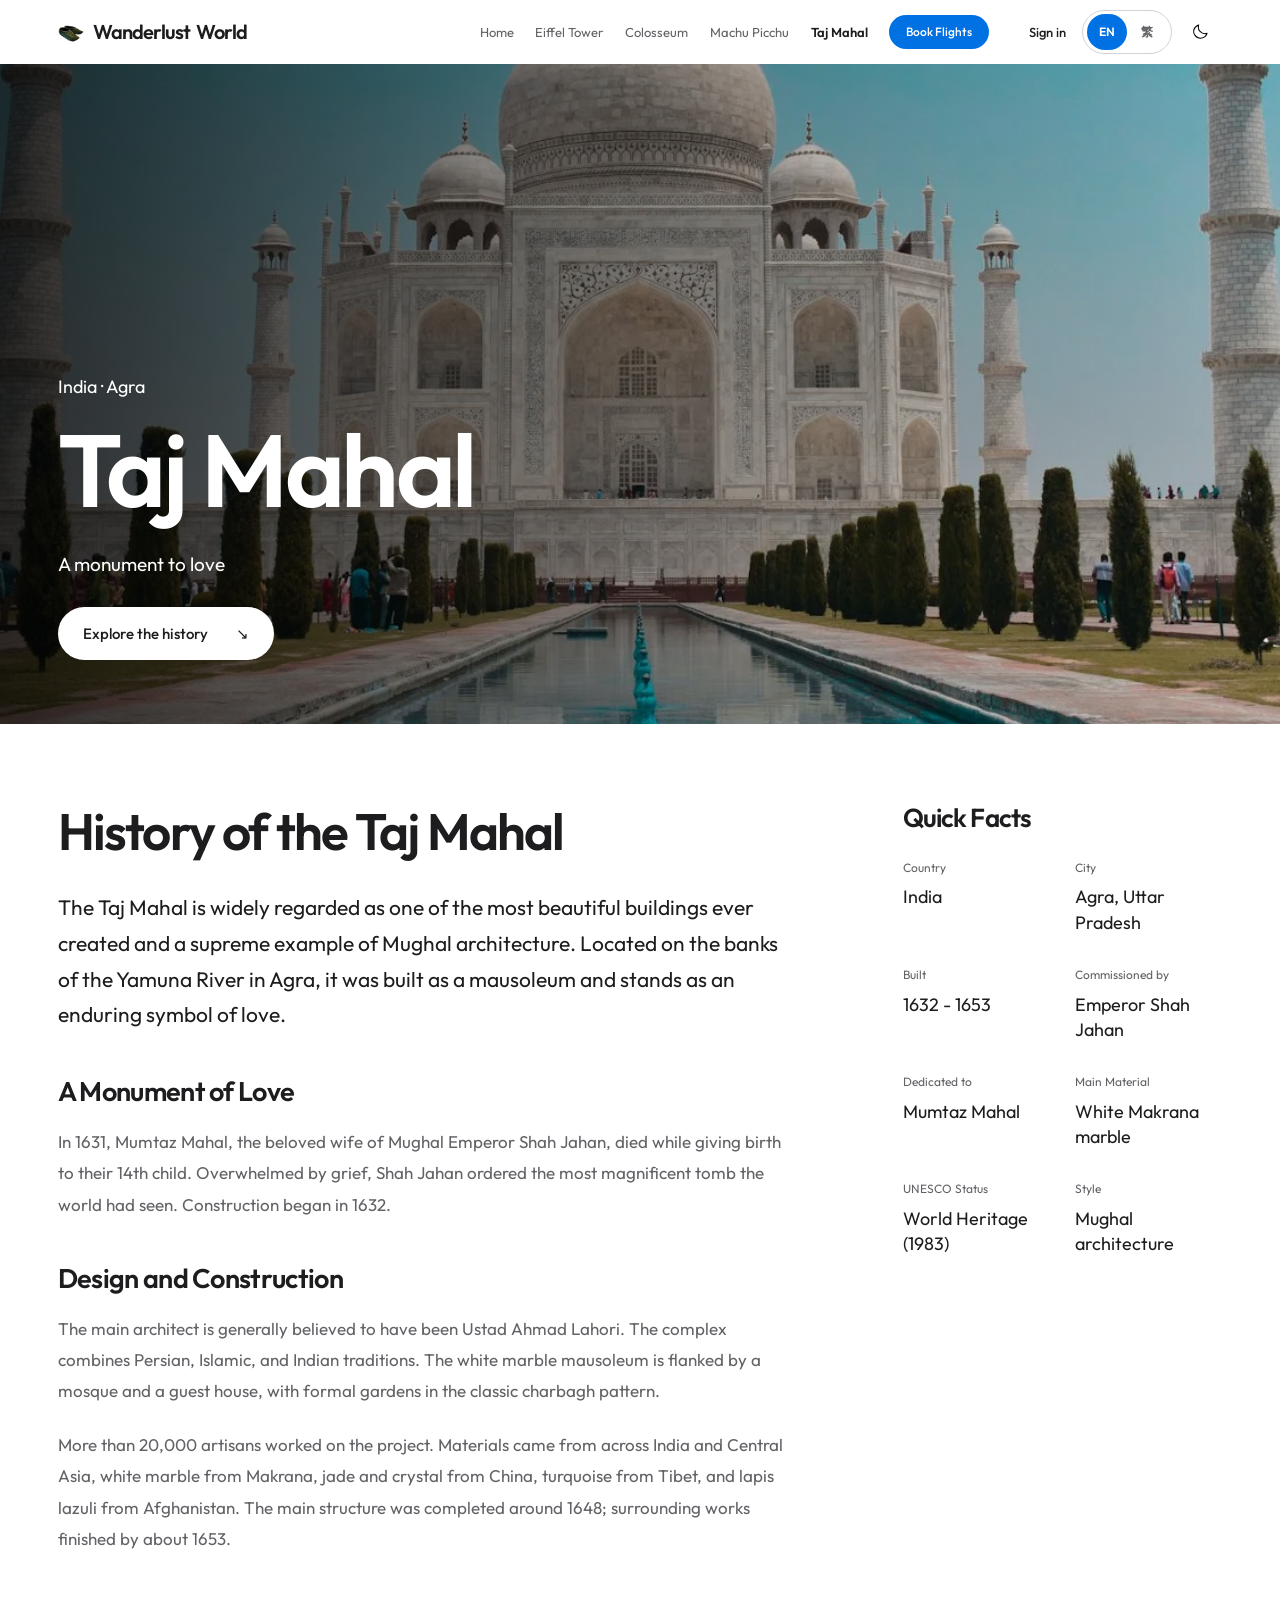
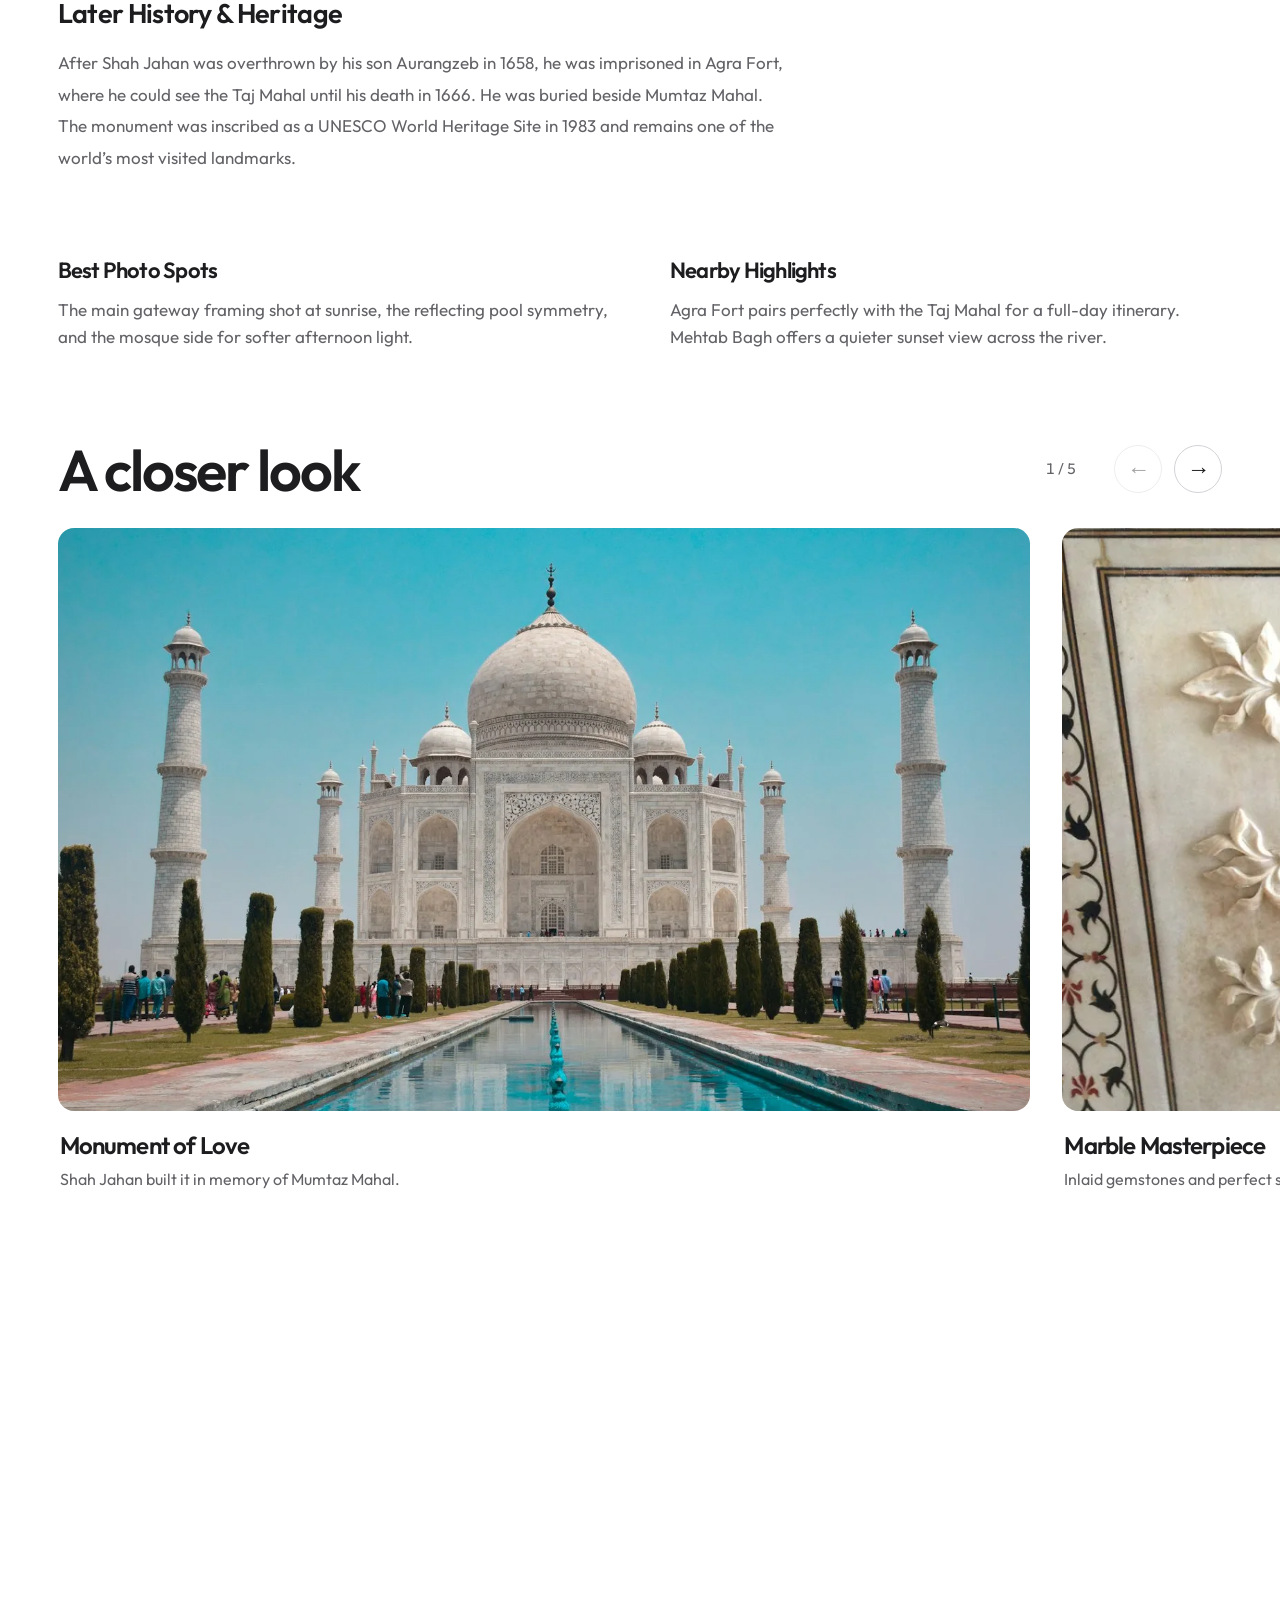
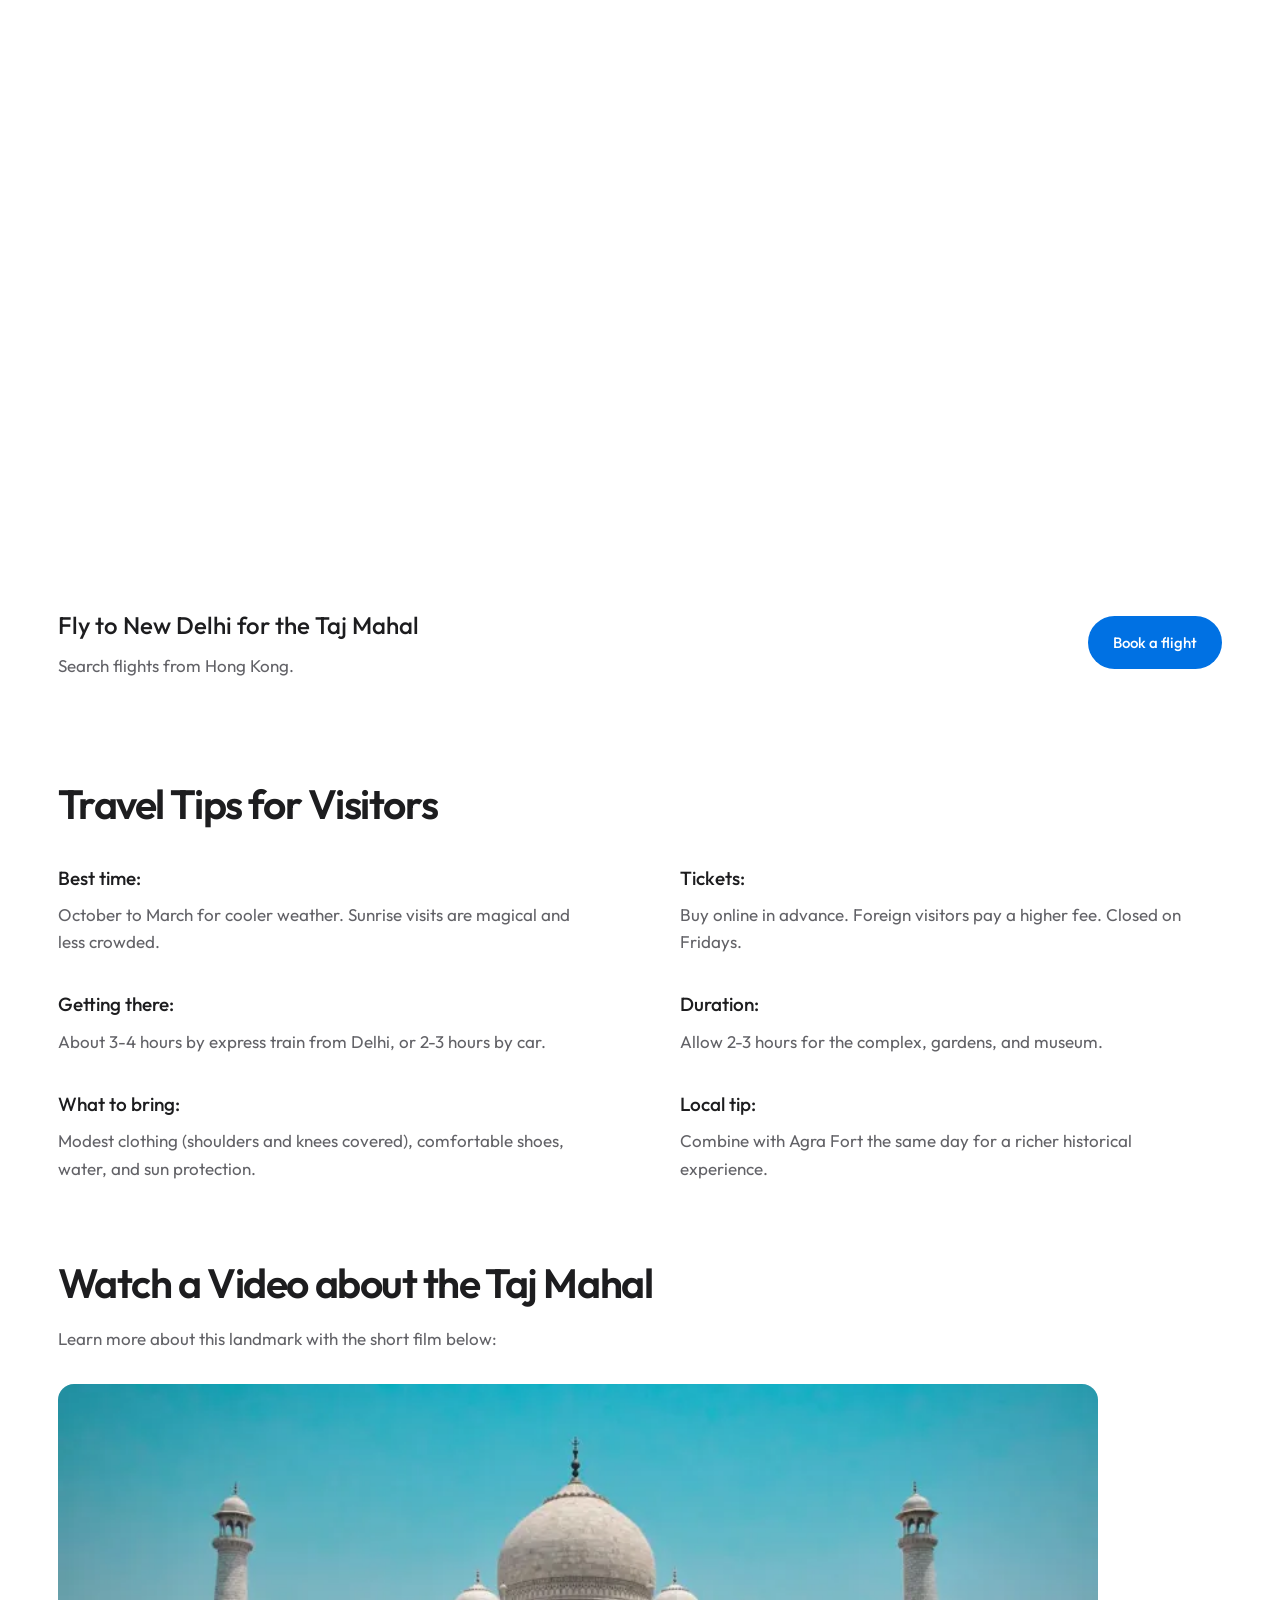
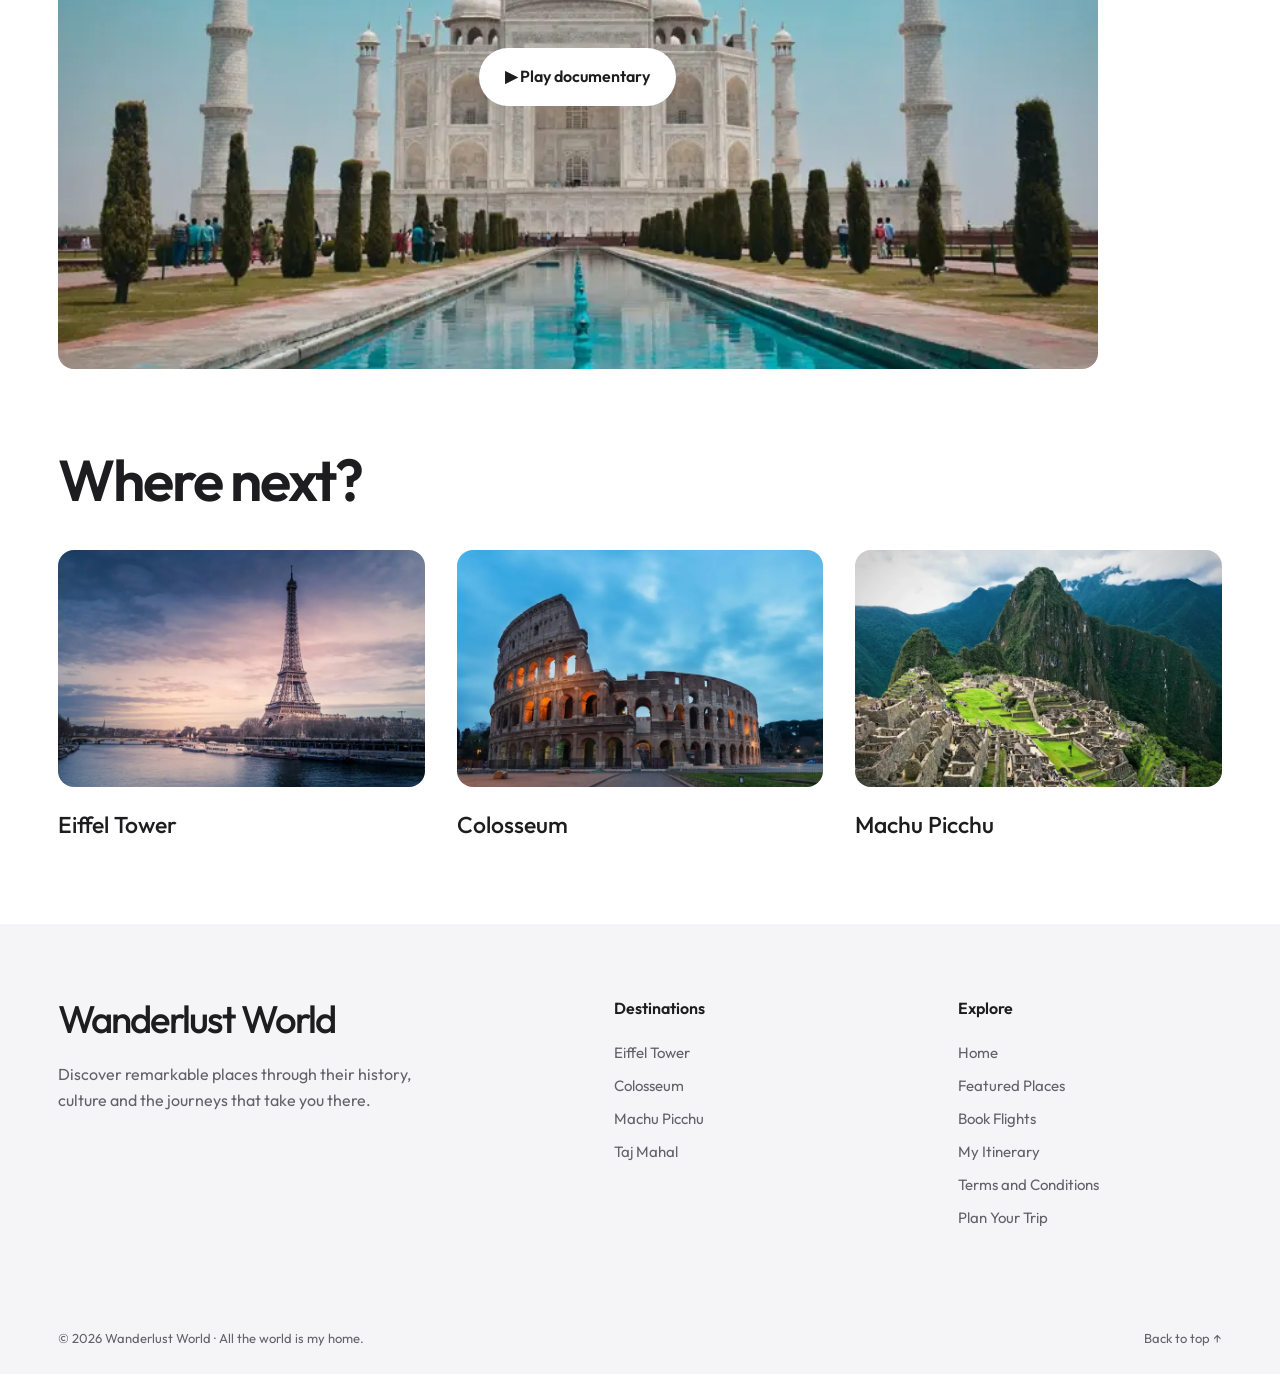
<file: taj-mahal.html>
<!doctype html>
<html lang="en">
  <head>
    <meta charset="UTF-8" />
    <meta name="viewport" content="width=device-width, initial-scale=1.0" />
    <meta
      name="description"
      content="History, travel tips, and visitor guide for the Taj Mahal in Agra, India." data-i18n-attr="content:taj.metaDescription"
    />
    <title data-i18n="taj.metaTitle">Taj Mahal | Wanderlust World</title>
    <meta name="color-scheme" content="light dark" />
    <link rel="icon" href="./image/wanderlust.png" type="image/png" />

    <link
      rel="preload"
      href="./image/optimized/taj-mahal.webp"
      as="image"
      fetchpriority="high"
      media="(min-width: 768px)"
    />
    <link
      rel="preload"
      as="image"
      href="./image/optimized/taj-mahal-mobile.webp"
      media="(max-width: 767px)"
      fetchpriority="high"
    />
    <script src="./js/theme.js"></script>
    <script src="./js/lang.js"></script>
    <link rel="stylesheet" href="./css/styles.css?v=20261014-9" />
  </head>
  <body id="top" class="page-taj-mahal">
    <a class="skip-link" href="#main-content" data-i18n="nav.skip">Skip to content</a>
    <header class="site-header">
      <div class="nav-container">
        <a href="./index.html" class="logo"
          ><img
            src="./image/wanderlust.png"
            alt="Wanderlust logo" data-i18n-attr="alt:common.logoAlt"
            width="32"
            height="32"
          />Wanderlust <span>World</span></a
        >
        <nav class="main-nav" id="main-nav" aria-label="Main navigation" data-i18n-attr="aria-label:nav.main">
          <ul>
            <li><a href="./index.html" data-i18n="nav.home">Home</a></li>
            <li><a href="./eiffel-tower.html" data-i18n="nav.eiffel">Eiffel Tower</a></li>
            <li><a href="./colosseum.html" data-i18n="nav.colosseum">Colosseum</a></li>
            <li><a href="./machu-picchu.html" data-i18n="nav.machu">Machu Picchu</a></li>
            <li>
              <a href="./taj-mahal.html" class="active" aria-current="page"
                 data-i18n="nav.taj">Taj Mahal</a
              >
            </li>
            <li class="nav-account"><a href="./sign-in.html" data-i18n="nav.signIn">Sign in</a></li>
            <li><a href="./booking.html" data-i18n="nav.flights">Book Flights</a></li>
          </ul>
        </nav>
        <div class="header-actions">
          <div class="account-slot">
            <a class="account-link" href="./sign-in.html" data-i18n="nav.signIn">Sign in</a>
          </div>
          <div
            class="lang-switch"
            role="group"
            aria-label="Language"
            data-i18n-attr="aria-label:lang.group"
          >
            <button type="button" data-set-lang="en" aria-pressed="true">
              EN
            </button>
            <button
              type="button"
              data-set-lang="zh-HK"
              lang="zh-HK"
              aria-pressed="false"
            >
              繁
            </button>
          </div>
          <button
            class="theme-toggle"
            type="button"
            aria-label="Switch color theme"
            title="Switch color theme"
          >
            <img
              class="theme-icon theme-icon-moon"
              src="./image/icons/moon.svg"
              alt=""
              width="18"
              height="18"
            />
            <img
              class="theme-icon theme-icon-sun"
              src="./image/icons/sun.svg"
              alt=""
              width="18"
              height="18"
            />
            <span class="sr-only">Switch color theme</span>
          </button>
          <button
            class="hamburger-btn"
            type="button"
            aria-label="Open navigation" data-i18n-attr="aria-label:nav.open"
            aria-controls="main-nav"
            aria-expanded="false"
          >
            <span></span><span></span>
          </button>
        </div>
      </div>
    </header>
    <main id="main-content">
      <section
        class="attraction-hero cinematic-hero"
        aria-labelledby="attraction-title"
      >
        <div class="hero-media">
          <picture
            ><source
              media="(max-width: 767px)"
              srcset="./image/optimized/taj-mahal-mobile.webp" />
            <img
              src="./image/optimized/taj-mahal.webp"
              alt="Taj Mahal in India" data-i18n-attr="alt:taj.heroAlt"
              width="1600"
              height="1067"
              fetchpriority="high"
              srcset="
                ./image/optimized/taj-mahal-800.webp  800w,
                ./image/optimized/taj-mahal.webp     1600w
              "
              sizes="100vw"
          /></picture>
        </div>
        <div class="hero-content">
          <p class="hero-location" data-i18n="place.indiaAgra">India · Agra</p>
          <h1 id="attraction-title" data-i18n="nav.taj">Taj Mahal</h1>
          <p data-i18n="home.tajTitle">A monument to love.</p>
          <a class="btn btn-white" href="#history"
            ><span data-i18n="guide.exploreHistory">Explore the history</span> <span aria-hidden="true">↘</span></a
          >
        </div>
      </section>
      <div class="guide-layout container" id="history">
        <article class="guide-story">
          <h2 data-i18n="taj.historyTitle">History of the Taj Mahal</h2>
          <p data-i18n="taj.intro">
            The Taj Mahal is widely regarded as one of the most beautiful
            buildings ever created and a supreme example of Mughal architecture.
            Located on the banks of the Yamuna River in Agra, it was built as a
            mausoleum and stands as an enduring symbol of love.
          </p>

          <div class="history-block">
            <h3 data-i18n="taj.loveTitle">A Monument of Love</h3>
            <p data-i18n="taj.love">
              In 1631, Mumtaz Mahal, the beloved wife of Mughal Emperor Shah
              Jahan, died while giving birth to their 14th child. Overwhelmed by
              grief, Shah Jahan ordered the most magnificent tomb the world had
              seen. Construction began in 1632.
            </p>
          </div>

          <h3 data-i18n="taj.designTitle">Design and Construction</h3>
          <p data-i18n="taj.design">
            The main architect is generally believed to have been Ustad Ahmad
            Lahori. The complex combines Persian, Islamic, and Indian
            traditions. The white marble mausoleum is flanked by a mosque and a
            guest house, with formal gardens in the classic charbagh pattern.
          </p>
          <p data-i18n="taj.materials">
            More than 20,000 artisans worked on the project. Materials came from
            across India and Central Asia, white marble from Makrana, jade and
            crystal from China, turquoise from Tibet, and lapis lazuli from
            Afghanistan. The main structure was completed around 1648;
            surrounding works finished by about 1653.
          </p>

          <h3 data-i18n="taj.laterTitle">Later History &amp; Heritage</h3>
          <p data-i18n="taj.later">
            After Shah Jahan was overthrown by his son Aurangzeb in 1658, he was
            imprisoned in Agra Fort, where he could see the Taj Mahal until his
            death in 1666. He was buried beside Mumtaz Mahal. The monument was
            inscribed as a UNESCO World Heritage Site in 1983 and remains one of
            the world’s most visited landmarks.
          </p>
        </article>
        <aside class="guide-facts">
          <div class="facts-heading">
            <h2 data-i18n="guide.facts">Quick Facts</h2>
          </div>
          <ul
            class="fact-list"
            id="facts-list"
            tabindex="0"
            aria-label="Quick facts" data-i18n-attr="aria-label:guide.factsLabel"
          >
            <li><strong data-i18n="guide.country">Country</strong><span data-i18n="taj.factCountry">India</span></li>
            <li><strong data-i18n="guide.city">City</strong><span data-i18n="taj.factCity">Agra, Uttar Pradesh</span></li>
            <li><strong data-i18n="guide.built">Built</strong><span data-i18n="taj.factBuilt">1632 - 1653</span></li>
            <li><strong data-i18n="guide.commissioned">Commissioned by</strong><span data-i18n="taj.factBy">Emperor Shah Jahan</span></li>
            <li><strong data-i18n="guide.dedicated">Dedicated to</strong><span data-i18n="taj.factFor">Mumtaz Mahal</span></li>
            <li><strong data-i18n="guide.mainMaterial">Main Material</strong><span data-i18n="taj.factMaterial">White Makrana marble</span></li>
            <li><strong data-i18n="guide.unesco">UNESCO Status</strong><span data-i18n="taj.factUnesco">World Heritage (1983)</span></li>
            <li><strong data-i18n="guide.style">Style</strong><span data-i18n="taj.factStyle">Mughal architecture</span></li>
          </ul>
        </aside>
      </div>
      <section
        class="guide-highlights container"
        aria-label="Visitor highlights" data-i18n-attr="aria-label:guide.highlights"
      >
        <div class="info-grid">
          <div class="info-box">
            <h4 data-i18n="guide.photos">Best Photo Spots</h4>
            <p data-i18n="taj.photos">
              The main gateway framing shot at sunrise, the reflecting pool
              symmetry, and the mosque side for softer afternoon light.
            </p>
          </div>
          <div class="info-box">
            <h4 data-i18n="guide.nearby">Nearby Highlights</h4>
            <p data-i18n="taj.nearby">
              Agra Fort pairs perfectly with the Taj Mahal for a full-day
              itinerary. Mehtab Bagh offers a quieter sunset view across the
              river.
            </p>
          </div>
        </div>
      </section>
      <section
        class="photo-section"
        data-gallery
        aria-label="Taj Mahal photo gallery" data-i18n-attr="aria-label:taj.galleryLabel"
      >
        <div class="gallery-toolbar container">
          <h2 data-i18n="guide.closer">A closer look</h2>
          <div class="gallery-controls">
            <span class="gallery-count" aria-live="polite">1 / 5</span
            ><button
              type="button"
              class="gallery-prev"
              aria-label="Previous photograph" data-i18n-attr="aria-label:media.prev"
            >
              ←</button
            ><button
              type="button"
              class="gallery-next"
              aria-label="Next photograph" data-i18n-attr="aria-label:media.next"
            >
              →
            </button>
          </div>
        </div>
        <div
          class="gallery-viewport"
          tabindex="0"
          aria-label="Photographs, use arrow keys to browse" data-i18n-attr="aria-label:media.browse"
        >
          <div class="gallery-track">
            <figure class="gallery-slide">
              <img
                src="./image/optimized/taj-mahal.webp"
                alt="Monument of Love" data-i18n-attr="alt:taj.g1Alt"
                loading="lazy"
                width="1200"
                height="800"
                srcset="
                  ./image/optimized/taj-mahal-800.webp  800w,
                  ./image/optimized/taj-mahal.webp     1600w
                "
                sizes="(min-width: 1024px) 76vw, 100vw"
              />
              <figcaption>
                <h4 data-i18n="taj.g1Title">Monument of Love</h4>
                <p data-i18n="taj.g1">Shah Jahan built it in memory of Mumtaz Mahal.</p>
              </figcaption>
            </figure>
            <figure class="gallery-slide">
              <img
                src="./image/optimized/taj-2.webp"
                alt="Marble Masterpiece" data-i18n-attr="alt:taj.g2Alt"
                loading="lazy"
                width="1200"
                height="800"
                srcset="
                  ./image/optimized/taj-2-800.webp  800w,
                  ./image/optimized/taj-2.webp     1200w
                "
                sizes="(min-width: 1024px) 76vw, 100vw"
              />
              <figcaption>
                <h4 data-i18n="taj.g2Title">Marble Masterpiece</h4>
                <p data-i18n="taj.g2">Inlaid gemstones and perfect symmetry define its beauty.</p>
              </figcaption>
            </figure>
            <figure class="gallery-slide">
              <img
                src="./image/optimized/taj-3.webp"
                alt="Reflecting Pool" data-i18n-attr="alt:taj.g3Alt"
                loading="lazy"
                width="1200"
                height="800"
                srcset="
                  ./image/optimized/taj-3-800.webp  800w,
                  ./image/optimized/taj-3.webp     1200w
                "
                sizes="(min-width: 1024px) 76vw, 100vw"
              />
              <figcaption>
                <h4 data-i18n="taj.g3Title">Reflecting Pool</h4>
                <p data-i18n="taj.g3">
                  The classic symmetrical view is framed by the charbagh
                  gardens.
                </p>
              </figcaption>
            </figure>
            <figure class="gallery-slide">
              <img
                src="./image/optimized/taj-4.webp"
                alt="Gateway Perspective" data-i18n-attr="alt:taj.g4Alt"
                loading="lazy"
                width="1200"
                height="800"
                srcset="
                  ./image/optimized/taj-4-800.webp  800w,
                  ./image/optimized/taj-4.webp     1200w
                "
                sizes="(min-width: 1024px) 76vw, 100vw"
              />
              <figcaption>
                <h4 data-i18n="taj.g4Title">Gateway Perspective</h4>
                <p data-i18n="taj.g4">The main gate perfectly frames the mausoleum beyond.</p>
              </figcaption>
            </figure>
            <figure class="gallery-slide">
              <img
                src="./image/optimized/taj-5.webp"
                alt="Sunrise Magic" data-i18n-attr="alt:taj.g5Alt"
                loading="lazy"
                width="1200"
                height="800"
                srcset="
                  ./image/optimized/taj-5-800.webp  800w,
                  ./image/optimized/taj-5.webp     1200w
                "
                sizes="(min-width: 1024px) 76vw, 100vw"
              />
              <figcaption>
                <h4 data-i18n="taj.g5Title">Sunrise Magic</h4>
                <p data-i18n="taj.g5">Early morning light on the white marble is unforgettable.</p>
              </figcaption>
            </figure>
          </div>
        </div>
      </section>
      <div class="guide-practical container">
        <div class="book-cta">
          <p>
            <strong data-i18n="taj.fly">Fly to New Delhi for the Taj Mahal</strong><span data-i18n="guide.searchHk">Search sample flights from Hong Kong.</span></p>
          <a href="./booking.html?to=taj-mahal" class="btn" data-i18n="guide.book">Book a flight</a>
        </div>
        <div class="tips-section reveal">
          <h3 data-i18n="guide.tips">Travel Tips for Visitors</h3>
          <ul class="tips-list">
            <li>
              <strong data-i18n="guide.tipTime">Best time:</strong> <span data-i18n="taj.tipTime">October to March for cooler weather. Sunrise visits are magical and less crowded.</span></li>
            <li>
              <strong data-i18n="guide.tipTickets">Tickets:</strong> <span data-i18n="taj.tipTickets">Buy online in advance. Foreign visitors pay a higher fee. Closed on Fridays.</span></li>
            <li>
              <strong data-i18n="guide.tipThere">Getting there:</strong> <span data-i18n="taj.tipThere">About 3-4 hours by express train from Delhi, or 2-3 hours by car.</span></li>
            <li>
              <strong data-i18n="guide.tipDuration">Duration:</strong> <span data-i18n="taj.tipDuration">Allow 2-3 hours for the complex, gardens, and museum.</span></li>
            <li>
              <strong data-i18n="guide.tipBring">What to bring:</strong> <span data-i18n="taj.tipBring">Modest clothing (shoulders and knees covered), comfortable shoes, water, and sun protection.</span></li>
            <li>
              <strong data-i18n="guide.tipLocal">Local tip:</strong> <span data-i18n="taj.tipLocal">Combine with Agra Fort the same day for a richer historical experience.</span></li>
          </ul>
        </div>
        <div class="video-section reveal">
          <h3 data-i18n="taj.videoTitle">Watch a Video about the Taj Mahal</h3>
          <p data-i18n="guide.shortIntro">Learn more about this landmark with the short film below:</p>
          <div class="video-container">
            <button
              class="video-poster"
              type="button"
              aria-label="Play the documentary" data-i18n-attr="aria-label:media.play"
            >
              <img
                src="./image/optimized/taj-mahal-800.webp"
                alt=""
                width="800"
                height="530"
                loading="lazy"
              /><span data-i18n="media.playLabel">▶ Play documentary</span>
            </button>
            <div class="embed-loading" hidden role="status">
              <div class="orb-loader" aria-hidden="true">
                <span></span><span></span><span></span>
              </div>
              <p data-i18n="media.loading">Loading the documentary...</p>
              <a
                class="embed-fallback text-link"
                href="https://www.youtube.com/watch?v=v580zy82rcE"
                target="_blank"
                rel="noopener"
                hidden
                 data-i18n="media.youtube">Open on YouTube ↗</a
              >
            </div>
            <iframe
              hidden
              data-src="https://www.youtube.com/embed/v580zy82rcE"
              title="Taj Mahal Documentary" data-i18n-attr="title:taj.iframe"
              allow="
                accelerometer;
                autoplay;
                clipboard-write;
                encrypted-media;
                gyroscope;
                picture-in-picture;
              "
              allowfullscreen
              loading="lazy"
              width="960"
              height="540"
              referrerpolicy="strict-origin-when-cross-origin"
            ></iframe
            ><noscript
              ><iframe
                src="https://www.youtube.com/embed/v580zy82rcE"
                title="Taj Mahal Documentary" data-i18n-attr="title:taj.iframe"
                allow="
                  accelerometer;
                  autoplay;
                  clipboard-write;
                  encrypted-media;
                  gyroscope;
                  picture-in-picture;
                "
                allowfullscreen
                loading="lazy"
                width="960"
                height="540"
                referrerpolicy="strict-origin-when-cross-origin"
              ></iframe
            ></noscript>
          </div>
        </div>
      </div>
      <section class="more-destinations container">
        <h2 data-i18n="guide.where">Where next?</h2>
        <ul class="related-list">
          <li>
            <a href="./eiffel-tower.html"
              ><img
                src="./image/optimized/eiffel-tower.webp"
                alt=""
                srcset="
                  ./image/optimized/eiffel-tower-800.webp  800w,
                  ./image/optimized/eiffel-tower.webp     1600w
                "
                sizes="(min-width: 1024px) 60vw, 100vw"
              /><span data-i18n="nav.eiffel">Eiffel Tower</span></a
            >
          </li>
          <li>
            <a href="./colosseum.html"
              ><img
                src="./image/optimized/colosseum.webp"
                alt=""
                srcset="
                  ./image/optimized/colosseum-800.webp  800w,
                  ./image/optimized/colosseum.webp     1600w
                "
                sizes="(min-width: 1024px) 60vw, 100vw"
              /><span data-i18n="nav.colosseum">Colosseum</span></a
            >
          </li>
          <li>
            <a href="./machu-picchu.html"
              ><img
                src="./image/optimized/machu-picchu.webp"
                alt=""
                srcset="
                  ./image/optimized/machu-picchu-800.webp  800w,
                  ./image/optimized/machu-picchu.webp     1600w
                "
                sizes="(min-width: 1024px) 60vw, 100vw"
              /><span data-i18n="nav.machu">Machu Picchu</span></a
            >
          </li>
        </ul>
      </section>
    </main>
    <footer>
      <div class="footer-inner">
        <div class="footer-col">
          <div class="footer-brand">Wanderlust <span>World</span></div>
          <p data-i18n="footer.blurb">
            Discover remarkable places through their history, culture and the
            journeys that take you there.
          </p>
        </div>
        <div class="footer-col">
          <h3 data-i18n="footer.destinations">Destinations</h3>
          <ul>
            <li><a href="./eiffel-tower.html" data-i18n="nav.eiffel">Eiffel Tower</a></li>
            <li><a href="./colosseum.html" data-i18n="nav.colosseum">Colosseum</a></li>
            <li><a href="./machu-picchu.html" data-i18n="nav.machu">Machu Picchu</a></li>
            <li><a href="./taj-mahal.html" data-i18n="nav.taj">Taj Mahal</a></li>
          </ul>
        </div>
        <div class="footer-col">
          <h3 data-i18n="footer.explore">Explore</h3>
          <ul>
            <li><a href="./index.html" data-i18n="nav.home">Home</a></li>
            <li><a href="./index.html#destinations" data-i18n="footer.featured">Featured Places</a></li>
            <li><a href="./booking.html" data-i18n="nav.flights">Book Flights</a></li>
            <li><a href="./itinerary.html" data-i18n="nav.itinerary">My Itinerary</a></li>
            <li><a href="./terms.html" data-i18n="footer.terms">Terms and Conditions</a></li>
            <li><a href="./index.html#plan" data-i18n="home.planLink">Plan Your Trip</a></li>
          </ul>
        </div>
      </div>
      <div class="footer-bottom">
        <p data-i18n="footer.copy">&copy; 2026 Wanderlust World · All the world is my home.</p>
        <a href="#top" data-i18n="footer.top">Back to top ↑</a>
      </div>
    </footer>
    <button class="back-to-top" type="button" aria-label="Back to top" data-i18n-attr="aria-label:footer.topLabel" hidden>
      ↑
    </button>
    <script src="./js/vendor/gsap.min.js" defer></script>
    <script src="./js/vendor/ScrollTrigger.min.js" defer></script>
    <script src="./js/vendor/thinking-orbs.min.js" defer></script>
    <script src="./js/orbs.js?v=20261014-1" defer></script>
    <script src="./js/accounts.js?v=20261014-1" defer></script>
    <script src="./js/i18n.js?v=20261014-1" defer></script>
    <script src="./js/script.js?v=20261014-1" defer></script>
  </body>
</html>
</file>
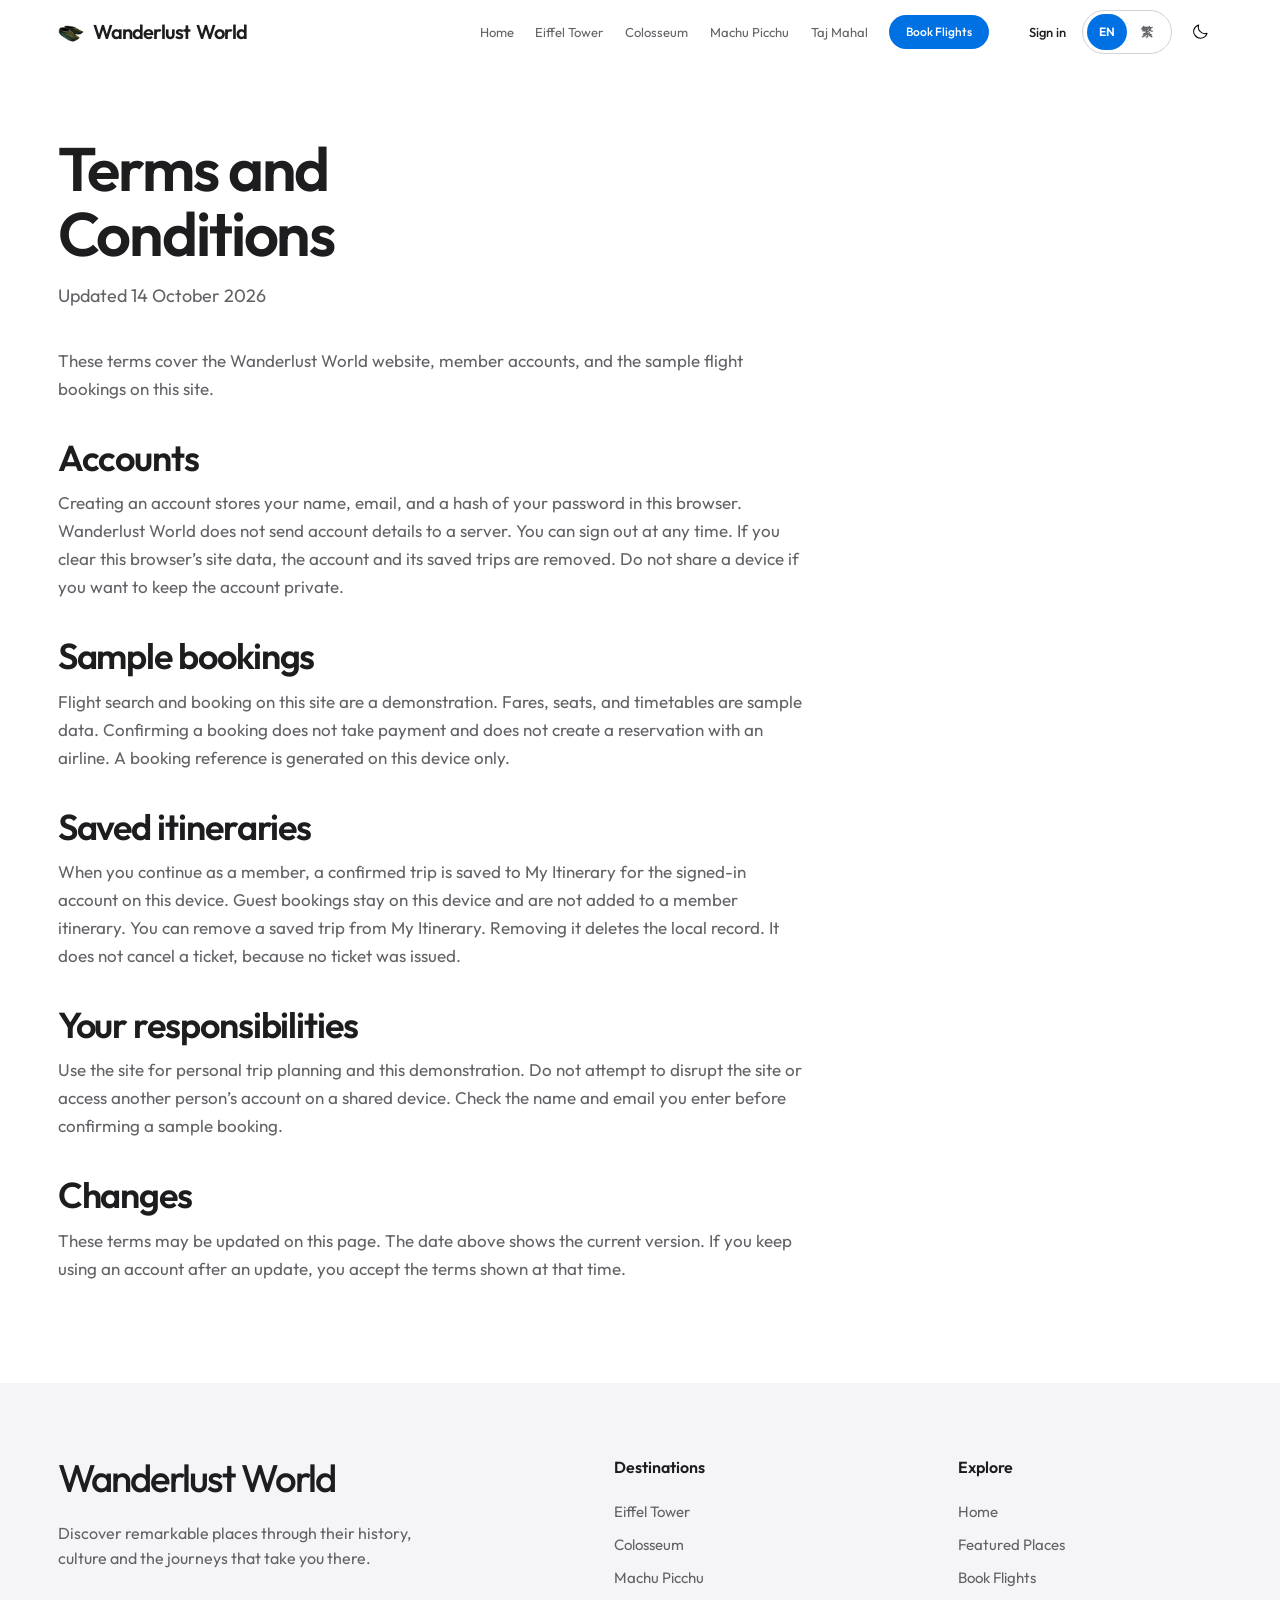
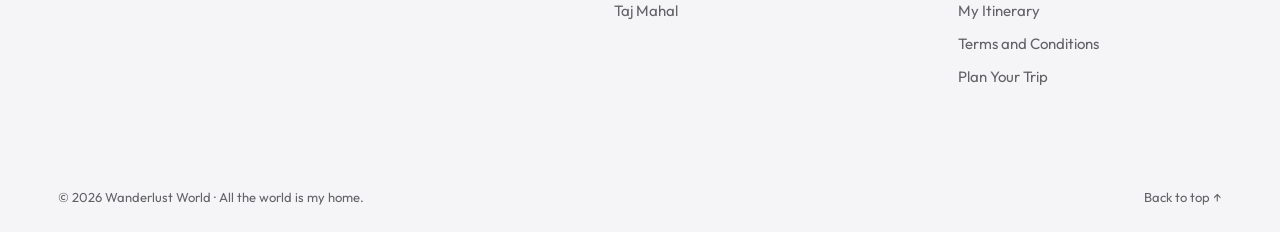
<file: terms.html>
<!doctype html>
<html lang="en">
  <head>
    <meta charset="UTF-8" />
    <meta name="viewport" content="width=device-width, initial-scale=1.0" />
    <meta
      name="description"
      content="Terms for Wanderlust World accounts, sample bookings, and saved itineraries."
      data-i18n-attr="content:terms.metaDescription"
    />
    <title data-i18n="terms.metaTitle">Terms and Conditions | Wanderlust World</title>
    <meta name="color-scheme" content="light dark" />
    <link rel="icon" href="./image/wanderlust.png" type="image/png" />
    <script src="./js/theme.js"></script>
    <script src="./js/lang.js"></script>
    <link rel="stylesheet" href="./css/styles.css?v=20261014-9" />
  </head>
  <body id="top" class="page-terms">
    <a class="skip-link" href="#main-content" data-i18n="nav.skip">Skip to content</a>
    <header class="site-header">
      <div class="nav-container">
        <a href="./index.html" class="logo"
          ><img
            src="./image/wanderlust.png"
            alt="Wanderlust logo"
            data-i18n-attr="alt:common.logoAlt"
            width="32"
            height="32"
          />Wanderlust <span>World</span></a
        >
        <nav class="main-nav" id="main-nav" aria-label="Main navigation" data-i18n-attr="aria-label:nav.main">
          <ul>
            <li><a href="./index.html" data-i18n="nav.home">Home</a></li>
            <li><a href="./eiffel-tower.html" data-i18n="nav.eiffel">Eiffel Tower</a></li>
            <li><a href="./colosseum.html" data-i18n="nav.colosseum">Colosseum</a></li>
            <li><a href="./machu-picchu.html" data-i18n="nav.machu">Machu Picchu</a></li>
            <li><a href="./taj-mahal.html" data-i18n="nav.taj">Taj Mahal</a></li>
            <li class="nav-account"><a href="./sign-in.html" data-i18n="nav.signIn">Sign in</a></li>
            <li><a href="./booking.html" data-i18n="nav.flights">Book Flights</a></li>
          </ul>
        </nav>
        <div class="header-actions">
          <div class="account-slot">
            <a class="account-link" href="./sign-in.html" data-i18n="nav.signIn">Sign in</a>
          </div>
          <div class="lang-switch" role="group" aria-label="Language" data-i18n-attr="aria-label:lang.group">
            <button type="button" data-set-lang="en" aria-pressed="true">EN</button>
            <button type="button" data-set-lang="zh-HK" lang="zh-HK" aria-pressed="false">繁</button>
          </div>
          <button class="theme-toggle" type="button" aria-label="Switch color theme" title="Switch color theme">
            <img class="theme-icon theme-icon-moon" src="./image/icons/moon.svg" alt="" width="18" height="18" />
            <img class="theme-icon theme-icon-sun" src="./image/icons/sun.svg" alt="" width="18" height="18" />
            <span class="sr-only">Switch color theme</span>
          </button>
          <button class="hamburger-btn" type="button" aria-label="Open navigation" data-i18n-attr="aria-label:nav.open" aria-controls="main-nav" aria-expanded="false">
            <span></span><span></span>
          </button>
        </div>
      </div>
    </header>
    <main id="main-content" class="terms-main container">
      <h1 data-i18n="terms.title">Terms and Conditions</h1>
      <p class="terms-date" data-i18n="terms.updated">Updated 14 October 2026</p>
      <article class="terms-copy">
        <p data-i18n="terms.intro">These terms cover the Wanderlust World website, member accounts, and the sample flight bookings on this site.</p>
        <h2 data-i18n="terms.hAccounts">Accounts</h2>
        <p data-i18n="terms.accounts">Creating an account stores your name, email, and a hash of your password in this browser. Wanderlust World does not send account details to a server. You can sign out at any time. If you clear this browser’s site data, the account and its saved trips are removed. Do not share a device if you want to keep the account private.</p>
        <h2 data-i18n="terms.hBookings">Sample bookings</h2>
        <p data-i18n="terms.bookings">Flight search and booking on this site are a demonstration. Fares, seats, and timetables are sample data. Confirming a booking does not take payment and does not create a reservation with an airline. A booking reference is generated on this device only.</p>
        <h2 data-i18n="terms.hItinerary">Saved itineraries</h2>
        <p data-i18n="terms.itinerary">When you continue as a member, a confirmed trip is saved to My Itinerary for the signed-in account on this device. Guest bookings stay on this device and are not added to a member itinerary. You can remove a saved trip from My Itinerary. Removing it deletes the local record. It does not cancel a ticket, because no ticket was issued.</p>
        <h2 data-i18n="terms.hUse">Your responsibilities</h2>
        <p data-i18n="terms.use">Use the site for personal trip planning and this demonstration. Do not attempt to disrupt the site or access another person’s account on a shared device. Check the name and email you enter before confirming a sample booking.</p>
        <h2 data-i18n="terms.hChanges">Changes</h2>
        <p data-i18n="terms.changes">These terms may be updated on this page. The date above shows the current version. If you keep using an account after an update, you accept the terms shown at that time.</p>
      </article>
    </main>
    <footer>
      <div class="footer-inner">
        <div class="footer-col">
          <div class="footer-brand">Wanderlust <span>World</span></div>
          <p data-i18n="footer.blurb">Discover remarkable places through their history, culture and the journeys that take you there.</p>
        </div>
        <div class="footer-col">
          <h3 data-i18n="footer.destinations">Destinations</h3>
          <ul>
            <li><a href="./eiffel-tower.html" data-i18n="nav.eiffel">Eiffel Tower</a></li>
            <li><a href="./colosseum.html" data-i18n="nav.colosseum">Colosseum</a></li>
            <li><a href="./machu-picchu.html" data-i18n="nav.machu">Machu Picchu</a></li>
            <li><a href="./taj-mahal.html" data-i18n="nav.taj">Taj Mahal</a></li>
          </ul>
        </div>
        <div class="footer-col">
          <h3 data-i18n="footer.explore">Explore</h3>
          <ul>
            <li><a href="./index.html" data-i18n="nav.home">Home</a></li>
            <li><a href="./index.html#destinations" data-i18n="footer.featured">Featured Places</a></li>
            <li><a href="./booking.html" data-i18n="nav.flights">Book Flights</a></li>
            <li><a href="./itinerary.html" data-i18n="nav.itinerary">My Itinerary</a></li>
            <li><a href="./terms.html" aria-current="page" data-i18n="footer.terms">Terms and Conditions</a></li>
            <li><a href="./index.html#plan" data-i18n="home.planLink">Plan Your Trip</a></li>
          </ul>
        </div>
      </div>
      <div class="footer-bottom">
        <p data-i18n="footer.copy">&copy; 2026 Wanderlust World · All the world is my home.</p>
        <a href="#top" data-i18n="footer.top">Back to top ↑</a>
      </div>
    </footer>
    <button class="back-to-top" type="button" aria-label="Back to top" data-i18n-attr="aria-label:footer.topLabel" hidden>↑</button>
    <script src="./js/accounts.js?v=20261014-1" defer></script>
    <script src="./js/i18n.js?v=20261014-1" defer></script>
    <script src="./js/script.js?v=20261014-1" defer></script>
  </body>
</html>
</file>
<file: css/styles.css>
/* Cinematic travel editorial. Layers: content 0, header 10, dialogs 20.
   Radius rule: pill actions, 8px fields, square photographs. One blue accent, flat surfaces. */
/* latin-ext */
@font-face {
  font-family: "Outfit";
  font-style: normal;
  font-weight: 100 900;
  font-display: swap;
  src: url(../fonts/outfit-latin-ext.woff2) format("woff2");
  unicode-range:
    U+0100-02BA, U+02BD-02C5, U+02C7-02CC, U+02CE-02D7, U+02DD-02FF, U+0304,
    U+0308, U+0329, U+1D00-1DBF, U+1E00-1E9F, U+1EF2-1EFF, U+2020, U+20A0-20AB,
    U+20AD-20C4, U+2113, U+2C60-2C7F, U+A720-A7FF;
}
/* latin */
@font-face {
  font-family: "Outfit";
  font-style: normal;
  font-weight: 100 900;
  font-display: swap;
  src: url(../fonts/outfit-latin.woff2) format("woff2");
  unicode-range:
    U+0000-00FF, U+0131, U+0152-0153, U+02BB-02BC, U+02C6, U+02DA, U+02DC,
    U+0304, U+0308, U+0329, U+2000-206F, U+20AC, U+2122, U+2191, U+2193, U+2212,
    U+2215, U+FEFF, U+FFFD;
}

:root {
  color-scheme: light dark;
  --bg: #ffffff;
  --surface: #fff;
  --soft: #f5f5f7;
  --ink: #1d1d1f;
  --muted: #626267;
  --line: #d2d2d7;
  --accent: #0071e3;
  --accent-hover: #0066cc;
  --accent-soft: #eaf3ff;
  --on-accent: #fff;
  --danger: #9f2f2d;
  --header-height: 64px;
  --page-gutter: clamp(24px, 4.5vw, 80px);
  --max-width: 1400px;
}
@media (prefers-color-scheme: dark) {
  :root:not([data-theme="light"]) {
    --bg: #000000;
    --surface: #161617;
    --soft: #222223;
    --ink: #f5f5f7;
    --muted: #a1a1a6;
    --line: #424245;
    --accent: #2997ff;
    --accent-hover: #53adff;
    --accent-soft: #12243a;
    --on-accent: #001528;
    --danger: #ffb4ab;
  }
}
:root[data-theme="dark"] {
  --bg: #000000;
  --surface: #161617;
  --soft: #222223;
  --ink: #f5f5f7;
  --muted: #a1a1a6;
  --line: #424245;
  --accent: #2997ff;
  --accent-hover: #53adff;
  --accent-soft: #12243a;
  --on-accent: #001528;
  --danger: #ffb4ab;
}
* {
  box-sizing: border-box;
}
html {
  scroll-padding-top: 96px;
}
body {
  margin: 0;
  background: var(--bg);
  color: var(--ink);
  font-family: -apple-system, BlinkMacSystemFont, Outfit, sans-serif;
  font-size: 17px;
  line-height: 1.6;
  -webkit-font-smoothing: antialiased;
}
body.dialog-open {
  overflow: hidden;
}
img {
  display: block;
  max-width: 100%;
  border: 0;
  border-radius: 0;
  box-shadow: none;
}
figure {
  margin: 0;
}
a {
  color: inherit;
  text-decoration: none;
}
button,
input,
select {
  font: inherit;
}
button,
a,
input,
select {
  -webkit-tap-highlight-color: transparent;
}
button {
  cursor: pointer;
}
button:disabled {
  cursor: default;
  opacity: 0.4;
}
h1,
h2,
h3,
h4,
p {
  margin: 0;
}
h1,
h2,
h3,
h4 {
  font-weight: 600;
  line-height: 1.06;
  letter-spacing: -0.035em;
}
h1 {
  font-size: clamp(60px, 7.5vw, 112px);
}
h2 {
  font-size: clamp(40px, 4.5vw, 68px);
}
h3 {
  font-size: 26px;
}
h4 {
  font-size: 22px;
}
p {
  color: var(--muted);
}
::selection {
  background: var(--accent);
  color: var(--on-accent);
}
:focus-visible {
  outline: 3px solid var(--accent);
  outline-offset: 5px;
}
.cinematic-hero :focus-visible {
  outline-color: #fff;
}
.container {
  width: min(calc(100% - var(--page-gutter) * 2), var(--max-width));
  margin-inline: auto;
}
.hidden,
[hidden] {
  display: none !important;
}
.skip-link {
  position: fixed;
  left: 24px;
  top: -80px;
  z-index: 20;
  padding: 12px 20px;
  background: var(--accent);
  color: var(--on-accent);
}
.skip-link:focus {
  top: 12px;
}
/* The header is quiet chrome: no outline, divider, or active-link underline. */
.sr-only {
  position: absolute;
  width: 1px;
  height: 1px;
  padding: 0;
  margin: -1px;
  overflow: hidden;
  clip: rect(0, 0, 0, 0);
  white-space: nowrap;
  border: 0;
}
.site-header {
  height: var(--header-height);
  position: sticky;
  top: 0;
  z-index: 10;
  background: var(--bg);
  background: color-mix(in srgb, var(--bg) 92%, transparent);
  -webkit-backdrop-filter: blur(20px);
  backdrop-filter: blur(20px);
  border: 0;
}
.nav-container {
  width: min(calc(100% - var(--page-gutter) * 2), var(--max-width));
  height: 100%;
  margin: auto;
  display: flex;
  align-items: center;
  gap: 28px;
}
.logo {
  display: inline-flex;
  gap: 5px;
  align-items: center;
  font-size: 20px;
  font-weight: 600;
  letter-spacing: -0.045em;
  white-space: nowrap;
  flex-shrink: 0;
}
.logo img {
  width: 26px;
  height: 26px;
  object-fit: contain;
  margin-right: 4px;
}
.logo span,
.footer-brand span {
  color: var(--ink);
}
.main-nav {
  margin-left: auto;
}
.main-nav ul {
  display: flex;
  align-items: center;
  gap: clamp(18px, 1.7vw, 28px);
  list-style: none;
  padding: 0;
  margin: 0;
}
.main-nav a {
  display: block;
  font-size: 13px;
  line-height: 1.4;
  font-weight: 400;
  color: var(--muted);
  white-space: nowrap;
  padding-block: 20px;
  transition: color 0.18s ease;
}
.main-nav a:hover,
.main-nav a.active {
  color: var(--ink);
}
.main-nav a.active {
  font-weight: 600;
}
.main-nav li:last-child a {
  background: var(--accent);
  color: var(--on-accent);
  border-radius: 999px;
  padding: 9px 17px;
  font-size: 12px;
  font-weight: 500;
}
.main-nav li:last-child a:hover {
  background: var(--accent-hover);
}
.header-actions {
  display: flex;
  align-items: center;
  gap: 4px;
  flex-shrink: 0;
}
.theme-toggle,
.hamburger-btn {
  width: 44px;
  height: 44px;
  padding: 0;
  border: 0;
  color: var(--ink);
  background: transparent;
  border-radius: 50%;
  display: grid;
  place-items: center;
}
.theme-toggle:hover,
.hamburger-btn:hover {
  background: var(--soft);
}
.theme-icon {
  width: 18px;
  height: 18px;
  grid-area: 1 / 1;
}
.theme-icon-sun,
.theme-toggle[data-theme="dark"] .theme-icon-moon {
  display: none;
}
.theme-toggle[data-theme="dark"] .theme-icon-sun {
  display: block;
  filter: invert(1);
}
.hamburger-btn {
  display: none;
  position: relative;
}
.hamburger-btn span {
  position: absolute;
  left: 13px;
  width: 18px;
  height: 1.5px;
  background: currentColor;
  border-radius: 2px;
  transition: transform 0.22s ease;
}
.hamburger-btn span:first-child {
  transform: translateY(-3px);
}
.hamburger-btn span:last-child {
  transform: translateY(3px);
}
.nav-open .hamburger-btn span:first-child {
  transform: rotate(45deg);
}
.nav-open .hamburger-btn span:last-child {
  transform: rotate(-45deg);
}
body.menu-open {
  overflow: hidden;
}
html:not(.js-enabled) .header-actions {
  display: none;
}
@media (prefers-reduced-transparency: reduce) {
  .site-header {
    background: var(--bg);
    -webkit-backdrop-filter: none;
    backdrop-filter: none;
  }
}
.btn {
  display: inline-flex;
  align-items: center;
  justify-content: center;
  gap: 28px;
  border: 1px solid transparent;
  border-radius: 4px;
  padding: 15px 24px;
  background: var(--accent);
  color: var(--on-accent);
  font-size: 15px;
  font-weight: 500;
  line-height: 1.4;
  white-space: nowrap;
  transition:
    background 0.2s,
    transform 0.2s;
}
.btn:hover {
  background: var(--accent-hover);
  transform: translateY(-2px);
}
.btn:active,
button:active:not(:disabled) {
  transform: translateY(1px);
}
.btn-white {
  background: #fff;
  color: #1d1d1f;
}
.btn-white:hover {
  background: #e8e8ed;
}
.text-link {
  display: inline-flex;
  gap: 24px;
  align-items: center;
  color: var(--accent);
  padding-block: 8px;
  border-bottom: 1px solid var(--accent);
  font-size: 16px;
}
.text-link span {
  font-size: 23px;
  transition: transform 0.2s;
}
.text-link:hover span {
  transform: translate(3px, -3px);
}
.banner-actions {
  display: flex;
  align-items: center;
  gap: 28px;
  flex-wrap: wrap;
}
.cinematic-hero {
  position: relative;
  overflow: hidden;
  isolation: isolate;
  color: #fff;
}
.home-hero {
  min-height: min(720px, calc(100svh - var(--header-height)));
  display: flex;
  align-items: center;
}
.hero-media {
  position: absolute;
  inset: 0;
  z-index: -1;
  overflow: hidden;
  background: #121212;
}
.hero-media img {
  width: 100%;
  height: 100%;
  object-fit: cover;
  object-position: center 46%;
}
.hero-media::after {
  content: "";
  position: absolute;
  inset: 0;
  background: linear-gradient(
    90deg,
    rgba(0, 0, 0, 0.77),
    rgba(0, 0, 0, 0.3) 58%,
    rgba(0, 0, 0, 0.08)
  );
}
.hero-content {
  padding: 72px var(--page-gutter);
  width: min(100%, 1600px);
  margin-inline: auto;
}
.hero-content h1 {
  max-width: 1000px;
}
.hero-content > p {
  color: #fff;
  max-width: 440px;
  font-size: 19px;
  line-height: 1.6;
  margin: 25px 0 32px;
}
.hero-link {
  color: #fff;
  font-size: 15px;
  border-bottom: 1px solid rgba(255, 255, 255, 0.7);
  padding-block: 7px;
}
.hero-link:hover {
  border-bottom-width: 2px;
}
.section-intro {
  padding-top: 128px;
  padding-bottom: 42px;
}
.section-intro p {
  max-width: 540px;
  margin-top: 24px;
  font-size: 19px;
}
.destination-journey {
  position: relative;
}
.journey-panel {
  display: grid;
  grid-template-columns: 0.8fr 1.25fr;
  gap: clamp(40px, 7vw, 112px);
  align-items: center;
  width: min(calc(100% - var(--page-gutter) * 2), var(--max-width));
  margin: 0 auto;
  padding: 50px 0;
}
.journey-copy {
  max-width: 420px;
}
.destination-location {
  font-size: 16px;
  color: var(--accent);
  margin-bottom: 18px;
}
.journey-copy h3 {
  font-size: clamp(42px, 4.2vw, 62px);
  line-height: 1.08;
}
.journey-copy > p:not(.destination-location) {
  margin: 28px 0;
  max-width: 37ch;
}
.journey-photo {
  min-width: 0;
}
.journey-photo img {
  width: 100%;
  height: clamp(360px, 50vw, 600px);
  object-fit: cover;
  border-radius: 0;
}
.journey-photo figcaption {
  padding-top: 12px;
  color: var(--muted);
  font-size: 14px;
}
.destination-journey.is-pinned {
  height: 100dvh;
  min-height: 620px;
}
.is-pinned .journey-panel {
  position: absolute;
  inset: 0;
  padding-top: 100px;
  padding-bottom: 110px;
}
.is-pinned .journey-photo img {
  height: min(60dvh, 600px);
}
.journey-controls {
  position: absolute;
  inset: auto var(--page-gutter) 36px;
  display: grid;
  grid-template-columns: repeat(4, 1fr);
  gap: 24px;
  max-width: var(--max-width);
  margin-inline: auto;
}
.journey-controls button {
  color: var(--muted);
  background: transparent;
  border: 0;
  border-top: 1px solid var(--line);
  padding: 16px 0 0;
  text-align: left;
  font-size: 15px;
  transition: color 0.2s;
}
.journey-controls button[aria-pressed="true"] {
  color: var(--accent);
  border-top: 2px solid var(--accent);
  padding-top: 15px;
}
.travel-notes {
  padding-block: 144px;
}
.travel-notes h2 {
  max-width: 900px;
}
.notes-grid {
  display: grid;
  grid-template-columns: repeat(2, 1fr);
  gap: 56px 100px;
  margin-top: 64px;
}
.notes-grid > div {
  padding-top: 0;
}
.notes-grid p {
  margin-top: 16px;
  max-width: 44ch;
}
.plan-section {
  display: grid;
  grid-template-columns: 1.15fr 0.85fr;
  gap: clamp(40px, 7vw, 112px);
  align-items: center;
  padding-bottom: 144px;
}
.plan-section img {
  width: 100%;
  aspect-ratio: 1.2;
  object-fit: cover;
  border-radius: 0;
}
.plan-copy p {
  margin: 28px 0;
  max-width: 35ch;
}
.attraction-hero {
  min-height: min(660px, calc(100svh - var(--header-height)));
  display: flex;
  align-items: end;
}
.attraction-hero h1 {
  font-size: clamp(64px, 8vw, 116px);
}
.attraction-hero .hero-content {
  padding-bottom: 64px;
}
.hero-content .hero-location {
  font-size: 18px;
  margin: 0 0 18px;
}
.attraction-hero .hero-content > p:not(.hero-location) {
  margin-block: 20px 28px;
  max-width: 45ch;
}
.guide-layout {
  padding-top: 112px;
  display: grid;
  grid-template-columns: minmax(0, 1.6fr) minmax(260px, 0.7fr);
  gap: clamp(60px, 9vw, 144px);
  align-items: start;
}
.guide-story h2 {
  font-size: clamp(36px, 4vw, 54px);
  max-width: 680px;
  margin-bottom: 32px;
}
.guide-story p {
  max-width: 70ch;
  line-height: 1.85;
  margin-bottom: 22px;
}
.guide-story > p:first-of-type {
  font-size: 21px;
  color: var(--ink);
  line-height: 1.7;
}
.guide-story h3 {
  margin: 44px 0 20px;
  font-size: 27px;
  letter-spacing: -0.025em;
}
.guide-facts {
  position: sticky;
  top: 110px;
  align-self: start;
  background: transparent;
  padding: 0;
  border-radius: 0;
}
.guide-facts h2 {
  font-size: 26px;
}
.fact-list {
  list-style: none;
  padding: 0;
  margin: 28px 0 0;
  display: grid;
  grid-template-columns: repeat(2, minmax(0, 1fr));
  gap: 25px 20px;
  font-size: 15px;
  line-height: 1.5;
}
.fact-list strong {
  display: block;
  color: var(--muted);
  font-size: 13px;
  font-weight: 400;
  margin-bottom: 5px;
}
.guide-highlights {
  padding-block: 70px 100px;
}
.info-grid {
  display: grid;
  grid-template-columns: repeat(2, 1fr);
  gap: 60px;
  padding-top: 16px;
}
.info-box p {
  margin-top: 14px;
  max-width: 52ch;
}
.photo-section {
  padding-top: 38px;
  padding-bottom: 40px;
}
.gallery-toolbar {
  display: flex;
  justify-content: space-between;
  align-items: center;
  gap: 24px;
  padding-bottom: 34px;
}
.gallery-toolbar h2 {
  font-size: clamp(40px, 4.5vw, 64px);
}
.gallery-controls {
  display: flex;
  gap: 12px;
  align-items: center;
}
.gallery-count {
  margin-right: 14px;
  font-size: 15px;
  color: var(--muted);
  font-variant-numeric: tabular-nums;
  min-width: 42px;
}
.gallery-controls button {
  width: 48px;
  height: 48px;
  border: 1px solid var(--line);
  color: var(--ink);
  background: transparent;
  border-radius: 4px;
  font-size: 23px;
}
.gallery-controls button:hover:not(:disabled) {
  background: var(--accent-soft);
  border-color: var(--accent);
}
.gallery-viewport {
  overflow-x: auto;
  scroll-snap-type: x mandatory;
  scrollbar-width: thin;
  scrollbar-color: var(--line) transparent;
  overscroll-behavior-x: contain;
}
.gallery-track {
  display: flex;
  gap: 32px;
  width: max-content;
  padding-inline: var(--page-gutter);
}
.gallery-slide {
  width: min(76vw, 1060px);
  flex: 0 0 auto;
  scroll-snap-align: center;
}
.gallery-slide img {
  width: 100%;
  height: min(54dvh, 560px);
  object-fit: cover;
  border-radius: 0;
}
.gallery-slide figcaption {
  padding: 22px 2px 0;
  max-width: 64ch;
}
.gallery-slide h4 {
  font-size: 24px;
}
.gallery-slide p {
  margin-top: 9px;
  font-size: 16px;
}
.photo-section.is-pinned {
  height: calc(100dvh - var(--header-height));
  min-height: 0;
  padding: 24px 0 28px;
  display: flex;
  flex-direction: column;
}
.photo-section.is-pinned .gallery-toolbar {
  flex: 0 0 auto;
  padding-bottom: 28px;
}
.photo-section.is-pinned .gallery-viewport {
  flex: 1;
  min-height: 0;
}
.photo-section.is-pinned .gallery-track {
  height: 100%;
}
.photo-section.is-pinned .gallery-slide {
  height: 100%;
  display: flex;
  flex-direction: column;
}
.photo-section.is-pinned .image-shell {
  flex: 1;
  min-height: 0;
}
.photo-section.is-pinned .gallery-slide img {
  height: 100%;
}
.photo-section.is-pinned .gallery-slide figcaption {
  flex: 0 0 112px;
}
.is-pinned .gallery-viewport {
  overflow: hidden;
  scroll-snap-type: none;
}
.guide-practical {
  padding-top: 56px;
}
.book-cta {
  padding-block: 32px;
  display: flex;
  align-items: center;
  justify-content: space-between;
  gap: 32px;
}
.book-cta strong {
  display: block;
  font-size: 24px;
  font-weight: 500;
  color: var(--ink);
  margin-bottom: 8px;
}
.tips-section {
  margin-top: 96px;
}
.tips-section > h3,
.video-section > h3 {
  font-size: clamp(32px, 3.2vw, 44px);
}
.tips-list {
  list-style: none;
  padding: 0;
  display: grid;
  grid-template-columns: repeat(2, 1fr);
  gap: 34px 80px;
  margin: 36px 0 0;
}
.tips-list li {
  color: var(--muted);
  max-width: 60ch;
}
.tips-list strong {
  display: block;
  color: var(--ink);
  font-size: 19px;
  font-weight: 500;
  margin-bottom: 8px;
}
.video-section {
  padding-top: 100px;
}
.video-section > p {
  margin: 20px 0 32px;
}
.video-container {
  width: min(100%, 1040px);
  aspect-ratio: 16/9;
  border-radius: 0;
  overflow: hidden;
  background: var(--soft);
}
.video-container iframe {
  border: 0;
  width: 100%;
  height: 100%;
}
.more-destinations {
  padding-block: 120px;
}
.related-list {
  padding: 0;
  list-style: none;
  display: grid;
  grid-template-columns: repeat(3, 1fr);
  gap: 32px;
  margin: 40px 0 0;
}
.related-list a {
  display: block;
  font-size: 23px;
  font-weight: 500;
}
.related-list img {
  width: 100%;
  aspect-ratio: 1.55;
  object-fit: cover;
  border-radius: 0;
  margin-bottom: 20px;
  transition: opacity 0.2s;
}
.related-list a:hover {
  color: var(--accent);
}
.related-list a:hover img {
  opacity: 0.85;
}
footer {
  background: var(--soft);
}
.footer-inner {
  width: min(calc(100% - var(--page-gutter) * 2), var(--max-width));
  margin: auto;
  display: grid;
  grid-template-columns: 1.8fr 1fr 1fr;
  gap: 80px;
  padding-block: 72px 64px;
}
.footer-brand {
  font-size: clamp(26px, 3vw, 40px);
  font-weight: 500;
  letter-spacing: -0.05em;
  line-height: 1.2;
}
.footer-col p {
  max-width: 34ch;
  margin-top: 20px;
  font-size: 16px;
}
.footer-col h3 {
  font-size: 16px;
  letter-spacing: 0;
  margin: 4px 0 24px;
}
.footer-col ul {
  list-style: none;
  padding: 0;
  margin: 0;
}
.footer-col li {
  margin-bottom: 9px;
  color: var(--muted);
  font-size: 15px;
}
.footer-col a:hover {
  color: var(--accent);
  text-decoration: underline;
  text-underline-offset: 4px;
}
.footer-bottom {
  width: min(calc(100% - var(--page-gutter) * 2), var(--max-width));
  margin: auto;
  padding-block: 25px;
  display: flex;
  justify-content: space-between;
  gap: 24px;
  font-size: 13px;
}
.footer-bottom a {
  color: var(--muted);
}
.back-to-top {
  position: fixed;
  right: 24px;
  bottom: 24px;
  z-index: 10;
  display: grid;
  place-items: center;
  width: 44px;
  height: 44px;
  padding: 0;
  border: 1px solid var(--line);
  border-radius: 4px;
  background: var(--bg);
  color: transparent;
  font-size: 0;
  line-height: 0;
  appearance: none;
  -webkit-appearance: none;
}
.back-to-top::before {
  content: "";
  position: absolute;
  left: 50%;
  top: 50%;
  width: 18px;
  height: 18px;
  transform: translate(-50%, -50%);
  background: var(--accent);
  -webkit-mask: url("../image/icons/arrow-up.svg") center / contain no-repeat;
  mask: url("../image/icons/arrow-up.svg") center / contain no-repeat;
}
/* Conventional booking controls share the editorial palette. */
.booking-hero {
  display: grid;
  grid-template-columns: 1fr 1fr;
  gap: 64px;
  align-items: center;
  padding-block: 64px 80px;
}
.booking-hero h1 {
  font-size: clamp(46px, 4.8vw, 72px);
}
.booking-hero p {
  max-width: 35ch;
  margin-block: 24px;
  font-size: 19px;
}
.booking-hero img,
.account-photo img {
  width: 100%;
  height: 380px;
  object-fit: cover;
  border-radius: 0;
}
.booking-main {
  padding-bottom: 100px;
}
.search-form {
  padding: 40px 0 32px;
}
.search-heading {
  margin-bottom: 32px;
}
.search-heading h2 {
  font-size: 32px;
}
.search-heading p {
  font-size: 15px;
  margin-top: 10px;
}
.form-row {
  display: grid;
  gap: 24px;
  margin-bottom: 24px;
}
.form-row-3 {
  grid-template-columns: 1.3fr 1fr auto;
}
.two-col {
  grid-template-columns: repeat(2, 1fr);
}
.form-group {
  min-width: 0;
}
.form-group label {
  display: block;
  margin-bottom: 10px;
  font-size: 14px;
  color: var(--ink);
}
.form-group input,
.form-group select {
  width: 100%;
  min-height: 53px;
  border: 1px solid var(--line);
  border-radius: 4px;
  padding: 13px 16px;
  color: var(--ink);
  background: var(--surface);
  font-size: 16px;
}
.form-group input::placeholder {
  color: var(--muted);
  opacity: 1;
}
.form-group input:focus,
.form-group select:focus {
  border-color: var(--accent);
}
.form-actions .btn {
  min-height: 53px;
}
.demo-note,
.form-note {
  font-size: 13px;
  color: var(--muted);
}
.results-area {
  scroll-margin-top: 100px;
  min-height: 140px;
}
.results-placeholder,
.no-results {
  padding: 54px 0;
  max-width: 620px;
  font-size: 19px;
}
.no-results h3 {
  margin-bottom: 16px;
}
.loading-state {
  margin-top: 34px;
  min-height: 180px;
  display: flex;
  flex-direction: column;
  gap: 22px;
  align-items: flex-start;
}
.spinner {
  width: 100%;
  height: 100px;
  border-radius: 4px;
  background: var(--soft);
}
.results-header {
  padding-block: 42px 28px;
}
.results-header h3 {
  font-size: 26px;
  margin-bottom: 12px;
}
.results-header p {
  font-size: 14px;
}
.flight-list-head,
.ac-flight-row {
  display: grid;
  grid-template-columns: minmax(360px, 1.6fr) repeat(3, minmax(150px, 0.7fr));
}
.flight-list-head {
  padding: 16px 0;
  font-size: 14px;
  color: var(--muted);
}
.flight-class {
  text-align: center;
}
.ac-flight-card {
  border: 1px solid var(--line);
  border-radius: 4px;
  margin-bottom: 18px;
  overflow: hidden;
  background: var(--surface);
}
.ac-route-col {
  padding: 28px;
  min-width: 0;
}
.ac-airline-line {
  display: flex;
  gap: 12px;
  align-items: baseline;
  flex-wrap: wrap;
  font-size: 14px;
  margin-bottom: 26px;
}
.ac-airline-line strong {
  font-weight: 500;
  color: var(--ink);
  font-size: 18px;
}
.ac-flight-num {
  color: var(--muted);
}
.ac-timeline {
  display: grid;
  grid-template-columns: 65px 1fr 65px;
  gap: 18px;
  align-items: start;
}
.ac-time-col {
  display: flex;
  flex-direction: column;
}
.ac-time-end {
  text-align: right;
}
.ac-time {
  font-size: 27px;
  line-height: 1;
  font-variant-numeric: tabular-nums;
  letter-spacing: -0.03em;
}
.ac-code {
  margin-top: 9px;
  font-size: 15px;
  color: var(--muted);
}
.ac-mid {
  text-align: center;
  font-size: 12px;
  color: var(--muted);
}
.ac-stops {
  display: block;
}
.ac-line {
  height: 1px;
  background: var(--line);
  margin-block: 13px;
}
.ac-date-under {
  display: block;
}
.ac-operated {
  font-size: 12px;
  margin-top: 16px;
}
.class-cell {
  background: transparent;
  color: var(--ink);
  border: 0;
  border-left: 1px solid var(--line);
  padding: 24px 10px;
  text-align: center;
  display: flex;
  flex-direction: column;
  align-items: center;
  justify-content: center;
  gap: 12px;
  border-radius: 0;
}
.class-cell:hover:not(.is-unavailable),
.class-cell.is-selected {
  background: var(--accent-soft);
}
.class-cell-price {
  font-size: 24px;
  letter-spacing: -0.04em;
  white-space: nowrap;
}
.class-cell-label {
  display: none;
  font-size: 13px;
}
.class-cell-hint,
.class-unavailable {
  font-size: 13px;
  color: var(--muted);
}
.class-cell.is-selected .class-cell-hint {
  color: var(--accent);
}
.fare-expand {
  border-top: 1px solid var(--line);
  background: var(--soft);
  display: grid;
  grid-template-columns: 1.1fr 1fr;
  gap: 56px;
  padding: 36px;
}
.fare-expand-left h4 {
  font-size: 28px;
  margin-bottom: 20px;
}
.fare-expand-left p {
  max-width: 50ch;
  font-size: 16px;
}
.fare-expand-image {
  margin-top: 24px;
}
.fare-expand-image img {
  width: 100%;
  height: 210px;
  object-fit: cover;
  border-radius: 0;
}
.fare-expand-brand {
  display: grid;
  grid-template-columns: 1fr auto;
  gap: 4px 20px;
  align-items: center;
}
.fare-cabin-label {
  font-size: 13px;
  color: var(--muted);
}
.fare-expand-brand strong {
  grid-column: 1;
  font-size: 26px;
  font-weight: 500;
}
.fare-detail-price {
  grid-column: 2;
  grid-row: 1/3;
  font-size: 30px;
  letter-spacing: -0.05em;
}
.fare-benefits {
  padding: 0;
  list-style: none;
  margin-block: 24px;
  display: grid;
  gap: 12px;
  color: var(--muted);
  font-size: 15px;
}
.benefit-icon {
  display: inline-block;
  width: 28px;
  color: var(--accent);
}
.btn-select-fare {
  background: var(--accent);
  color: var(--on-accent);
  border: 0;
  border-radius: 4px;
  padding: 13px 28px;
  width: 100%;
  font-size: 16px;
}
.btn-select-fare:hover {
  background: var(--accent-hover);
}
.modal {
  position: fixed;
  inset: 0;
  z-index: 20;
  display: flex;
  align-items: center;
  justify-content: center;
  padding: 24px;
}
.modal-backdrop {
  position: absolute;
  inset: 0;
  background: rgba(0, 0, 0, 0.56);
  backdrop-filter: blur(12px);
}
.modal-panel {
  position: relative;
  width: min(100%, 660px);
  max-height: calc(100dvh - 48px);
  overflow-y: auto;
  background: var(--surface);
  border: 0;
  border-radius: 8px;
  padding: 48px;
  box-shadow: 0 24px 100px rgba(0, 0, 0, 0.22);
}
.modal-panel h2 {
  font-size: 34px;
  padding-right: 24px;
  margin-bottom: 24px;
}
.modal-close {
  position: absolute;
  top: 15px;
  right: 15px;
  width: 36px;
  height: 36px;
  background: transparent;
  border: 0;
  color: var(--ink);
  font-size: 28px;
}
.modal-summary {
  background: transparent;
  padding: 0;
  margin-bottom: 28px;
  border-radius: 4px;
  font-size: 15px;
  line-height: 1.8;
}
.price {
  color: var(--accent);
  font-weight: 500;
}
.booking-form .form-note {
  margin-bottom: 22px;
}
.booking-form .btn {
  width: 100%;
}
.confirm-icon {
  display: grid;
  place-items: center;
  width: 56px;
  height: 56px;
  background: var(--accent-soft);
  border-radius: 50%;
  margin-bottom: 24px;
}
.confirm-icon::after {
  content: "";
  width: 30px;
  height: 30px;
  background: var(--accent);
  mask: url("../image/icons/check.svg") center / contain no-repeat;
}
.confirm-panel h2 {
  margin-bottom: 8px;
}
.confirm-intro {
  margin-bottom: 28px;
}
@media (prefers-reduced-motion: no-preference) {
  html {
    scroll-behavior: smooth;
  }
  .loading-state .spinner {
    animation: loading-pulse 1.3s ease-in-out infinite alternate;
  }
  @keyframes loading-pulse {
    from {
      opacity: 0.45;
    }
    to {
      opacity: 1;
    }
  }
}
@media (max-width: 1199px) {
  .site-header {
    background: var(--bg);
    -webkit-backdrop-filter: none;
    backdrop-filter: none;
  }
  .nav-container {
    gap: 16px;
  }
  .header-actions {
    margin-left: auto;
  }
  .main-nav {
    position: fixed;
    top: var(--header-height);
    bottom: 0;
    left: 0;
    right: 0;
    margin: 0;
    background: var(--bg);
    border: 0;
    padding: 24px var(--page-gutter) 48px;
    overflow-y: auto;
    overscroll-behavior: contain;
    visibility: hidden;
    pointer-events: none;
    opacity: 0;
    transform: translateY(-8px);
    transition:
      opacity 0.22s ease,
      transform 0.22s ease,
      visibility 0.22s;
  }
  .main-nav ul {
    width: min(100%, 740px);
    margin-inline: auto;
    display: flex;
    flex-direction: column;
    align-items: flex-start;
    gap: 4px;
  }
  .main-nav a {
    font-size: clamp(28px, 5vw, 44px);
    font-weight: 600;
    line-height: 1.2;
    letter-spacing: -0.035em;
    color: var(--ink);
    padding: 12px 0;
  }
  .main-nav a.active {
    color: var(--accent);
  }
  .main-nav li:last-child a {
    display: inline-flex;
    margin-top: 22px;
    padding: 13px 24px;
    min-height: 46px;
    font-size: 16px;
    letter-spacing: -0.015em;
  }
  .nav-open .main-nav {
    visibility: visible;
    pointer-events: auto;
    opacity: 1;
    transform: none;
  }
  .hamburger-btn {
    display: grid;
  }
  .flight-list-head,
  .ac-flight-row {
    grid-template-columns: minmax(300px, 1.5fr) repeat(3, minmax(115px, 0.7fr));
  }
  .ac-route-col {
    padding: 24px 20px;
  }
  .ac-timeline {
    gap: 12px;
  }
  .class-cell-price {
    font-size: 21px;
  }
}
@media (max-width: 1023px) {
  .journey-panel {
    grid-template-columns: 0.8fr 1.2fr;
    gap: 36px;
  }
  .journey-photo img {
    height: 430px;
  }
  .guide-layout {
    gap: 50px;
    grid-template-columns: minmax(0, 1.4fr) minmax(220px, 0.7fr);
  }
  .guide-facts {
    position: sticky;
  }
  .booking-hero,
  .account-stage {
    gap: 40px;
  }
  .booking-hero img,
  .account-photo img {
    height: 330px;
  }
  .footer-inner {
    gap: 40px;
  }
  .flight-list-head {
    display: none;
  }
  .ac-flight-row {
    grid-template-columns: repeat(3, 1fr);
  }
  .ac-route-col {
    grid-column: 1/-1;
    padding: 28px;
  }
  .class-cell {
    border-top: 1px solid var(--line);
    padding: 24px 10px;
  }
  .class-cell:nth-child(2) {
    border-left: 0;
  }
  .class-cell-label {
    display: block;
  }
  .ac-timeline {
    grid-template-columns: 90px 1fr 90px;
  }
}
@media (max-width: 767px) {
  :root {
    --page-gutter: 24px;
    --header-height: 64px;
  }
  body {
    font-size: 16px;
  }
  h1 {
    font-size: clamp(48px, 11vw, 76px);
  }
  h2 {
    font-size: clamp(36px, 9vw, 52px);
  }
  .nav-container {
    gap: 12px;
    width: calc(100% - 32px);
  }
  .logo {
    font-size: 18px;
    gap: 4px;
  }
  .logo img {
    width: 24px;
    height: 24px;
    margin-right: 2px;
  }
  .header-actions {
    gap: 0;
  }
  .main-nav {
    padding: 18px 28px 36px;
  }
  .home-hero {
    min-height: min(680px, calc(100svh - 64px));
    align-items: end;
  }
  .hero-content {
    padding: 48px 24px;
  }
  .hero-content > p {
    font-size: 17px;
    max-width: 32ch;
    margin-block: 20px 26px;
  }
  .hero-media img {
    object-position: 57% center;
  }
  .hero-media::after {
    background: linear-gradient(0deg, rgba(0, 0, 0, 0.85), rgba(0, 0, 0, 0.15));
  }
  .banner-actions {
    gap: 22px;
  }
  .btn {
    padding: 14px 20px;
    gap: 20px;
  }
  .section-intro {
    padding-top: 80px;
    padding-bottom: 26px;
  }
  .section-intro p {
    font-size: 17px;
  }
  .journey-panel {
    grid-template-columns: 1fr;
    gap: 26px;
    padding-block: 32px;
  }
  .journey-copy {
    max-width: 100%;
  }
  .journey-copy h3 {
    font-size: 39px;
    max-width: 13ch;
  }
  .destination-location {
    margin-bottom: 12px;
    font-size: 15px;
  }
  .journey-copy > p:not(.destination-location) {
    margin-block: 18px;
    max-width: 42ch;
  }
  .journey-photo {
    grid-row: 1;
  }
  .journey-photo img {
    height: auto;
    aspect-ratio: 1.2;
  }
  .journey-photo figcaption {
    display: none;
  }
  .travel-notes {
    padding-block: 80px;
  }
  .notes-grid {
    grid-template-columns: 1fr;
    gap: 30px;
    margin-top: 36px;
  }
  .notes-grid > div {
    padding-top: 22px;
  }
  .notes-grid h3 {
    font-size: 24px;
  }
  .notes-grid p {
    margin-top: 12px;
  }
  .plan-section {
    grid-template-columns: 1fr;
    gap: 32px;
    padding-bottom: 80px;
  }
  .plan-section img {
    aspect-ratio: 1.3;
  }
  .plan-copy p {
    margin-block: 22px;
  }
  .attraction-hero {
    min-height: min(640px, calc(100svh - 64px));
  }
  .attraction-hero .hero-content {
    padding-bottom: 48px;
  }
  .attraction-hero h1 {
    font-size: clamp(54px, 12vw, 80px);
  }
  .hero-content .hero-location {
    font-size: 16px;
  }
  .guide-layout {
    padding-top: 72px;
    grid-template-columns: 1fr;
    gap: 44px;
  }
  .guide-story h2 {
    font-size: 38px;
    margin-bottom: 25px;
  }
  .guide-story > p:first-of-type {
    font-size: 19px;
  }
  .guide-story h3 {
    font-size: 24px;
    margin-top: 32px;
  }
  .fact-list {
    grid-template-columns: repeat(2, 1fr);
    gap: 20px;
  }
  .guide-highlights {
    padding-block: 48px 56px;
  }
  .info-grid {
    grid-template-columns: 1fr;
    gap: 28px;
  }
  .photo-section {
    padding-top: 24px;
  }
  .gallery-toolbar {
    gap: 14px;
    padding-bottom: 26px;
    flex-wrap: wrap;
  }
  .gallery-toolbar h2 {
    font-size: 38px;
  }
  .gallery-count {
    margin-right: 0;
  }
  .gallery-controls {
    gap: 8px;
  }
  .gallery-controls button {
    width: 40px;
    height: 40px;
  }
  .gallery-track {
    gap: 18px;
  }
  .gallery-slide {
    width: calc(100vw - 48px);
  }
  .gallery-slide img {
    height: auto;
    aspect-ratio: 1.1;
  }
  .gallery-slide figcaption {
    padding-top: 20px;
  }
  .gallery-slide h4 {
    font-size: 22px;
  }
  .guide-practical {
    padding-top: 24px;
  }
  .book-cta {
    flex-direction: column;
    align-items: flex-start;
    gap: 22px;
    padding-block: 32px;
  }
  .book-cta strong {
    font-size: 23px;
  }
  .tips-section {
    margin-top: 64px;
  }
  .tips-list {
    grid-template-columns: 1fr;
    gap: 26px;
    margin-top: 28px;
  }
  .video-section {
    padding-top: 64px;
  }
  .more-destinations {
    padding-block: 72px;
  }
  .related-list {
    grid-template-columns: 1fr;
    gap: 24px;
    margin-top: 30px;
  }
  .related-list a {
    display: flex;
    align-items: center;
    gap: 24px;
    font-size: 21px;
  }
  .related-list img {
    width: 34%;
    margin: 0;
  }
  .footer-inner {
    grid-template-columns: repeat(2, 1fr);
    gap: 36px 24px;
    padding-block: 48px;
  }
  .footer-col:first-child {
    grid-column: 1/-1;
  }
  .footer-brand {
    font-size: 30px;
  }
  .footer-col h3 {
    margin-bottom: 18px;
  }
  .footer-bottom {
    flex-direction: column;
    gap: 12px;
    padding-block: 22px;
  }
  .back-to-top {
    right: 16px;
    bottom: 16px;
  }
  .booking-hero {
    grid-template-columns: 1fr;
    gap: 32px;
    padding-block: 48px;
  }
  .booking-hero h1,
  .account-copy h1,
  .account-main h1,
  .terms-main h1 {
    font-size: clamp(42px, 9vw, 64px);
  }
  .booking-hero p,
  .account-copy > p {
    font-size: 17px;
    margin-block: 20px;
  }
  .booking-hero img,
  .account-photo img {
    height: auto;
    aspect-ratio: 1.7;
  }
  .booking-main {
    padding-bottom: 64px;
  }
  .search-form {
    padding-top: 32px;
  }
  .form-row-3,
  .two-col {
    grid-template-columns: 1fr;
    gap: 18px;
  }
  .form-actions label {
    display: none;
  }
  .form-actions .btn {
    width: 100%;
  }
  .ac-route-col {
    padding: 24px 20px;
  }
  .ac-timeline {
    grid-template-columns: 60px 1fr 60px;
    gap: 12px;
  }
  .ac-time {
    font-size: 25px;
  }
  .class-cell {
    padding: 20px 4px;
    gap: 8px;
  }
  .class-cell-price {
    font-size: 19px;
  }
  .class-cell-label {
    font-size: 11px;
  }
  .class-cell-hint {
    font-size: 12px;
  }
  .fare-expand {
    grid-template-columns: 1fr;
    gap: 32px;
    padding: 24px 20px;
  }
  .fare-detail-price {
    font-size: 27px;
  }
  .modal {
    padding: 16px;
  }
  .modal-panel {
    padding: 32px 24px;
    max-height: calc(100dvh - 32px);
  }
  .modal-panel h2 {
    font-size: 28px;
  }
  .modal-summary {
    padding: 18px;
  }
}
@media (max-width: 374px) {
  .logo {
    font-size: 16px;
  }
  .logo img {
    width: 22px;
    height: 22px;
    margin-right: 0;
  }
  .nav-container {
    gap: 6px;
  }
  .hero-content h1 {
    font-size: 44px;
  }
  .banner-actions {
    gap: 16px;
  }
  .btn,
  .hero-link {
    font-size: 14px;
  }
  .class-cell-price {
    font-size: 17px;
  }
}
:root[data-theme="light"] {
  color-scheme: light;
}
:root[data-theme="dark"] {
  color-scheme: dark;
}
@media (max-width: 1199px) {
  html:not(.js-enabled) .site-header {
    height: auto;
  }
  html:not(.js-enabled) .nav-container {
    display: grid;
    padding-block: 16px;
  }
  html:not(.js-enabled) .main-nav {
    position: static;
    visibility: visible;
    pointer-events: auto;
    opacity: 1;
    transform: none;
    overflow: visible;
    border: 0;
    padding: 0;
  }
  html:not(.js-enabled) .header-actions {
    display: none;
  }
}
@media (prefers-reduced-motion: reduce) {
  html {
    scroll-behavior: auto;
  }
  *,
  *::before,
  *::after {
    animation: none !important;
    transition: none !important;
  }
}

.hero-media picture {
  display: block;
  width: 100%;
  height: 100%;
}

/* Apple-inspired travel showcase: neutral chrome, clear type, full-size scenes. */
.logo span,
.footer-brand span {
  color: var(--ink);
}
.btn,
.btn-select-fare {
  border-radius: 999px;
}
.gallery-controls button,
.back-to-top {
  border-radius: 50%;
}
.form-group input,
.form-group select,
.ac-flight-card {
  border-radius: 8px;
}
.modal-panel {
  border-radius: 24px;
}
.section-intro {
  padding-top: 80px;
  padding-bottom: 38px;
}
.travel-notes {
  padding-block: 96px;
}
.plan-section {
  padding-bottom: 96px;
}
.notes-grid {
  gap: 40px 80px;
  margin-top: 48px;
}
.home-hero {
  display: flex;
  flex-direction: column;
  align-items: stretch;
  min-height: 0;
  height: calc(100svh - var(--header-height));
  background: var(--bg);
  color: var(--ink);
}
.home-hero .hero-content {
  order: 0;
  padding: clamp(64px, 7dvh, 88px) var(--page-gutter) 24px;
  text-align: center;
  position: relative;
  z-index: 1;
}
.home-hero h1 {
  font-size: clamp(48px, 6vw, 84px);
  max-width: none;
  line-height: 1.04;
}
.home-hero .hero-content > p {
  color: var(--muted);
  margin: 20px auto 24px;
  max-width: 640px;
  font-size: 20px;
}
.home-hero .banner-actions {
  justify-content: center;
}
.home-hero .hero-link {
  color: var(--accent);
  border-bottom: 0;
}
.home-hero .hero-link:hover {
  text-decoration: underline;
  text-underline-offset: 5px;
}
.home-hero .hero-media {
  order: 1;
  position: relative;
  inset: auto;
  z-index: 0;
  width: calc(100% - var(--page-gutter) * 2);
  flex: 1;
  min-height: 280px;
  margin: 0 auto 32px;
  border-radius: 0;
  background: #111;
}
.home-hero .hero-media::after {
  display: none;
}
.home-hero .hero-media img {
  object-position: center 45%;
}
.home-hero.has-cinema {
  display: block;
  height: calc(100dvh - var(--header-height));
}

/* Request-driven loading states. These effects never block an already ready page. */
.image-shell {
  position: relative;
  width: 100%;
  overflow: hidden;
  border-radius: 0;
}
.journey-photo .image-shell,
.gallery-slide .image-shell,
.plan-section .image-shell,
.booking-hero .image-shell {
  border-radius: 0;
}
.hero-media .image-shell,
.is-pinned .journey-photo .image-shell {
  height: 100%;
}
.image-skeleton,
.media-error {
  position: absolute;
  inset: 0;
  display: block;
  background: var(--soft);
}
.image-skeleton {
  overflow: hidden;
}
.image-skeleton::after,
.flight-skeleton::after,
.confirmation-skeleton::after {
  content: "";
  position: absolute;
  inset: 0;
  background: linear-gradient(
    100deg,
    transparent 20%,
    rgba(255, 255, 255, 0.22) 50%,
    transparent 80%
  );
  transform: translateX(-100%);
  pointer-events: none;
}
.media-error {
  display: grid;
  place-items: center;
  padding: 24px;
  color: var(--muted);
  font-size: 15px;
}
.loading-state {
  width: 100%;
  scroll-margin-top: 96px;
}
.loading-label {
  display: flex;
  align-items: center;
  gap: 20px;
  padding-block: 10px 8px;
}
.loading-label p {
  color: var(--ink);
  font-size: 18px;
}
.loading-label .loading-caption {
  color: var(--muted);
  font-size: 14px;
  margin-top: 5px;
}
.orb-loader {
  width: 96px;
  height: 96px;
  position: relative;
  flex: 0 0 96px;
}
.orb-loader canvas {
  width: 100%;
  height: 100%;
  display: block;
}
.orb-loader:not(.orb-ready)::before {
  content: "";
  position: absolute;
  inset: 12px;
  border: 2px dotted var(--accent);
  border-radius: 50%;
}
.flight-skeleton {
  position: relative;
  overflow: hidden;
  display: grid;
  grid-template-columns: minmax(360px, 1.6fr) repeat(3, minmax(150px, 0.7fr));
  width: 100%;
  min-height: 180px;
  border: 0;
  border-radius: 8px;
  background: var(--surface);
}
.skeleton-route {
  padding: 26px;
}
.skeleton-route > div {
  display: flex;
  justify-content: space-between;
  align-items: center;
  gap: 22px;
  margin-block: 24px;
}
.skeleton-line {
  display: block;
  background: var(--line);
  opacity: 0.65;
  height: 12px;
  border-radius: 4px;
}
.sk-airline {
  width: 140px;
  max-width: 55%;
  height: 16px;
}
.sk-time {
  width: 76px;
  height: 30px;
}
.sk-path {
  flex: 1;
  height: 2px;
}
.sk-date {
  width: 35%;
}
.skeleton-fare {
  border-left: 1px solid var(--line);
  display: flex;
  flex-direction: column;
  justify-content: center;
  align-items: center;
  gap: 20px;
  padding: 24px;
}
.sk-price {
  width: 100%;
  max-width: 90px;
  height: 24px;
}
.sk-hint {
  width: 56px;
  height: 10px;
}
.video-container {
  position: relative;
}
.video-container iframe {
  position: absolute;
  inset: 0;
}
.video-poster {
  position: absolute;
  inset: 0;
  width: 100%;
  height: 100%;
  border: 0;
  padding: 0;
  display: grid;
  place-items: center;
  background: var(--soft);
}
.video-poster img {
  position: absolute;
  inset: 0;
  width: 100%;
  height: 100%;
  object-fit: cover;
}
.video-poster span {
  position: relative;
  background: #fff;
  color: #1d1d1f;
  border-radius: 999px;
  padding: 16px 26px;
  font-size: 16px;
  font-weight: 600;
}
.video-poster:hover span {
  background: #e8e8ed;
}
.embed-loading {
  position: absolute;
  inset: 0;
  display: flex;
  flex-direction: column;
  align-items: center;
  justify-content: center;
  gap: 20px;
  padding: 24px;
  background: var(--soft);
  z-index: 1;
}
.embed-loading p {
  font-size: 16px;
  text-align: center;
}
html:not(.js-enabled) .video-poster {
  display: none;
}
@media (prefers-reduced-motion: no-preference) {
  .image-skeleton::after,
  .flight-skeleton::after,
  .confirmation-skeleton::after {
    animation: skeleton-sweep 1.6s ease-in-out infinite;
  }
  @keyframes skeleton-sweep {
    to {
      transform: translateX(100%);
    }
  }
}
@media (max-width: 1023px) {
  .flight-skeleton {
    grid-template-columns: repeat(3, 1fr);
  }
  .skeleton-route {
    grid-column: 1/-1;
  }
  .skeleton-fare {
    border-top: 1px solid var(--line);
    padding: 22px 12px;
  }
  .skeleton-fare:nth-child(2) {
    border-left: 0;
  }
}
@media (max-width: 767px) {
  .loading-label {
    gap: 14px;
  }
  .loading-label p {
    font-size: 16px;
  }
  .loading-label .loading-caption {
    font-size: 13px;
  }
  .skeleton-route {
    padding: 22px;
  }
  .sk-airline {
    width: 140px;
  }
  .video-poster span {
    padding: 12px 20px;
    font-size: 14px;
  }
}
.has-cinema .hero-media {
  position: absolute;
  inset: 0;
  width: 100%;
  height: 100%;
  min-height: 0;
  margin: 0;
}
.has-cinema .hero-content {
  padding-top: clamp(64px, 7dvh, 88px);
}
.destination-journey.is-pinned {
  min-height: 0;
  overflow: hidden;
  overflow: clip;
  background: #000;
}
.destination-journey.is-pinned .journey-panel {
  display: block;
  inset: 0;
  width: 100%;
  height: 100%;
  margin: 0;
  padding: 0;
  background: #000;
  overflow: hidden;
}
.is-pinned .journey-photo {
  position: absolute;
  inset: 0;
  width: 100%;
  height: 100%;
}
.is-pinned .journey-photo img {
  width: 100%;
  height: 100%;
  border-radius: 0;
  object-fit: cover;
}
.is-pinned .journey-photo .image-shell {
  border-radius: 0;
}
.is-pinned .journey-photo::after {
  content: "";
  position: absolute;
  inset: 0;
  background: linear-gradient(
    0deg,
    rgba(0, 0, 0, 0.86),
    rgba(0, 0, 0, 0.24) 65%,
    transparent
  );
}
.is-pinned .journey-photo figcaption {
  display: none;
}
.is-pinned .journey-copy {
  position: absolute;
  z-index: 1;
  left: var(--page-gutter);
  bottom: 148px;
  max-width: 740px;
  color: #fff;
}
.is-pinned .journey-copy h3 {
  font-size: clamp(56px, 5.6vw, 84px);
  max-width: 15ch;
  line-height: 1.03;
  letter-spacing: -0.035em;
}
.is-pinned .journey-copy p {
  color: #fff;
  max-width: 48ch;
  font-size: 18px;
}
.is-pinned .journey-copy .destination-location {
  margin-bottom: 16px;
}
.is-pinned .journey-copy > p:not(.destination-location) {
  margin-block: 22px;
}
.is-pinned .journey-copy .text-link {
  color: #fff;
  border-color: #fff;
}
.is-pinned .journey-controls {
  z-index: 5;
  bottom: 28px;
}
.is-pinned .journey-controls button {
  color: #fff;
  border-color: rgba(255, 255, 255, 0.45);
}
.is-pinned .journey-controls button[aria-pressed="true"] {
  border-color: #fff;
  font-weight: 600;
}
.guide-layout {
  padding-top: 80px;
}
.guide-highlights {
  padding-block: 48px 64px;
}
.guide-practical {
  padding-top: 36px;
}
.tips-section {
  margin-top: 72px;
}
.video-section {
  padding-top: 80px;
}
.more-destinations {
  padding-block: 80px;
}
@media (max-width: 767px) {
  .home-hero {
    height: auto;
    min-height: calc(100svh - 64px);
  }
  .home-hero .hero-content {
    padding: 56px 24px 26px;
  }
  .home-hero h1 {
    font-size: clamp(43px, 10vw, 66px);
    max-width: 12ch;
    margin-inline: auto;
  }
  .home-hero .hero-content > p {
    font-size: 17px;
    max-width: 32ch;
    margin-block: 18px 22px;
  }
  .home-hero .hero-media {
    min-height: 0;
    flex: none;
    height: clamp(340px, 52svh, 600px);
    width: calc(100% - 32px);
    margin-bottom: 16px;
    border-radius: 0;
  }
  .home-hero .hero-media img {
    object-position: center 42%;
  }
  .section-intro {
    padding-top: 64px;
    padding-bottom: 20px;
  }
  .travel-notes {
    padding-block: 64px;
  }
  .notes-grid {
    gap: 28px;
    margin-top: 32px;
  }
  .plan-section {
    padding-bottom: 64px;
  }
  .guide-layout {
    padding-top: 56px;
  }
  .guide-highlights {
    padding-block: 40px;
  }
  .more-destinations {
    padding-block: 64px;
  }
}

/* Photography stays square and frameless throughout the site. */
.hero-media,
.image-shell,
.video-container,
.fare-expand-image {
  border: 0;
  border-radius: 0;
}

/* Quiet, typographic facts. On a phone the compact strip follows the story. */
.facts-heading {
  display: flex;
  align-items: center;
  justify-content: space-between;
  gap: 20px;
}
.fact-list {
  gap: 32px 24px;
  font-size: 18px;
  line-height: 1.4;
}
.fact-list strong {
  font-size: 12px;
  margin-bottom: 8px;
}
.reading-progress {
  position: absolute;
  inset: auto 0 0;
  height: 2px;
  background: var(--accent);
  transform: scaleX(0);
  transform-origin: left;
}

@supports selector(:has(select)) {
  .form-group:has(> select) {
    position: relative;
  }
  .form-group select {
    appearance: none;
    padding-right: 50px;
  }
  .form-group:has(> select)::after {
    content: "";
    position: absolute;
    right: 18px;
    bottom: 20px;
    width: 14px;
    height: 14px;
    pointer-events: none;
    background: var(--muted);
    mask: url("../image/icons/caret-down.svg") center / contain no-repeat;
  }
}

.itinerary-route {
  display: grid;
  grid-template-columns: 1fr 80px 1fr;
  align-items: center;
  gap: 18px;
  padding-top: 4px;
}
.itinerary-route > div:last-child {
  text-align: right;
}
.itinerary-route strong {
  display: block;
  font-size: 46px;
  line-height: 1.1;
  font-weight: 600;
  letter-spacing: -0.05em;
}
.itinerary-route > div > span {
  display: block;
  margin-top: 8px;
  color: var(--muted);
  font-size: 14px;
}
.itinerary-path {
  display: flex;
  align-items: center;
  gap: 10px;
  color: var(--muted);
}
.itinerary-path::before,
.itinerary-path::after {
  content: "";
  height: 1px;
  flex: 1;
  background: var(--line);
}
.itinerary-path i {
  width: 22px;
  height: 22px;
  flex: 0 0 22px;
  background: var(--accent);
  mask: url("../image/icons/airplane.svg") center / contain no-repeat;
}
.modal-panel .itinerary-meta {
  font-size: 14px;
  line-height: 1.7;
  margin-top: 22px;
}
.itinerary-cabin {
  display: flex;
  justify-content: space-between;
  flex-wrap: wrap;
  gap: 8px;
  padding-top: 18px;
  font-size: 14px;
}
.itinerary-cabin strong {
  color: var(--ink);
}
.confirmation-details {
  display: grid;
  grid-template-columns: 1fr 1fr;
  gap: 20px;
  margin: 28px 0;
}
.confirmation-details dt,
.confirmation-reference > span {
  color: var(--muted);
  font-size: 12px;
}
.confirmation-details dd {
  margin: 4px 0 0;
  color: var(--ink);
  font-size: 15px;
  overflow-wrap: anywhere;
}
.confirmation-email {
  grid-column: 1 / -1;
}
.confirmation-total,
.confirmation-reference {
  display: flex;
  align-items: center;
  justify-content: space-between;
  gap: 16px;
}
.confirmation-total {
  padding-top: 24px;
  border-top: 1px solid var(--line);
  font-size: 14px;
}
.confirmation-total strong {
  font-size: 28px;
  font-weight: 600;
  letter-spacing: -0.04em;
}
.confirmation-reference {
  padding-block: 14px 24px;
  font-size: 13px;
}
.confirmation-reference strong {
  font-weight: 500;
  font-variant-numeric: tabular-nums;
}
.confirmation-note {
  margin-bottom: 20px;
  font-size: 12px;
}
.confirm-panel > .btn {
  width: 100%;
}
.booking-progress {
  min-height: 350px;
  padding-block: 18px;
}
.booking-progress > .orb-loader {
  margin: 0 auto 24px;
}
.booking-progress > p {
  text-align: center;
}
.progress-title {
  color: var(--ink);
  font-size: 18px;
  margin-bottom: 6px;
}
.booking-progress .loading-caption {
  font-size: 14px;
}
.confirmation-skeleton {
  position: relative;
  overflow: hidden;
  display: grid;
  gap: 24px;
  padding: 30px;
  margin-top: 32px;
  background: var(--soft);
  border-radius: 8px;
}
.confirmation-skeleton > div {
  display: flex;
  justify-content: space-between;
  margin-bottom: 4px;
}

@media (max-width: 1023px) {
  .guide-layout {
    grid-template-columns: minmax(0, 1fr);
    gap: 36px;
  }
  .guide-facts {
    order: -1;
    z-index: 6;
    top: var(--header-height);
    background: var(--bg);
    padding: 16px 0 18px;
  }
  .guide-facts h2 {
    font-size: 18px;
    letter-spacing: -0.03em;
  }
  .fact-list {
    display: flex;
    overflow-x: auto;
    overscroll-behavior-x: contain;
    scrollbar-width: thin;
    scrollbar-color: var(--line) transparent;
    scroll-snap-type: x proximity;
    margin-top: 14px;
    gap: 32px;
    padding-bottom: 4px;
    font-size: 16px;
  }

  .fact-list li {
    flex: 0 0 145px;
    scroll-snap-align: start;
  }
  .fact-list strong {
    margin-bottom: 6px;
    font-size: 11px;
  }
}
@media (max-width: 767px) {
  .modal {
    padding: 16px;
  }
  .modal-panel {
    max-height: calc(100dvh - 32px);
    padding: 32px 24px;
    border-radius: 20px;
  }
  .modal-panel h2 {
    font-size: 28px;
  }
  .itinerary-route {
    grid-template-columns: 1fr 48px 1fr;
    gap: 12px;
  }
  .itinerary-route strong {
    font-size: 36px;
  }
  .itinerary-route > div > span {
    font-size: 12px;
  }
  .confirmation-details {
    gap: 16px;
  }
  .confirmation-total strong {
    font-size: 24px;
  }
  .modal-close {
    top: 12px;
    right: 12px;
  }
}
@media (prefers-reduced-transparency: reduce) {
  .modal-backdrop {
    background: rgba(0, 0, 0, 0.8);
    backdrop-filter: none;
  }
}
.loading-label {
  width: 100%;
  padding-block: 0;
  gap: 24px;
}
.loading-label > div:nth-child(2) {
  flex: 1;
}
.loading-step {
  color: var(--muted);
  font-size: 12px;
  font-variant-numeric: tabular-nums;
}
.skeleton-airport {
  display: grid;
  gap: 12px;
}
.sk-code {
  width: 28px;
  height: 9px;
}
.skeleton-airport:last-child .sk-code {
  justify-self: end;
}
.search-progress {
  display: block;
  position: relative;
  width: 100%;
  height: 2px;
  background: var(--soft);
  overflow: hidden;
}
.search-progress::before {
  content: "";
  display: block;
  width: 100%;
  height: 100%;
  background: var(--accent);
  transform-origin: left;
}
.booking-progress .search-progress {
  margin-top: 28px;
}
@media (prefers-reduced-motion: no-preference) {
  .loading-state:not(.hidden) .search-progress::before {
    animation: request-progress 4.8s linear forwards;
  }
  .booking-progress:not(.hidden) .search-progress::before {
    animation: request-progress 3.6s linear forwards;
  }
  @keyframes request-progress {
    from {
      transform: scaleX(0);
    }
    to {
      transform: scaleX(1);
    }
  }
}
@media (max-width: 767px) {
  .orb-loader {
    width: 80px;
    height: 80px;
    flex-basis: 80px;
  }
  .loading-label {
    gap: 12px;
  }
  .loading-step {
    font-size: 11px;
  }
}
.confirm-panel {
  width: min(100%, 800px);
}
.confirmation-heading {
  display: flex;
  align-items: center;
  gap: 20px;
  margin-bottom: 32px;
}
.confirmation-heading .confirm-icon,
.confirmation-heading .confirm-intro {
  margin: 0;
}
.confirmation-heading .confirm-icon {
  flex: 0 0 56px;
}
.confirmation-heading .confirm-intro {
  font-size: 14px;
}
.confirm-panel #confirm-details {
  display: grid;
  grid-template-columns: minmax(0, 1fr) minmax(0, 1fr);
  column-gap: 48px;
}
.confirm-panel .itinerary-route {
  grid-column: 1;
  grid-row: 1;
  grid-template-columns: 1fr 40px 1fr;
  gap: 8px;
}
.confirm-panel .itinerary-route strong {
  font-size: 40px;
}
.confirm-panel .itinerary-meta {
  grid-column: 1;
  grid-row: 2;
}
.confirmation-details {
  grid-column: 2;
  grid-row: 1 / 4;
  margin: 0;
  align-content: space-between;
}
.confirmation-total {
  grid-column: 1;
  grid-row: 3;
  margin-top: 20px;
  flex-wrap: wrap;
  gap: 4px 12px;
}
.confirmation-reference {
  grid-column: 1 / -1;
  padding-top: 28px;
}
@media (max-width: 767px) {
  .confirmation-heading {
    gap: 14px;
    margin-bottom: 24px;
    align-items: flex-start;
  }
  .confirmation-heading .confirm-icon {
    width: 40px;
    height: 40px;
    flex-basis: 40px;
    margin-top: 2px;
  }
  .confirm-icon::after {
    width: 24px;
    height: 24px;
  }
  .confirm-panel h2 {
    padding: 0;
    font-size: 25px;
  }
  .confirmation-heading .confirm-intro {
    font-size: 12px;
  }
  .confirm-panel #confirm-details {
    display: block;
  }
  .confirm-panel .itinerary-route {
    grid-template-columns: 1fr 56px 1fr;
    gap: 12px;
  }
  .confirmation-details {
    margin: 22px 0;
    gap: 16px;
  }
  .confirmation-total {
    margin-top: 0;
    padding-top: 18px;
  }
  .confirmation-reference {
    padding-block: 16px 22px;
  }
}

html.i18n-pending body {
  visibility: hidden;
}

.lang-switch {
  display: flex;
  align-items: center;
  flex-shrink: 0;
  height: 44px;
  margin-right: 2px;
  padding: 4px;
  border: 1px solid var(--line);
  border-radius: 999px;
  background: transparent;
}
.lang-switch button {
  height: 36px;
  min-width: 40px;
  padding: 0 11px;
  border: 0;
  border-radius: 999px;
  background: transparent;
  color: var(--muted);
  font-size: 12px;
  font-weight: 600;
  letter-spacing: 0.04em;
  line-height: 1;
}
.lang-switch button[aria-pressed="true"] {
  background: var(--accent);
  color: var(--on-accent);
}
.lang-switch button:hover:not([aria-pressed="true"]) {
  color: var(--ink);
}

.journey-photo .image-shell,
.journey-photo img,
.plan-section .image-shell,
.plan-section img,
.gallery-slide .image-shell,
.gallery-slide img,
.related-list img,
.booking-hero .image-shell,
.booking-hero img,
.account-photo img,
.fare-expand-image,
.fare-expand-image img,
.video-container {
  border-radius: 16px;
}
.home-hero .hero-media,
.home-hero .hero-media .image-shell,
.home-hero .hero-media img,
.attraction-hero .hero-media,
.attraction-hero .hero-media .image-shell,
.attraction-hero .hero-media img,
.is-pinned .journey-photo .image-shell,
.is-pinned .journey-photo img {
  border-radius: 0;
}

html[lang="zh-HK"] body {
  font-family: "PingFang HK", "PingFang TC", "Noto Sans HK", "Microsoft JhengHei",
    sans-serif;
  line-height: 1.75;
}
html[lang="zh-HK"] :is(h1, h2, h3, h4),
html[lang="zh-HK"] .home-hero h1,
html[lang="zh-HK"] .attraction-hero h1,
html[lang="zh-HK"] .guide-story h3,
html[lang="zh-HK"] .guide-facts h2,
html[lang="zh-HK"] .is-pinned .journey-copy h3 {
  letter-spacing: 0;
  line-height: 1.25;
}
html[lang="zh-HK"] :is(.lang-switch button, .theme-toggle, .hamburger-btn, .btn, .main-nav a) {
  line-height: 1.2;
}
html[lang="zh-HK"] .journey-copy > p:not(.destination-location),
html[lang="zh-HK"] .notes-grid p,
html[lang="zh-HK"] .plan-copy p,
html[lang="zh-HK"] .booking-hero p,
html[lang="zh-HK"] .section-intro p,
html[lang="zh-HK"] .info-box p,
html[lang="zh-HK"] .tips-list li {
  max-width: 36em;
}
html[lang="zh-HK"] .guide-story p {
  max-width: 40em;
}
html[lang="zh-HK"] .is-pinned .journey-copy h3 {
  max-width: 9em;
}
@media (max-width: 767px) {
  .lang-switch {
    height: 40px;
    margin-right: 0;
    padding: 3px;
  }
  .lang-switch button {
    height: 32px;
    min-width: 34px;
    padding: 0 8px;
  }
  html[lang="zh-HK"] .home-hero h1 {
    max-width: 8em;
  }
  html[lang="zh-HK"] .journey-copy h3 {
    max-width: 9em;
  }
}
@media (max-width: 374px) {
  .lang-switch {
    height: 36px;
    padding: 2px;
  }
  .lang-switch button {
    height: 30px;
    min-width: 26px;
    padding: 0 5px;
    font-size: 11px;
    letter-spacing: 0.02em;
  }
  .theme-toggle,
  .hamburger-btn {
    width: 40px;
    height: 40px;
  }
  .logo {
    font-size: 15px;
    letter-spacing: -0.05em;
  }
  .logo img {
    width: 20px;
    height: 20px;
  }
}

.account-slot {
  position: relative;
}
.account-link,
.account-toggle {
  display: inline-flex;
  align-items: center;
  justify-content: center;
  max-width: 148px;
  min-height: 44px;
  padding: 0 12px;
  border: 0;
  border-radius: 999px;
  background: transparent;
  color: var(--ink);
  font-size: 13px;
  font-weight: 500;
  white-space: nowrap;
}
.account-toggle span {
  overflow: hidden;
  text-overflow: ellipsis;
}
.account-link:hover,
.account-toggle:hover,
.account-menu.is-open .account-toggle {
  background: var(--soft);
}
.account-panel {
  position: absolute;
  top: calc(100% + 6px);
  right: 0;
  z-index: 2;
  min-width: 220px;
  padding: 8px;
  background: var(--surface);
  border-radius: 16px;
  box-shadow: 0 18px 50px rgba(29, 29, 31, 0.12);
}
.account-panel a,
.account-panel button {
  display: flex;
  align-items: center;
  width: 100%;
  min-height: 44px;
  padding: 0 12px;
  border: 0;
  border-radius: 10px;
  background: transparent;
  color: var(--ink);
  font-size: 14px;
  text-align: left;
}
.account-panel a:hover,
.account-panel button:hover {
  background: var(--soft);
}
.account-panel a.active {
  color: var(--accent);
}
.nav-account {
  display: none;
}
.btn-quiet {
  background: transparent;
  color: var(--ink);
  border-color: var(--line);
}
.btn-quiet:hover {
  background: var(--soft);
  color: var(--ink);
}
.account-stage {
  display: grid;
  grid-template-columns: 1fr 1fr;
  gap: 64px;
  align-items: start;
  padding-block: 64px 80px;
}
.account-copy {
  min-width: 0;
}
.account-copy h1 {
  font-size: clamp(46px, 4.8vw, 72px);
}
.account-copy > p {
  max-width: 35ch;
  margin-block: 24px 28px;
  font-size: 19px;
}
.account-photo {
  margin: 0;
}
.account-photo img {
  display: block;
}
.page-sign-in .account-form input,
.page-sign-up .account-form input {
  background: color-mix(in srgb, var(--surface) 82%, var(--soft));
}
@media (min-width: 768px) {
  .page-sign-in .booking-main,
  .page-sign-up .booking-main {
    display: grid;
    align-content: center;
    min-height: calc(100dvh - var(--header-height));
    padding-top: 40px;
    padding-bottom: 48px;
  }
  .page-sign-in .account-stage,
  .page-sign-up .account-stage {
    grid-template-columns: minmax(280px, 1fr) minmax(260px, 1.2fr);
    align-items: stretch;
    gap: 0;
    width: 100%;
    max-width: 960px;
    margin-inline: auto;
    padding: 0;
    overflow: hidden;
    background: var(--surface);
    border: 1px solid var(--line);
    border-radius: 16px;
  }
  .page-sign-in .account-copy,
  .page-sign-up .account-copy {
    padding: 44px 36px 32px;
  }
  .page-sign-in .account-copy h1,
  .page-sign-up .account-copy h1 {
    font-size: clamp(32px, 3vw, 40px);
    text-align: center;
    text-wrap: balance;
  }
  .page-sign-in .account-copy > p,
  .page-sign-up .account-copy > p {
    max-width: 32ch;
    margin: 10px auto 28px;
    font-size: 15px;
    line-height: 1.5;
    text-align: center;
    color: var(--muted);
  }
  .page-sign-in .account-form,
  .page-sign-up .account-form {
    max-width: none;
    margin-top: 0;
  }
  .page-sign-in .account-switch,
  .page-sign-up .account-switch {
    text-align: center;
    margin-top: 20px;
  }
  .page-sign-in .account-photo,
  .page-sign-up .account-photo {
    display: flex;
    height: 100%;
    min-height: 100%;
    overflow: hidden;
    border-radius: 0;
  }
  .page-sign-in .account-photo img,
  .page-sign-up .account-photo img {
    position: static;
    width: 100%;
    height: 100%;
    min-height: 100%;
    max-height: none;
    flex: 1 1 auto;
    object-fit: cover;
    border-radius: 0;
  }
  .page-sign-in .account-photo img {
    object-position: center 42%;
  }
  .page-sign-up .account-photo img {
    object-position: center 46%;
  }
}
.account-form {
  max-width: 460px;
  margin-top: 8px;
}
.account-form .form-group {
  margin-bottom: 24px;
}
.account-form .btn {
  width: 100%;
  margin-top: 8px;
}
.field-help,
.account-switch,
.trip-saved,
.confirm-next {
  margin-top: 8px;
  font-size: 14px;
  color: var(--muted);
}
.field-error,
.form-error {
  margin: 8px 0 0;
  color: var(--danger);
  font-size: 14px;
}
.form-error {
  margin-bottom: 16px;
}
.form-group input[aria-invalid="true"],
.check-row input[aria-invalid="true"] {
  border-color: var(--danger);
}
.check-row {
  display: flex;
  align-items: center;
  gap: 12px;
  min-height: 44px;
}
.check-row input {
  width: 22px;
  height: 22px;
  margin: 0;
  flex: 0 0 22px;
  accent-color: var(--accent);
}
.check-row label {
  color: var(--ink);
  font-size: 15px;
  line-height: 1.45;
}
.account-switch a,
.confirm-next a,
.check-row label a {
  color: var(--accent);
}
.check-row label a {
  text-decoration: underline;
  text-underline-offset: 2px;
}
.check-row label a:hover {
  color: var(--accent-hover);
}
.confirm-panel .confirm-next {
  grid-column: 1 / -1;
  margin: 4px 0 22px;
}
.account-switch {
  margin-top: 18px;
}
#booking-context-note {
  margin-bottom: 18px;
}
.continue-actions {
  display: grid;
  gap: 12px;
  margin-top: 28px;
}
.continue-actions .btn {
  width: 100%;
}
.ac-expand-wrap {
  display: grid;
  grid-template-rows: 0fr;
  transition: grid-template-rows 0.5s cubic-bezier(0.32, 0.72, 0, 1);
}
.ac-expand-wrap.is-open {
  grid-template-rows: 1fr;
}
.ac-expand-clip {
  min-height: 0;
  overflow: hidden;
}
.account-main {
  padding-block: 72px 100px;
}
.account-main h1,
.terms-main h1 {
  font-size: clamp(46px, 4.8vw, 72px);
  max-width: 12ch;
}
.account-main h1 + p,
.terms-main .terms-date {
  max-width: 46ch;
  margin-top: 16px;
  font-size: 18px;
}
.itinerary-toolbar {
  display: flex;
  justify-content: space-between;
  align-items: flex-end;
  gap: 24px;
}
.itinerary-count {
  margin-top: 10px;
  font-size: 15px;
}
.itinerary-actions {
  display: flex;
  flex-wrap: wrap;
  gap: 12px;
}
.itinerary-empty {
  max-width: 46ch;
  margin-top: 36px;
}
.itinerary-empty h2,
.terms-copy h2 {
  font-size: clamp(28px, 3vw, 36px);
  letter-spacing: -0.03em;
  margin-bottom: 12px;
}
.itinerary-empty .itinerary-actions {
  margin-top: 22px;
}
.trip-card {
  margin-top: 18px;
  padding: 28px;
  border: 1px solid var(--line);
  border-radius: 8px;
  background: var(--surface);
}
.trip-card .itinerary-meta {
  margin-top: 18px;
  font-size: 15px;
}
.trip-card .confirmation-details {
  margin-top: 22px;
}
.trip-actions,
.trip-confirm {
  margin-top: 22px;
}
.trip-confirm p {
  margin-bottom: 12px;
}
.terms-main {
  padding-block: 72px 100px;
}
.terms-copy {
  max-width: 68ch;
  margin-top: 36px;
}
.terms-copy h2 {
  margin-top: 36px;
}
.terms-copy p,
.terms-copy li {
  font-size: 17px;
  line-height: 1.65;
}
.terms-copy ul {
  margin: 12px 0 0;
  padding-left: 1.2em;
}
@media (max-width: 1199px) {
  .account-slot {
    display: none;
  }
  .nav-account {
    display: list-item;
  }
  .nav-sign-out {
    display: inline-flex;
    align-items: center;
    min-height: 44px;
    margin-top: 8px;
    padding: 12px 0;
    border: 0;
    background: transparent;
    color: var(--muted);
    font-size: clamp(28px, 5vw, 44px);
    font-weight: 600;
    letter-spacing: -0.035em;
    line-height: 1.2;
  }
}
@media (max-width: 767px) {
  .account-stage {
    grid-template-columns: 1fr;
    align-items: stretch;
    gap: 32px;
    padding-block: 48px;
  }
  .account-photo,
  .account-copy,
  .account-form {
    width: 100%;
  }
  .account-photo {
    grid-row: 1;
  }
  .account-copy {
    grid-row: 2;
  }
  .account-main,
  .terms-main {
    padding-block: 40px 72px;
  }
  .itinerary-toolbar {
    flex-direction: column;
    align-items: flex-start;
  }
  .itinerary-toolbar .btn,
  .itinerary-empty .btn {
    width: 100%;
  }
  .trip-card {
    padding: 22px 18px;
  }
  .page-sign-in .booking-main,
  .page-sign-up .booking-main {
    padding-top: 28px;
  }
  .page-sign-in .account-stage,
  .page-sign-up .account-stage {
    grid-template-columns: 1fr;
    gap: 0;
    max-width: 440px;
    margin-inline: auto;
    padding: 0;
    overflow: hidden;
    background: var(--surface);
    border: 1px solid var(--line);
    border-radius: 16px;
  }
  .page-sign-in .account-photo,
  .page-sign-up .account-photo {
    display: none;
  }
  .page-sign-in .account-copy,
  .page-sign-up .account-copy {
    padding: 32px 22px 28px;
  }
  .page-sign-in .account-copy h1,
  .page-sign-up .account-copy h1 {
    font-size: 34px;
    text-align: center;
    text-wrap: balance;
  }
  .page-sign-in .account-copy > p,
  .page-sign-up .account-copy > p {
    margin: 8px auto 24px;
    font-size: 15px;
    text-align: center;
    color: var(--muted);
  }
  .page-sign-in .account-form,
  .page-sign-up .account-form {
    max-width: none;
  }
  .page-sign-in .account-switch,
  .page-sign-up .account-switch {
    text-align: center;
  }
}
</file>
<file: css/auth-slide.css>
/* Screen slide between sign-in (left) and sign-up (right).
   Header stays fixed; only #main-content moves. */
@view-transition {
  navigation: auto;
}

:root {
  --auth-slide-duration: 0.38s;
  --auth-slide-ease: cubic-bezier(0.32, 0.72, 0, 1);
}

.page-sign-in .site-header,
.page-sign-up .site-header {
  view-transition-name: auth-header;
}
.page-sign-in #main-content,
.page-sign-up #main-content {
  view-transition-name: auth-main;
}
.page-sign-in footer,
.page-sign-up footer {
  view-transition-name: auth-footer;
}

@keyframes auth-out-left {
  from {
    transform: translateX(0);
  }
  to {
    transform: translateX(-100%);
  }
}
@keyframes auth-in-right {
  from {
    transform: translateX(100%);
  }
  to {
    transform: translateX(0);
  }
}
@keyframes auth-out-right {
  from {
    transform: translateX(0);
  }
  to {
    transform: translateX(100%);
  }
}
@keyframes auth-in-left {
  from {
    transform: translateX(-100%);
  }
  to {
    transform: translateX(0);
  }
}

html:active-view-transition-type(auth-forward)::view-transition-old(root),
html:active-view-transition-type(auth-forward)::view-transition-new(root),
html:active-view-transition-type(auth-back)::view-transition-old(root),
html:active-view-transition-type(auth-back)::view-transition-new(root) {
  animation: none;
}
html:active-view-transition-type(auth-forward)::view-transition-group(auth-header),
html:active-view-transition-type(auth-forward)::view-transition-group(auth-footer),
html:active-view-transition-type(auth-back)::view-transition-group(auth-header),
html:active-view-transition-type(auth-back)::view-transition-group(auth-footer) {
  animation-duration: 0ms;
}
html:active-view-transition-type(auth-forward)::view-transition-old(auth-main),
html:active-view-transition-type(auth-forward)::view-transition-new(auth-main),
html:active-view-transition-type(auth-back)::view-transition-old(auth-main),
html:active-view-transition-type(auth-back)::view-transition-new(auth-main) {
  mix-blend-mode: normal;
  height: 100%;
  width: 100%;
}
html:active-view-transition-type(auth-forward)::view-transition-group(auth-main),
html:active-view-transition-type(auth-back)::view-transition-group(auth-main) {
  background: var(--bg);
}
html:active-view-transition-type(auth-forward)::view-transition-old(auth-main) {
  animation: var(--auth-slide-duration) var(--auth-slide-ease) both auth-out-left;
}
html:active-view-transition-type(auth-forward)::view-transition-new(auth-main) {
  animation: var(--auth-slide-duration) var(--auth-slide-ease) both auth-in-right;
}
html:active-view-transition-type(auth-back)::view-transition-old(auth-main) {
  animation: var(--auth-slide-duration) var(--auth-slide-ease) both auth-out-right;
}
html:active-view-transition-type(auth-back)::view-transition-new(auth-main) {
  animation: var(--auth-slide-duration) var(--auth-slide-ease) both auth-in-left;
}

html.auth-leave-forward,
html.auth-leave-back,
html.auth-enter-forward,
html.auth-enter-back {
  overflow-x: hidden;
}
html.auth-leave-forward #main-content {
  animation: auth-out-left var(--auth-slide-duration) var(--auth-slide-ease) both;
}
html.auth-leave-back #main-content {
  animation: auth-out-right var(--auth-slide-duration) var(--auth-slide-ease) both;
}
html.auth-enter-forward #main-content {
  animation: auth-in-right var(--auth-slide-duration) var(--auth-slide-ease) both;
}
html.auth-enter-back #main-content {
  animation: auth-in-left var(--auth-slide-duration) var(--auth-slide-ease) both;
}

@media (prefers-reduced-motion: reduce) {
  html:active-view-transition-type(auth-forward)::view-transition-old(auth-main),
  html:active-view-transition-type(auth-forward)::view-transition-new(auth-main),
  html:active-view-transition-type(auth-back)::view-transition-old(auth-main),
  html:active-view-transition-type(auth-back)::view-transition-new(auth-main),
  html.auth-leave-forward #main-content,
  html.auth-leave-back #main-content,
  html.auth-enter-forward #main-content,
  html.auth-enter-back #main-content {
    animation: none;
  }
}
</file>
